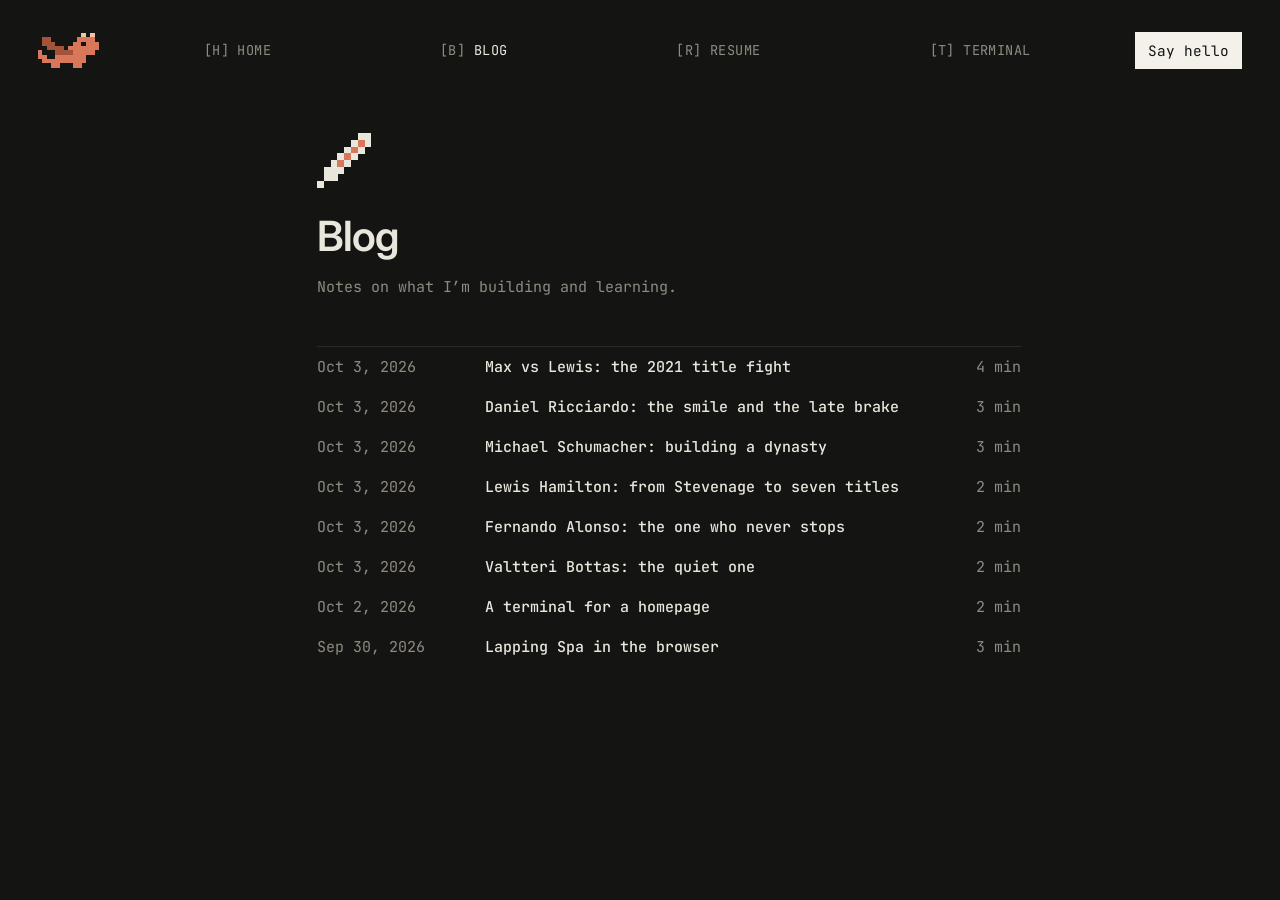
<file: blog/index.html>
<!doctype html>
<html lang="en">
<head>
<meta charset="utf-8" />
<meta name="viewport" content="width=device-width, initial-scale=1" />
<title>Blog · Avinash Kamadri</title>
<meta name="description" content="Notes from Avinash Kamadri on what I'm building and learning." />
<!-- meta:start -->
<link rel="canonical" href="https://avinashk.in/blog/" />
<link rel="icon" href="/favicon.svg" type="image/svg+xml" />
<link rel="alternate" type="application/rss+xml" title="Avinash Kamadri" href="/feed.xml" />
<meta property="og:type" content="website" />
<meta property="og:site_name" content="Avinash Kamadri" />
<meta property="og:title" content="Blog · Avinash Kamadri" />
<meta property="og:description" content="Notes on what I&#x27;m building and learning." />
<meta property="og:url" content="https://avinashk.in/blog/" />
<meta property="og:image" content="https://avinashk.in/og/blog.png" />
<meta property="og:image:width" content="1200" />
<meta property="og:image:height" content="630" />
<meta name="twitter:card" content="summary_large_image" />
<!-- meta:end -->
<link rel="preconnect" href="https://fonts.googleapis.com" />
<link rel="preconnect" href="https://fonts.gstatic.com" crossorigin />
<link href="https://fonts.googleapis.com/css2?family=Inter:wght@400;500;600&family=JetBrains+Mono:wght@400;500;700&display=swap" rel="stylesheet" />
<link rel="stylesheet" href="/blog/blog.css" />
<script>try { if (localStorage.getItem("theme") === "light") document.documentElement.dataset.theme = "light"; } catch (e) {}</script>
<script src="/assets/pixel.js" defer></script>
<script src="/blog/blog.js" defer></script>
</head>
<body>
  <header class="top">
    <a href="/" aria-label="Home"><svg class="mascot" data-pixel="dragon" aria-hidden="true"></svg></a>
    <nav aria-label="Site">
      <a href="/"><kbd>[H]</kbd> Home</a>
      <a href="/blog/" aria-current="page"><kbd>[B]</kbd> Blog</a>
      <a href="/resume/"><kbd>[R]</kbd> Resume</a>
      <a href="/#term"><kbd>[T]</kbd> Terminal</a>
    </nav>
    <a class="cta" href="mailto:avinashkamadri16@gmail.com">Say hello</a>
  </header>

  <main class="grid">
    <div class="col">
      <div class="index-head">
        <svg class="post-icon" data-pixel="pen" aria-hidden="true"></svg>
        <h1>Blog</h1>
        <p>Notes on what I&rsquo;m building and learning.</p>
      </div>
      <ul class="rows" id="post-list" aria-label="Posts"></ul>
    </div>
  </main>
<!-- Cloudflare Web Analytics --><script type='module' src='https://static.cloudflareinsights.com/beacon.min.js' data-cf-beacon='{"token": "6054816b2ec243258b588cc30bf32b37"}'></script><!-- End Cloudflare Web Analytics -->
</body>
</html>
</file>
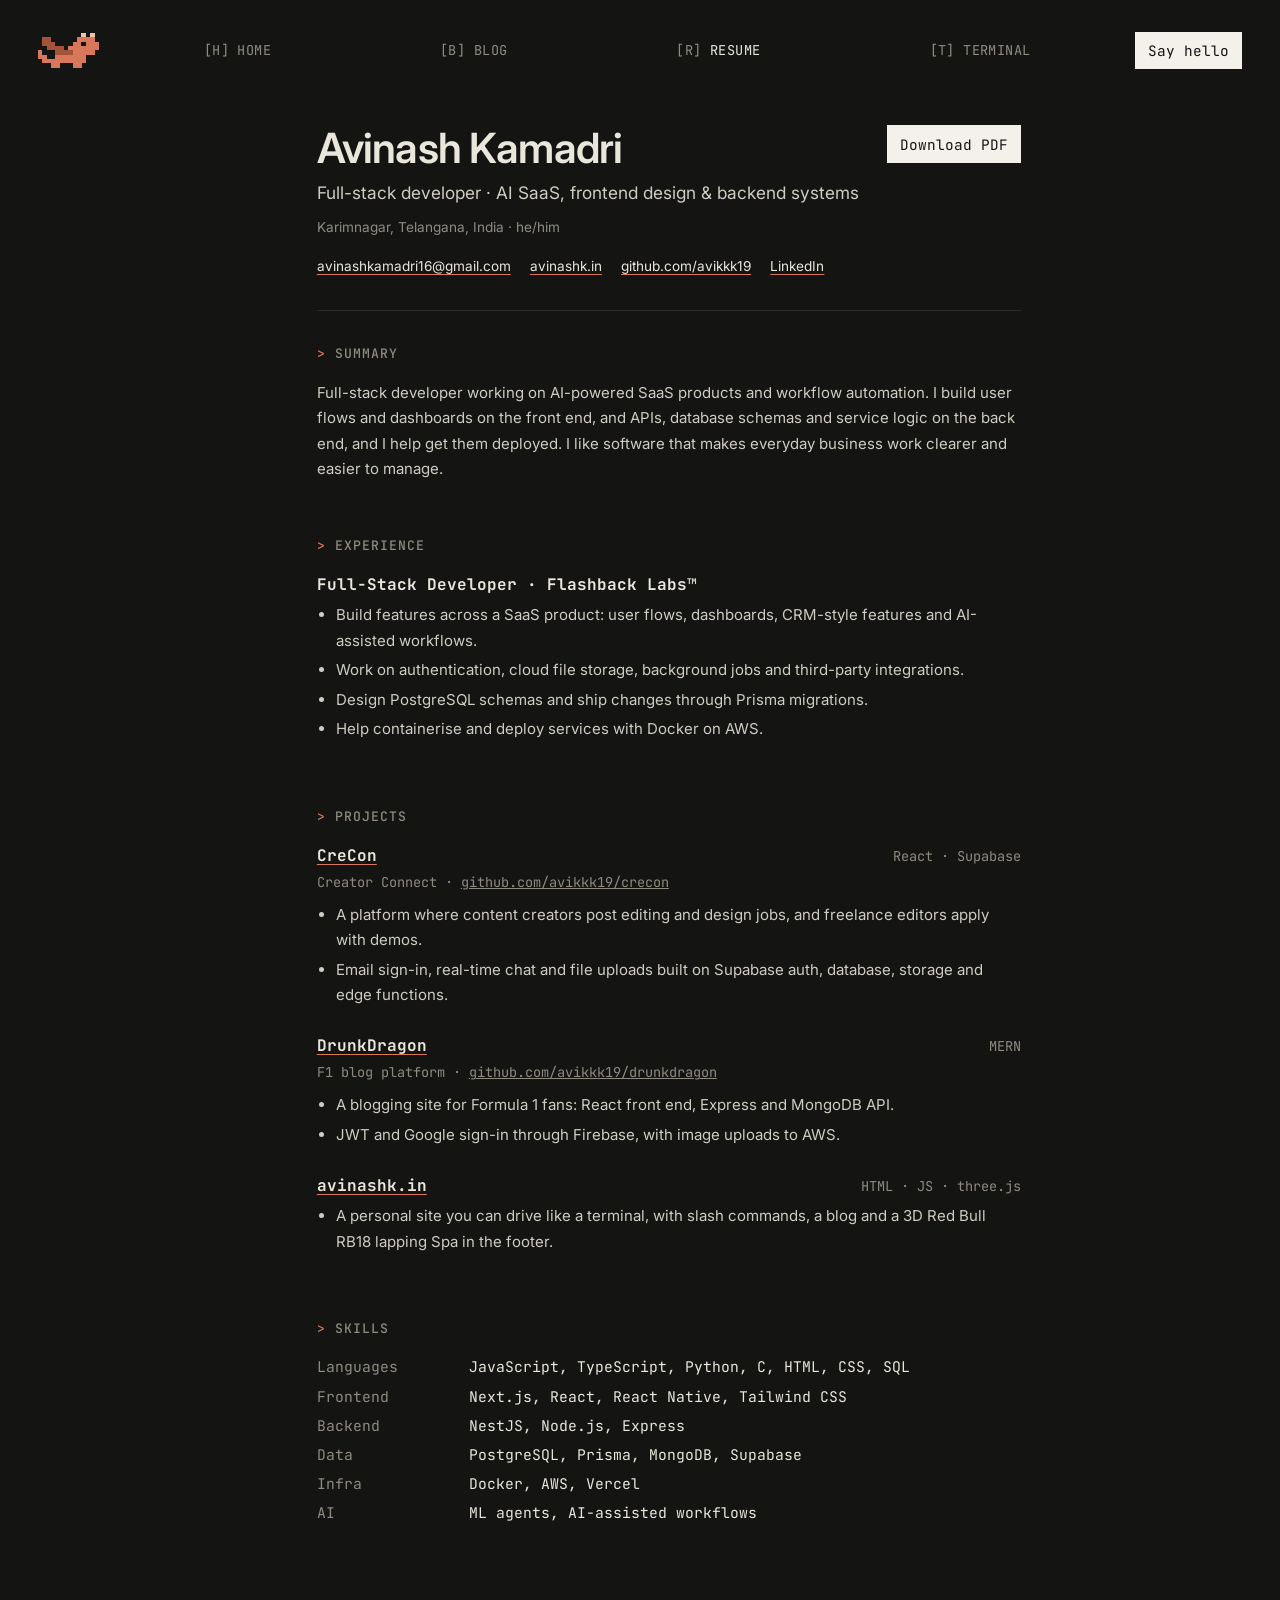
<file: resume/index.html>
<!doctype html>
<html lang="en">
<head>
<meta charset="utf-8" />
<meta name="viewport" content="width=device-width, initial-scale=1" />
<title>Resume · Avinash Kamadri</title>
<meta name="description" content="Avinash Kamadri's resume: full-stack developer working on web apps." />
<!-- meta:start -->
<link rel="canonical" href="https://avinashk.in/resume/" />
<link rel="icon" href="/favicon.svg" type="image/svg+xml" />
<link rel="alternate" type="application/rss+xml" title="Avinash Kamadri" href="/feed.xml" />
<meta property="og:type" content="website" />
<meta property="og:site_name" content="Avinash Kamadri" />
<meta property="og:title" content="Resume · Avinash Kamadri" />
<meta property="og:description" content="Avinash Kamadri&#x27;s resume: full-stack developer working on web apps." />
<meta property="og:url" content="https://avinashk.in/resume/" />
<meta property="og:image" content="https://avinashk.in/og/resume.png" />
<meta property="og:image:width" content="1200" />
<meta property="og:image:height" content="630" />
<meta name="twitter:card" content="summary_large_image" />
<!-- meta:end -->
<link rel="preconnect" href="https://fonts.googleapis.com" />
<link rel="preconnect" href="https://fonts.gstatic.com" crossorigin />
<link href="https://fonts.googleapis.com/css2?family=Inter:wght@400;500;600&family=JetBrains+Mono:wght@400;500;700&display=swap" rel="stylesheet" />
<link rel="stylesheet" href="/blog/blog.css" />
<script>try { if (localStorage.getItem("theme") === "light") document.documentElement.dataset.theme = "light"; } catch (e) {}</script>
<script src="/assets/pixel.js" defer></script>
<script src="/blog/blog.js" defer></script>
<style>
  .cv { padding: 3.5rem 0 5rem; }
  .cv-head { display: flex; justify-content: space-between; align-items: flex-start; gap: 1.5rem; flex-wrap: wrap; padding-bottom: 2rem; border-bottom: 1px solid var(--line); }
  .cv-head h1 { margin: 0 0 0.4rem; }
  .cv-head .role { margin: 0; font-family: var(--sans); font-size: 1.08rem; color: var(--body); }
  .cv-head .where { margin: 0.5rem 0 0; color: var(--dim); font-size: 0.85rem; }
  .cv-links { list-style: none; margin: 1rem 0 0; padding: 0; display: flex; flex-wrap: wrap; gap: 0.3rem 1.2rem; font-size: 0.85rem; }
  .cv-links a { color: var(--fg); text-decoration-color: var(--accent); text-underline-offset: 3px; }
  .pdf { display: inline-block; padding: 0.45rem 0.8rem; background: var(--inv-bg); color: var(--inv-fg); text-decoration: none; font-size: 0.9rem; white-space: nowrap; }
  .pdf:hover { background: var(--accent); color: #141413; }
  .cv section { padding: 2rem 0 0.4rem; }
  .cv h2 { margin: 0 0 1rem; font-size: 0.82rem; text-transform: uppercase; letter-spacing: 0.08em; color: var(--dim); font-weight: 500; }
  .cv h2::before { content: "> "; color: var(--accent); }
  .cv p, .cv li { font-family: var(--sans); color: var(--body); line-height: 1.7; }
  .cv p { margin: 0 0 0.9rem; }
  .item { margin-bottom: 1.6rem; }
  .item-top { display: flex; justify-content: space-between; gap: 1rem; flex-wrap: wrap; align-items: baseline; }
  .item h3 { margin: 0; font-size: 1rem; color: var(--fg); }
  .item h3 a { color: inherit; text-decoration-color: var(--accent); text-underline-offset: 3px; }
  .item .when { color: var(--dim); font-size: 0.85rem; white-space: nowrap; }
  .item .sub { margin: 0.15rem 0 0.5rem; color: var(--dim); font-size: 0.85rem; font-family: var(--mono); }
  .item ul { margin: 0.3rem 0 0; padding-left: 1.2rem; }
  .item li { margin-bottom: 0.25rem; }
  .skills { display: grid; grid-template-columns: 8.5rem 1fr; gap: 0.35rem 1rem; margin: 0; font-size: 0.92rem; }
  .skills dt { color: var(--dim); }
  .skills dd { margin: 0; color: var(--fg); }

  @media print {
    @page { size: A4; margin: 12mm 14mm; }
    h1 { font-size: 22pt; margin: 0 0 0.2rem; }
    .cv-head .role { font-size: 11pt; }
    .cv-links { margin-top: 0.5rem; }
    :root, :root[data-theme="light"] { --bg: #fff; --fg: #111; --body: #222; --dim: #555; --line: #ccc; --accent: #b4532f; }
    html { font-size: 9.6pt; }
    body { font-size: 1rem; background: #fff; }
    .top, .pdf, .post-nav { display: none !important; }
    .grid { display: block; padding: 0; }
    .cv { padding: 0; }
    .cv-head { padding-bottom: 0.8rem; }
    .cv section { padding-top: 0.9rem; }
    .cv h2 { break-after: avoid; }
    .cv h2 { margin-bottom: 0.5rem; }
    .item { margin-bottom: 0.65rem; break-inside: avoid; }
    .item .sub { margin: 0 0 0.25rem; }
    .skills { gap: 0.15rem 1rem; }
    .cv p, .cv li { line-height: 1.45; }
    .cv p { margin-bottom: 0.4rem; }
    a { text-decoration: none; }
  }
</style>
</head>
<body>
  <header class="top">
    <a href="/" aria-label="Home"><svg class="mascot" data-pixel="dragon" aria-hidden="true"></svg></a>
    <nav aria-label="Site">
      <a href="/"><kbd>[H]</kbd> Home</a>
      <a href="/blog/"><kbd>[B]</kbd> Blog</a>
      <a href="/resume/" aria-current="page"><kbd>[R]</kbd> Resume</a>
      <a href="/#term"><kbd>[T]</kbd> Terminal</a>
    </nav>
    <a class="cta" href="mailto:avinashkamadri16@gmail.com">Say hello</a>
  </header>

  <main class="grid">
    <div class="col cv">
      <div class="cv-head">
        <div>
          <h1>Avinash Kamadri</h1>
          <p class="role">Full-stack developer &middot; AI SaaS, frontend design &amp; backend systems</p>
          <p class="where">Karimnagar, Telangana, India &middot; he/him</p>
          <ul class="cv-links">
            <li><a href="mailto:avinashkamadri16@gmail.com">avinashkamadri16@gmail.com</a></li>
            <li><a href="https://avinashk.in">avinashk.in</a></li>
            <li><a href="https://github.com/avikkk19">github.com/avikkk19</a></li>
            <li><a href="https://www.linkedin.com/in/avinash-kamadri-28246935a/">LinkedIn</a></li>
          </ul>
        </div>
        <a class="pdf" href="/resume/avinash-kamadri-resume.pdf" download>Download PDF</a>
      </div>

      <section aria-labelledby="s-summary">
        <h2 id="s-summary">Summary</h2>
        <p>Full-stack developer working on AI-powered SaaS products and workflow automation. I build user flows and dashboards on the front end, and APIs, database schemas and service logic on the back end, and I help get them deployed. I like software that makes everyday business work clearer and easier to manage.</p>
      </section>

      <section aria-labelledby="s-exp">
        <h2 id="s-exp">Experience</h2>
        <div class="item">
          <div class="item-top"><h3>Full-Stack Developer &middot; Flashback Labs&trade;</h3></div>
          <ul>
            <li>Build features across a SaaS product: user flows, dashboards, CRM-style features and AI-assisted workflows.</li>
            <li>Work on authentication, cloud file storage, background jobs and third-party integrations.</li>
            <li>Design PostgreSQL schemas and ship changes through Prisma migrations.</li>
            <li>Help containerise and deploy services with Docker on AWS.</li>
          </ul>
        </div>
      </section>

      <section aria-labelledby="s-proj">
        <h2 id="s-proj">Projects</h2>
        <div class="item">
          <div class="item-top"><h3><a href="https://crecon.vercel.app">CreCon</a></h3><span class="when">React · Supabase</span></div>
          <p class="sub">Creator Connect &middot; <a href="https://github.com/avikkk19/crecon">github.com/avikkk19/crecon</a></p>
          <ul>
            <li>A platform where content creators post editing and design jobs, and freelance editors apply with demos.</li>
            <li>Email sign-in, real-time chat and file uploads built on Supabase auth, database, storage and edge functions.</li>
          </ul>
        </div>
        <div class="item">
          <div class="item-top"><h3><a href="https://drunkdragon.vercel.app">DrunkDragon</a></h3><span class="when">MERN</span></div>
          <p class="sub">F1 blog platform &middot; <a href="https://github.com/avikkk19/drunkdragon">github.com/avikkk19/drunkdragon</a></p>
          <ul>
            <li>A blogging site for Formula 1 fans: React front end, Express and MongoDB API.</li>
            <li>JWT and Google sign-in through Firebase, with image uploads to AWS.</li>
          </ul>
        </div>
        <div class="item">
          <div class="item-top"><h3><a href="https://avinashk.in">avinashk.in</a></h3><span class="when">HTML · JS · three.js</span></div>
          <ul>
            <li>A personal site you can drive like a terminal, with slash commands, a blog and a 3D Red Bull RB18 lapping Spa in the footer.</li>
          </ul>
        </div>
      </section>

      <section aria-labelledby="s-skills">
        <h2 id="s-skills">Skills</h2>
        <dl class="skills">
          <dt>Languages</dt><dd>JavaScript, TypeScript, Python, C, HTML, CSS, SQL</dd>
          <dt>Frontend</dt><dd>Next.js, React, React Native, Tailwind CSS</dd>
          <dt>Backend</dt><dd>NestJS, Node.js, Express</dd>
          <dt>Data</dt><dd>PostgreSQL, Prisma, MongoDB, Supabase</dd>
          <dt>Infra</dt><dd>Docker, AWS, Vercel</dd>
          <dt>AI</dt><dd>ML agents, AI-assisted workflows</dd>
        </dl>
      </section>
    </div>
  </main>
</body>
</html>
</file>
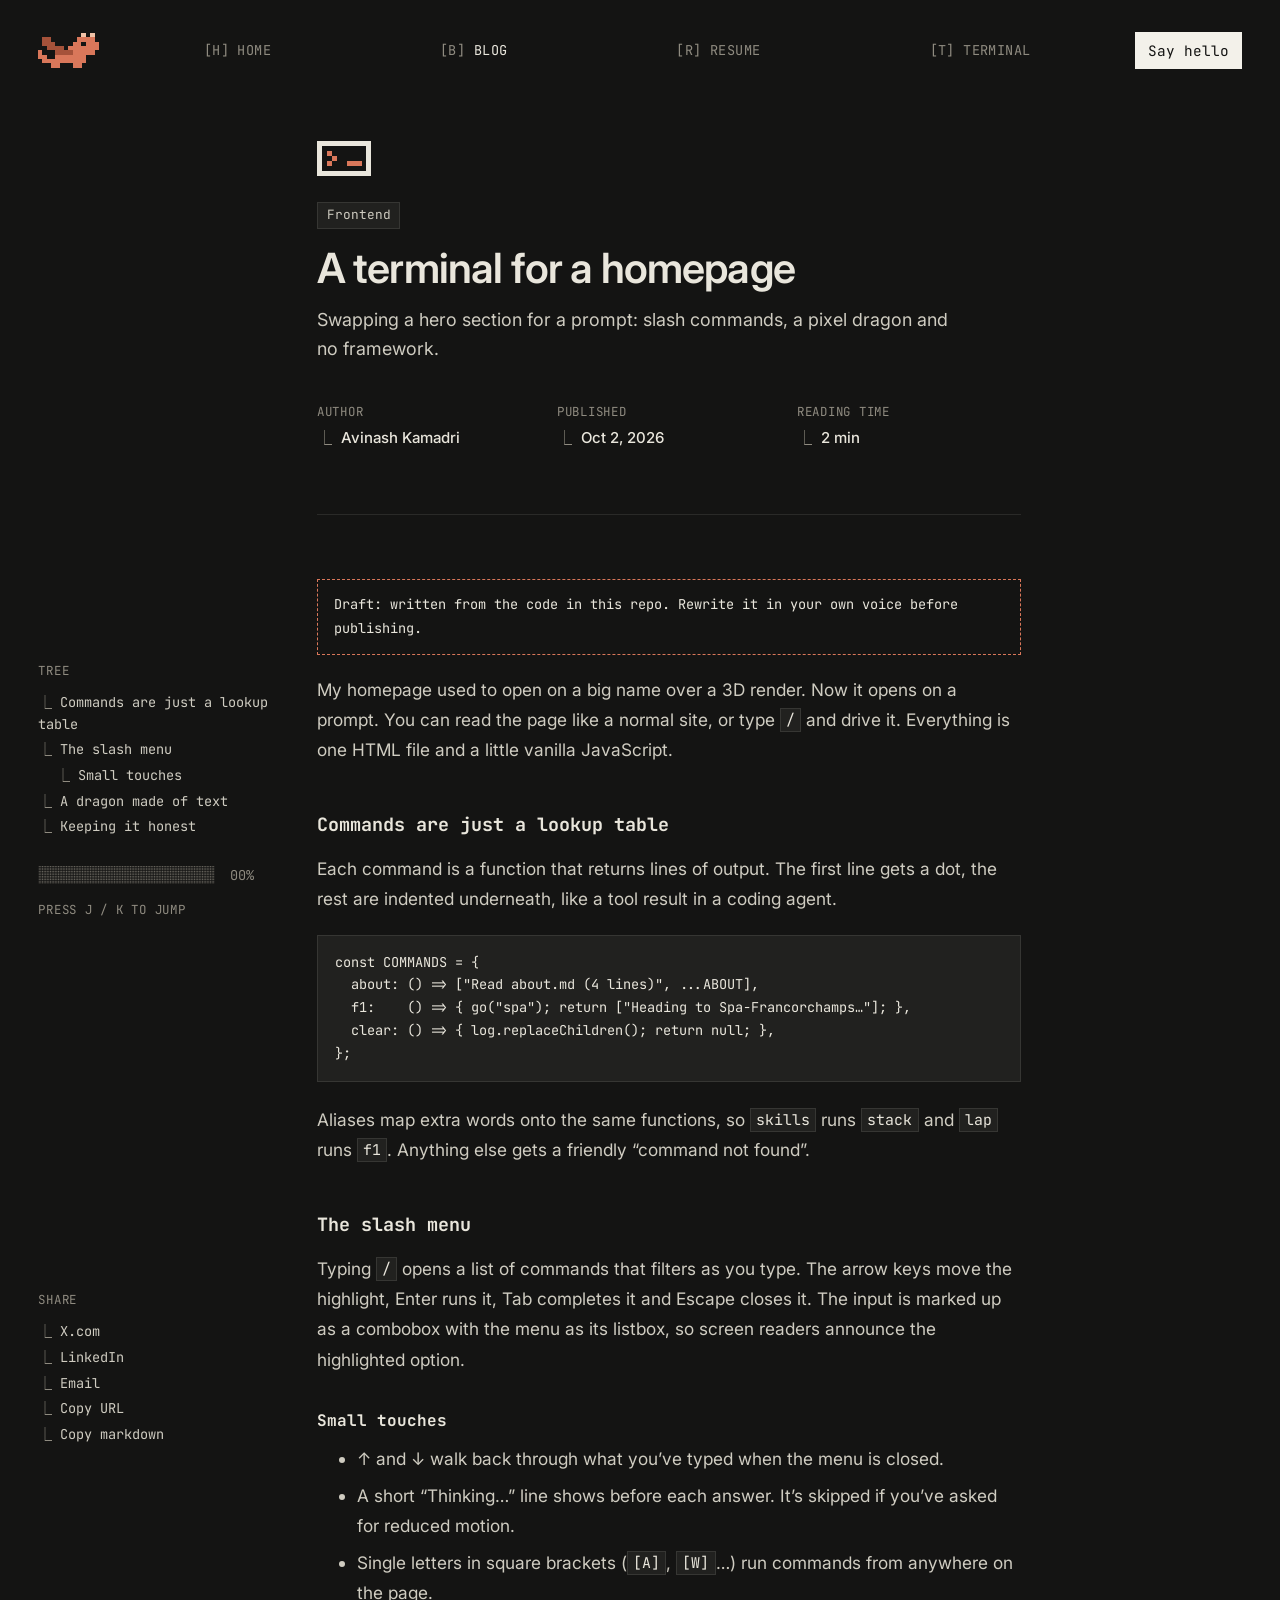
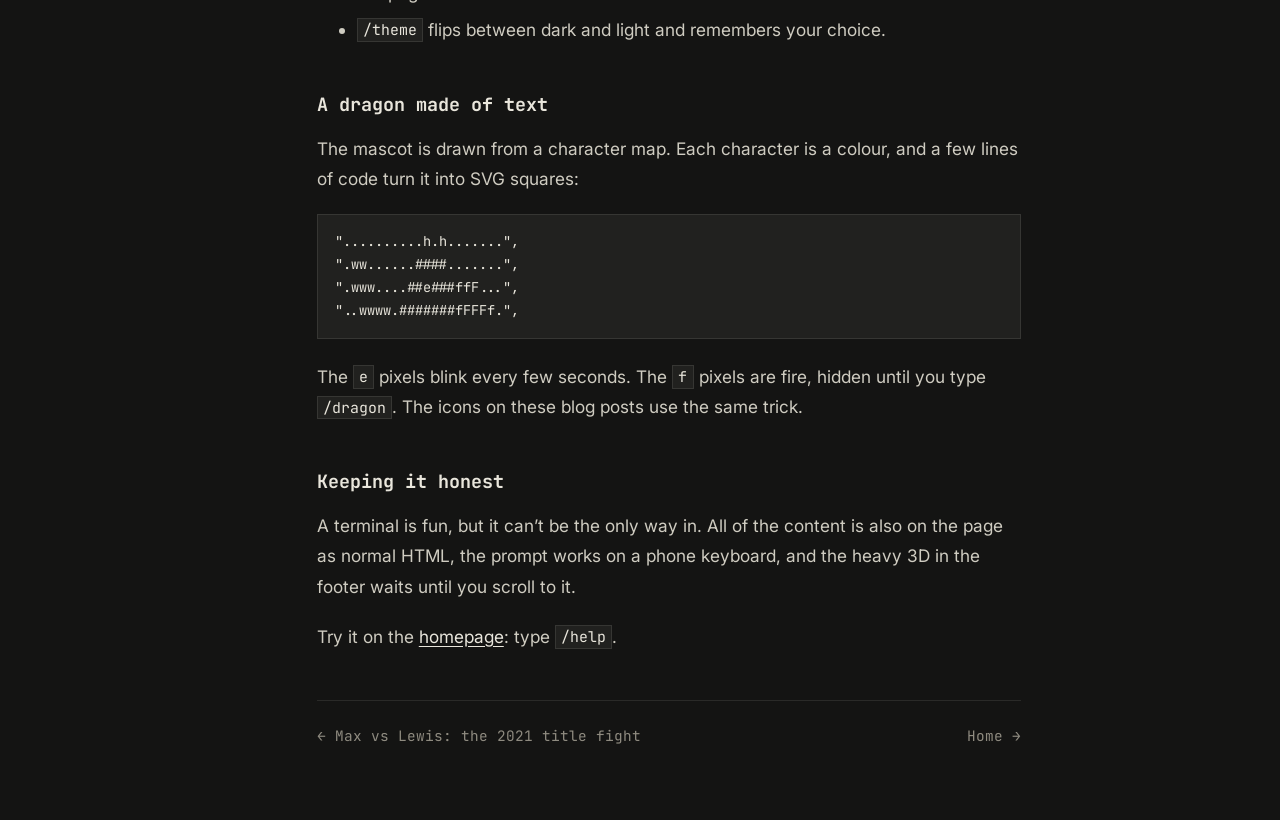
<file: blog/a-terminal-for-a-homepage/index.html>
<!doctype html>
<html lang="en">
<head>
<meta charset="utf-8" />
<meta name="viewport" content="width=device-width, initial-scale=1" />
<title>A terminal for a homepage · Avinash Kamadri</title>
<meta name="description" content="Swapping a hero section for a prompt: slash commands, a pixel dragon and no framework." />
<!-- meta:start -->
<link rel="canonical" href="https://avinashk.in/blog/a-terminal-for-a-homepage/" />
<link rel="icon" href="/favicon.svg" type="image/svg+xml" />
<link rel="alternate" type="application/rss+xml" title="Avinash Kamadri" href="/feed.xml" />
<meta property="og:type" content="article" />
<meta property="og:site_name" content="Avinash Kamadri" />
<meta property="og:title" content="A terminal for a homepage" />
<meta property="og:description" content="Swapping a hero section for a prompt: slash commands, a pixel dragon and no framework." />
<meta property="og:url" content="https://avinashk.in/blog/a-terminal-for-a-homepage/" />
<meta property="og:image" content="https://avinashk.in/og/a-terminal-for-a-homepage.png" />
<meta property="og:image:width" content="1200" />
<meta property="og:image:height" content="630" />
<meta name="twitter:card" content="summary_large_image" />
<meta property="article:published_time" content="2026-10-02" />
<meta property="article:author" content="Avinash Kamadri" />
<!-- meta:end -->
<link rel="preconnect" href="https://fonts.googleapis.com" />
<link rel="preconnect" href="https://fonts.gstatic.com" crossorigin />
<link href="https://fonts.googleapis.com/css2?family=Inter:wght@400;500;600&family=JetBrains+Mono:wght@400;500;700&display=swap" rel="stylesheet" />
<link rel="stylesheet" href="/blog/blog.css" />
<script>try { if (localStorage.getItem("theme") === "light") document.documentElement.dataset.theme = "light"; } catch (e) {}</script>
<script src="/assets/pixel.js" defer></script>
<script src="/blog/blog.js" defer></script>
</head>
<body>
  <header class="top">
    <a href="/" aria-label="Home"><svg class="mascot" data-pixel="dragon" aria-hidden="true"></svg></a>
    <nav aria-label="Site">
      <a href="/"><kbd>[H]</kbd> Home</a>
      <a href="/blog/" aria-current="page"><kbd>[B]</kbd> Blog</a>
      <a href="/resume/"><kbd>[R]</kbd> Resume</a>
      <a href="/#term"><kbd>[T]</kbd> Terminal</a>
    </nav>
    <a class="cta" href="mailto:avinashkamadri16@gmail.com">Say hello</a>
  </header>

  <div class="grid post-head-wrap">
    <div class="col post-head">
      <svg class="post-icon" data-pixel="prompt" aria-hidden="true"></svg>
      <span class="tag">Frontend</span>
      <h1>A terminal for a homepage</h1>
      <p class="dek">Swapping a hero section for a prompt: slash commands, a pixel dragon and no framework.</p>
      <dl class="meta">
        <div><dt>Author</dt><dd>Avinash Kamadri</dd></div>
        <div><dt>Published</dt><dd><time datetime="2026-10-02">Oct 2, 2026</time></dd></div>
        <div><dt>Reading time</dt><dd data-reading>2 min</dd></div>
      </dl>
    </div>
  </div>

  <div class="grid body">
    <aside class="rail" aria-label="On this page">
      <div class="rail-in">
        <div>
          <p class="rail-title">A terminal for a homepage</p>
          <p class="lbl">Tree</p>
          <ol class="tree" id="tree"></ol>
          <p class="bar" id="bar" aria-hidden="true"></p>
          <p class="lbl keys">Press J / K to jump</p>
        </div>
        <div class="share">
          <p class="lbl">Share</p>
          <ul>
            <li><a id="share-x" href="#" target="_blank" rel="noopener">X.com</a></li>
            <li><a id="share-li" href="#" target="_blank" rel="noopener">LinkedIn</a></li>
            <li><a id="share-mail" href="#">Email</a></li>
            <li><button type="button" id="copy-url">Copy URL</button></li>
            <li><button type="button" id="copy-md">Copy markdown</button></li>
          </ul>
        </div>
      </div>
    </aside>

    <article>
      <p class="draft">Draft: written from the code in this repo. Rewrite it in your own voice before publishing.</p>

      <p>My homepage used to open on a big name over a 3D render. Now it opens on a prompt. You can read the page like a normal site, or type <code>/</code> and drive it. Everything is one HTML file and a little vanilla JavaScript.</p>

      <h2>Commands are just a lookup table</h2>
      <p>Each command is a function that returns lines of output. The first line gets a dot, the rest are indented underneath, like a tool result in a coding agent.</p>
<pre><code>const COMMANDS = {
  about: () =&gt; ["Read about.md (4 lines)", ...ABOUT],
  f1:    () =&gt; { go("spa"); return ["Heading to Spa-Francorchamps…"]; },
  clear: () =&gt; { log.replaceChildren(); return null; },
};</code></pre>
      <p>Aliases map extra words onto the same functions, so <code>skills</code> runs <code>stack</code> and <code>lap</code> runs <code>f1</code>. Anything else gets a friendly &ldquo;command not found&rdquo;.</p>

      <h2>The slash menu</h2>
      <p>Typing <code>/</code> opens a list of commands that filters as you type. The arrow keys move the highlight, Enter runs it, Tab completes it and Escape closes it. The input is marked up as a combobox with the menu as its listbox, so screen readers announce the highlighted option.</p>
      <h3>Small touches</h3>
      <ul>
        <li>&uarr; and &darr; walk back through what you&rsquo;ve typed when the menu is closed.</li>
        <li>A short &ldquo;Thinking&hellip;&rdquo; line shows before each answer. It&rsquo;s skipped if you&rsquo;ve asked for reduced motion.</li>
        <li>Single letters in square brackets (<code>[A]</code>, <code>[W]</code>&hellip;) run commands from anywhere on the page.</li>
        <li><code>/theme</code> flips between dark and light and remembers your choice.</li>
      </ul>

      <h2>A dragon made of text</h2>
      <p>The mascot is drawn from a character map. Each character is a colour, and a few lines of code turn it into SVG squares:</p>
<pre><code>"..........h.h.......",
".ww......####.......",
".www....##e###ffF...",
"..wwww.#######fFFFf.",</code></pre>
      <p>The <code>e</code> pixels blink every few seconds. The <code>f</code> pixels are fire, hidden until you type <code>/dragon</code>. The icons on these blog posts use the same trick.</p>

      <h2>Keeping it honest</h2>
      <p>A terminal is fun, but it can&rsquo;t be the only way in. All of the content is also on the page as normal HTML, the prompt works on a phone keyboard, and the heavy 3D in the footer waits until you scroll to it.</p>
      <p>Try it on the <a href="/">homepage</a>: type <code>/help</code>.</p>

      <nav class="post-nav" aria-label="More posts"></nav>
    </article>
  </div>
<!-- Cloudflare Web Analytics --><script type='module' src='https://static.cloudflareinsights.com/beacon.min.js' data-cf-beacon='{"token": "6054816b2ec243258b588cc30bf32b37"}'></script><!-- End Cloudflare Web Analytics -->
</body>
</html>
</file>
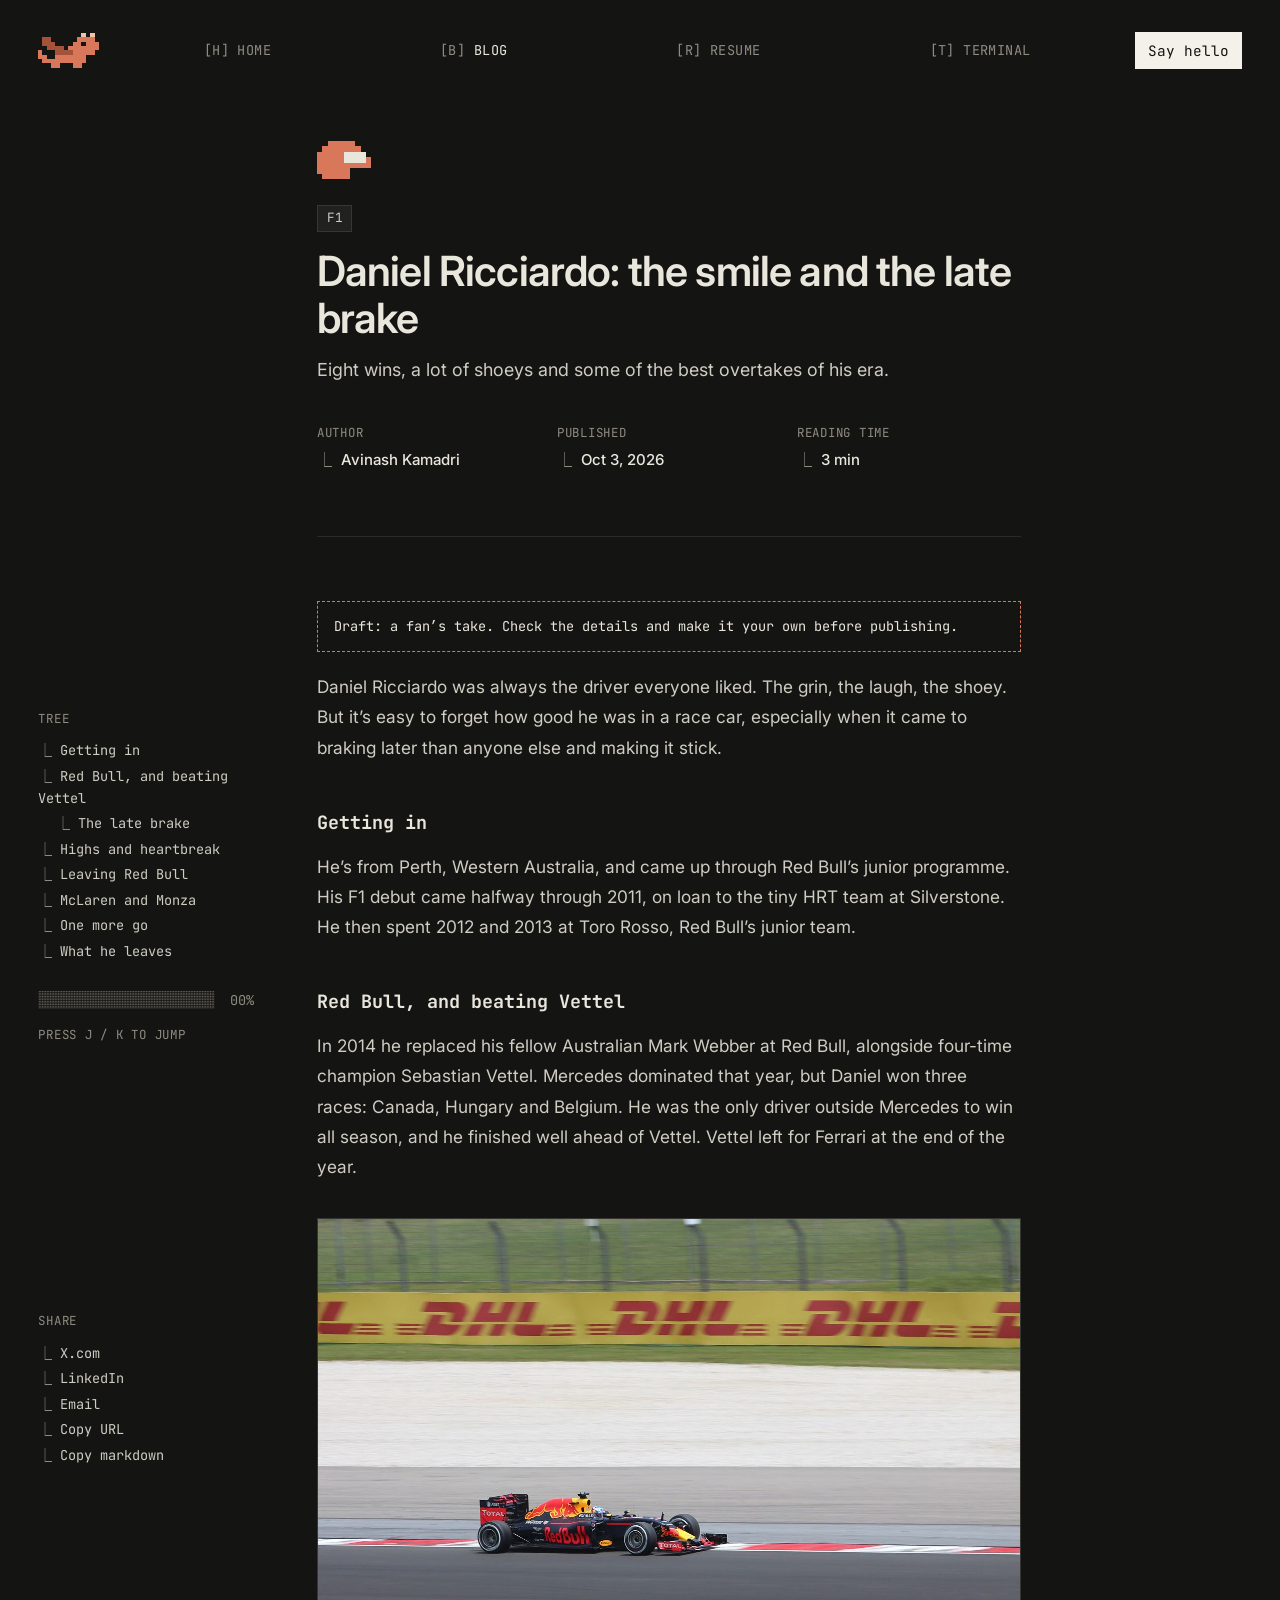
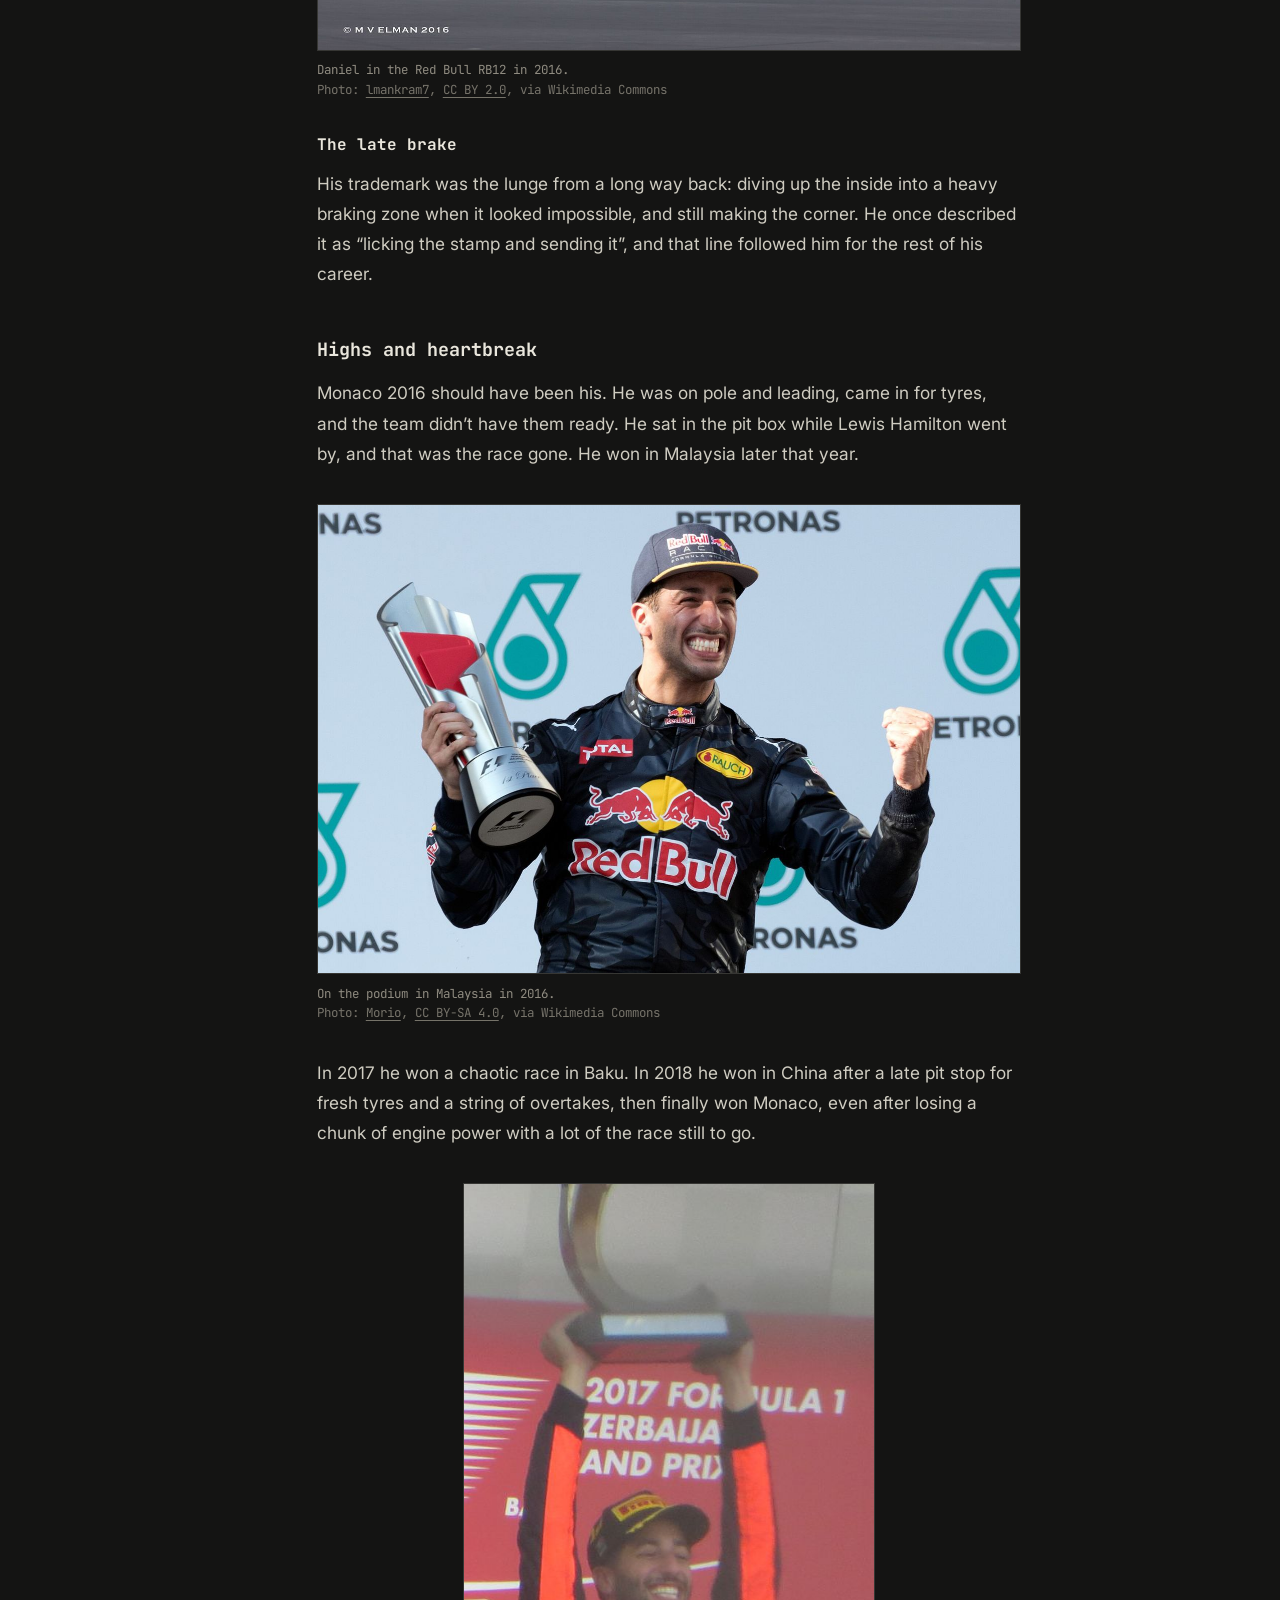
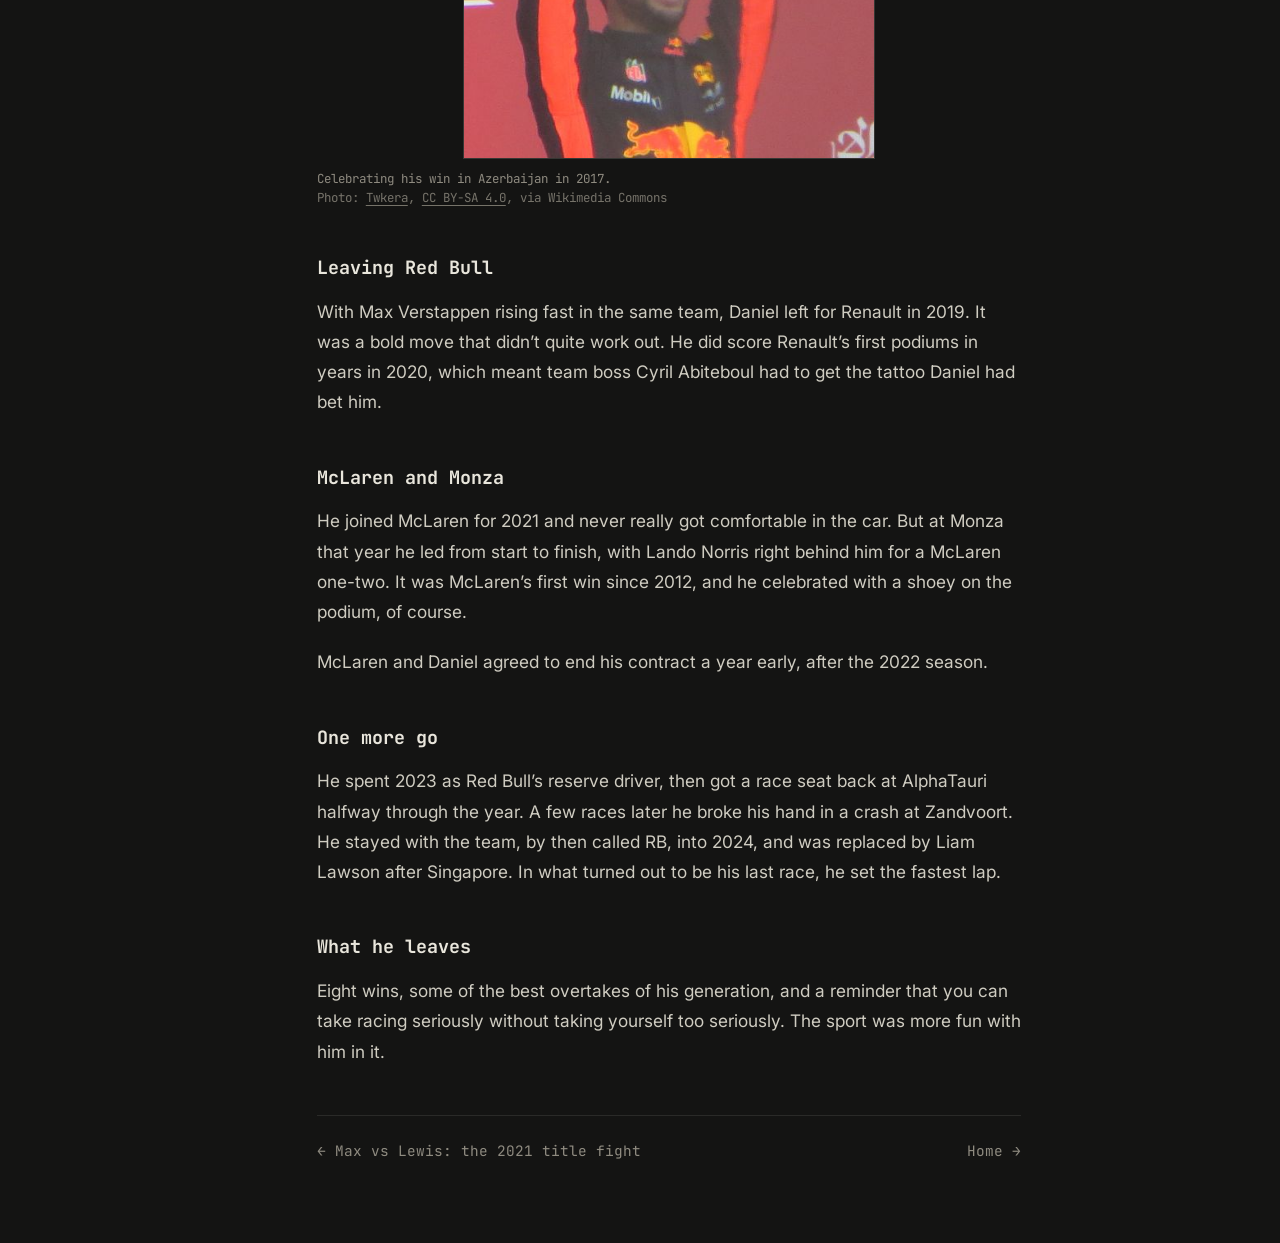
<file: blog/daniel-ricciardo-career/index.html>
<!doctype html>
<html lang="en">
<head>
<meta charset="utf-8" />
<meta name="viewport" content="width=device-width, initial-scale=1" />
<title>Daniel Ricciardo: the smile and the late brake · Avinash Kamadri</title>
<meta name="description" content="Eight wins, a lot of shoeys and some of the best overtakes of his era." />
<!-- meta:start -->
<link rel="canonical" href="https://avinashk.in/blog/daniel-ricciardo-career/" />
<link rel="icon" href="/favicon.svg" type="image/svg+xml" />
<link rel="alternate" type="application/rss+xml" title="Avinash Kamadri" href="/feed.xml" />
<meta property="og:type" content="article" />
<meta property="og:site_name" content="Avinash Kamadri" />
<meta property="og:title" content="Daniel Ricciardo: the smile and the late brake" />
<meta property="og:description" content="Eight wins, a lot of shoeys and some of the best overtakes of his era." />
<meta property="og:url" content="https://avinashk.in/blog/daniel-ricciardo-career/" />
<meta property="og:image" content="https://avinashk.in/og/daniel-ricciardo-career.png" />
<meta property="og:image:width" content="1200" />
<meta property="og:image:height" content="630" />
<meta name="twitter:card" content="summary_large_image" />
<meta property="article:published_time" content="2026-10-03" />
<meta property="article:author" content="Avinash Kamadri" />
<!-- meta:end -->
<link rel="preconnect" href="https://fonts.googleapis.com" />
<link rel="preconnect" href="https://fonts.gstatic.com" crossorigin />
<link href="https://fonts.googleapis.com/css2?family=Inter:wght@400;500;600&family=JetBrains+Mono:wght@400;500;700&display=swap" rel="stylesheet" />
<link rel="stylesheet" href="/blog/blog.css" />
<script>try { if (localStorage.getItem("theme") === "light") document.documentElement.dataset.theme = "light"; } catch (e) {}</script>
<script src="/assets/pixel.js" defer></script>
<script src="/blog/blog.js" defer></script>
</head>
<body>
  <header class="top">
    <a href="/" aria-label="Home"><svg class="mascot" data-pixel="dragon" aria-hidden="true"></svg></a>
    <nav aria-label="Site">
      <a href="/"><kbd>[H]</kbd> Home</a>
      <a href="/blog/" aria-current="page"><kbd>[B]</kbd> Blog</a>
      <a href="/resume/"><kbd>[R]</kbd> Resume</a>
      <a href="/#term"><kbd>[T]</kbd> Terminal</a>
    </nav>
    <a class="cta" href="mailto:avinashkamadri16@gmail.com">Say hello</a>
  </header>

  <div class="grid post-head-wrap">
    <div class="col post-head">
      <svg class="post-icon" data-pixel="helmet" aria-hidden="true"></svg>
      <span class="tag">F1</span>
      <h1>Daniel Ricciardo: the smile and the late brake</h1>
      <p class="dek">Eight wins, a lot of shoeys and some of the best overtakes of his era.</p>
      <dl class="meta">
        <div><dt>Author</dt><dd>Avinash Kamadri</dd></div>
        <div><dt>Published</dt><dd><time datetime="2026-10-03">Oct 3, 2026</time></dd></div>
        <div><dt>Reading time</dt><dd data-reading>3 min</dd></div>
      </dl>
    </div>
  </div>

  <div class="grid body">
    <aside class="rail" aria-label="On this page">
      <div class="rail-in">
        <div>
          <p class="rail-title">Daniel Ricciardo: the smile and the late brake</p>
          <p class="lbl">Tree</p>
          <ol class="tree" id="tree"></ol>
          <p class="bar" id="bar" aria-hidden="true"></p>
          <p class="lbl keys">Press J / K to jump</p>
        </div>
        <div class="share">
          <p class="lbl">Share</p>
          <ul>
            <li><a id="share-x" href="#" target="_blank" rel="noopener">X.com</a></li>
            <li><a id="share-li" href="#" target="_blank" rel="noopener">LinkedIn</a></li>
            <li><a id="share-mail" href="#">Email</a></li>
            <li><button type="button" id="copy-url">Copy URL</button></li>
            <li><button type="button" id="copy-md">Copy markdown</button></li>
          </ul>
        </div>
      </div>
    </aside>

    <article>
      <p class="draft">Draft: a fan&rsquo;s take. Check the details and make it your own before publishing.</p>

      <p>Daniel Ricciardo was always the driver everyone liked. The grin, the laugh, the shoey. But it&rsquo;s easy to forget how good he was in a race car, especially when it came to braking later than anyone else and making it stick.</p>

      <h2>Getting in</h2>
      <p>He&rsquo;s from Perth, Western Australia, and came up through Red Bull&rsquo;s junior programme. His F1 debut came halfway through 2011, on loan to the tiny HRT team at Silverstone. He then spent 2012 and 2013 at Toro Rosso, Red Bull&rsquo;s junior team.</p>

      <h2>Red Bull, and beating Vettel</h2>
      <p>In 2014 he replaced his fellow Australian Mark Webber at Red Bull, alongside four-time champion Sebastian Vettel. Mercedes dominated that year, but Daniel won three races: Canada, Hungary and Belgium. He was the only driver outside Mercedes to win all season, and he finished well ahead of Vettel. Vettel left for Ferrari at the end of the year.</p>
      <figure>
        <img src="/blog/img/ricciardo-1.jpg" width="1400" height="860" loading="lazy" decoding="async" alt="Daniel Ricciardo driving the Red Bull RB12" />
        <figcaption>Daniel in the Red Bull RB12 in 2016. <span class="credit">Photo: <a href="https://commons.wikimedia.org/wiki/File:Daniel_Ricciardo_-_Red_Bull_Racing_RB12_(29462642174).jpg">lmankram7</a>, <a href="https://creativecommons.org/licenses/by/2.0">CC BY 2.0</a>, via Wikimedia Commons</span></figcaption>
      </figure>
      <h3>The late brake</h3>
      <p>His trademark was the lunge from a long way back: diving up the inside into a heavy braking zone when it looked impossible, and still making the corner. He once described it as &ldquo;licking the stamp and sending it&rdquo;, and that line followed him for the rest of his career.</p>

      <h2>Highs and heartbreak</h2>
      <p>Monaco 2016 should have been his. He was on pole and leading, came in for tyres, and the team didn&rsquo;t have them ready. He sat in the pit box while Lewis Hamilton went by, and that was the race gone. He won in Malaysia later that year.</p>
      <figure>
        <img src="/blog/img/ricciardo-2.jpg" width="1400" height="933" loading="lazy" decoding="async" alt="Daniel Ricciardo on the podium at the 2016 Malaysian Grand Prix" />
        <figcaption>On the podium in Malaysia in 2016. <span class="credit">Photo: <a href="https://commons.wikimedia.org/wiki/File:Daniel_Ricciardo_2016_Malaysia_podium.jpg">Morio</a>, <a href="https://creativecommons.org/licenses/by-sa/4.0">CC BY-SA 4.0</a>, via Wikimedia Commons</span></figcaption>
      </figure>
      <p>In 2017 he won a chaotic race in Baku. In 2018 he won in China after a late pit stop for fresh tyres and a string of overtakes, then finally won Monaco, even after losing a chunk of engine power with a lot of the race still to go.</p>
      <figure>
        <img src="/blog/img/ricciardo-3.jpg" width="500" height="700" loading="lazy" decoding="async" alt="Daniel Ricciardo celebrating first place at the 2017 Azerbaijan Grand Prix" />
        <figcaption>Celebrating his win in Azerbaijan in 2017. <span class="credit">Photo: <a href="https://commons.wikimedia.org/wiki/File:Daniel_Ricciardo_won_Azerbaijan_GP_2017.png">Twkera</a>, <a href="https://creativecommons.org/licenses/by-sa/4.0">CC BY-SA 4.0</a>, via Wikimedia Commons</span></figcaption>
      </figure>

      <h2>Leaving Red Bull</h2>
      <p>With Max Verstappen rising fast in the same team, Daniel left for Renault in 2019. It was a bold move that didn&rsquo;t quite work out. He did score Renault&rsquo;s first podiums in years in 2020, which meant team boss Cyril Abiteboul had to get the tattoo Daniel had bet him.</p>

      <h2>McLaren and Monza</h2>
      <p>He joined McLaren for 2021 and never really got comfortable in the car. But at Monza that year he led from start to finish, with Lando Norris right behind him for a McLaren one-two. It was McLaren&rsquo;s first win since 2012, and he celebrated with a shoey on the podium, of course.</p>
      <p>McLaren and Daniel agreed to end his contract a year early, after the 2022 season.</p>

      <h2>One more go</h2>
      <p>He spent 2023 as Red Bull&rsquo;s reserve driver, then got a race seat back at AlphaTauri halfway through the year. A few races later he broke his hand in a crash at Zandvoort. He stayed with the team, by then called RB, into 2024, and was replaced by Liam Lawson after Singapore. In what turned out to be his last race, he set the fastest lap.</p>

      <h2>What he leaves</h2>
      <p>Eight wins, some of the best overtakes of his generation, and a reminder that you can take racing seriously without taking yourself too seriously. The sport was more fun with him in it.</p>
      <nav class="post-nav" aria-label="More posts"></nav>
    </article>
  </div>
<!-- Cloudflare Web Analytics --><script type='module' src='https://static.cloudflareinsights.com/beacon.min.js' data-cf-beacon='{"token": "6054816b2ec243258b588cc30bf32b37"}'></script><!-- End Cloudflare Web Analytics -->
</body>
</html>
</file>
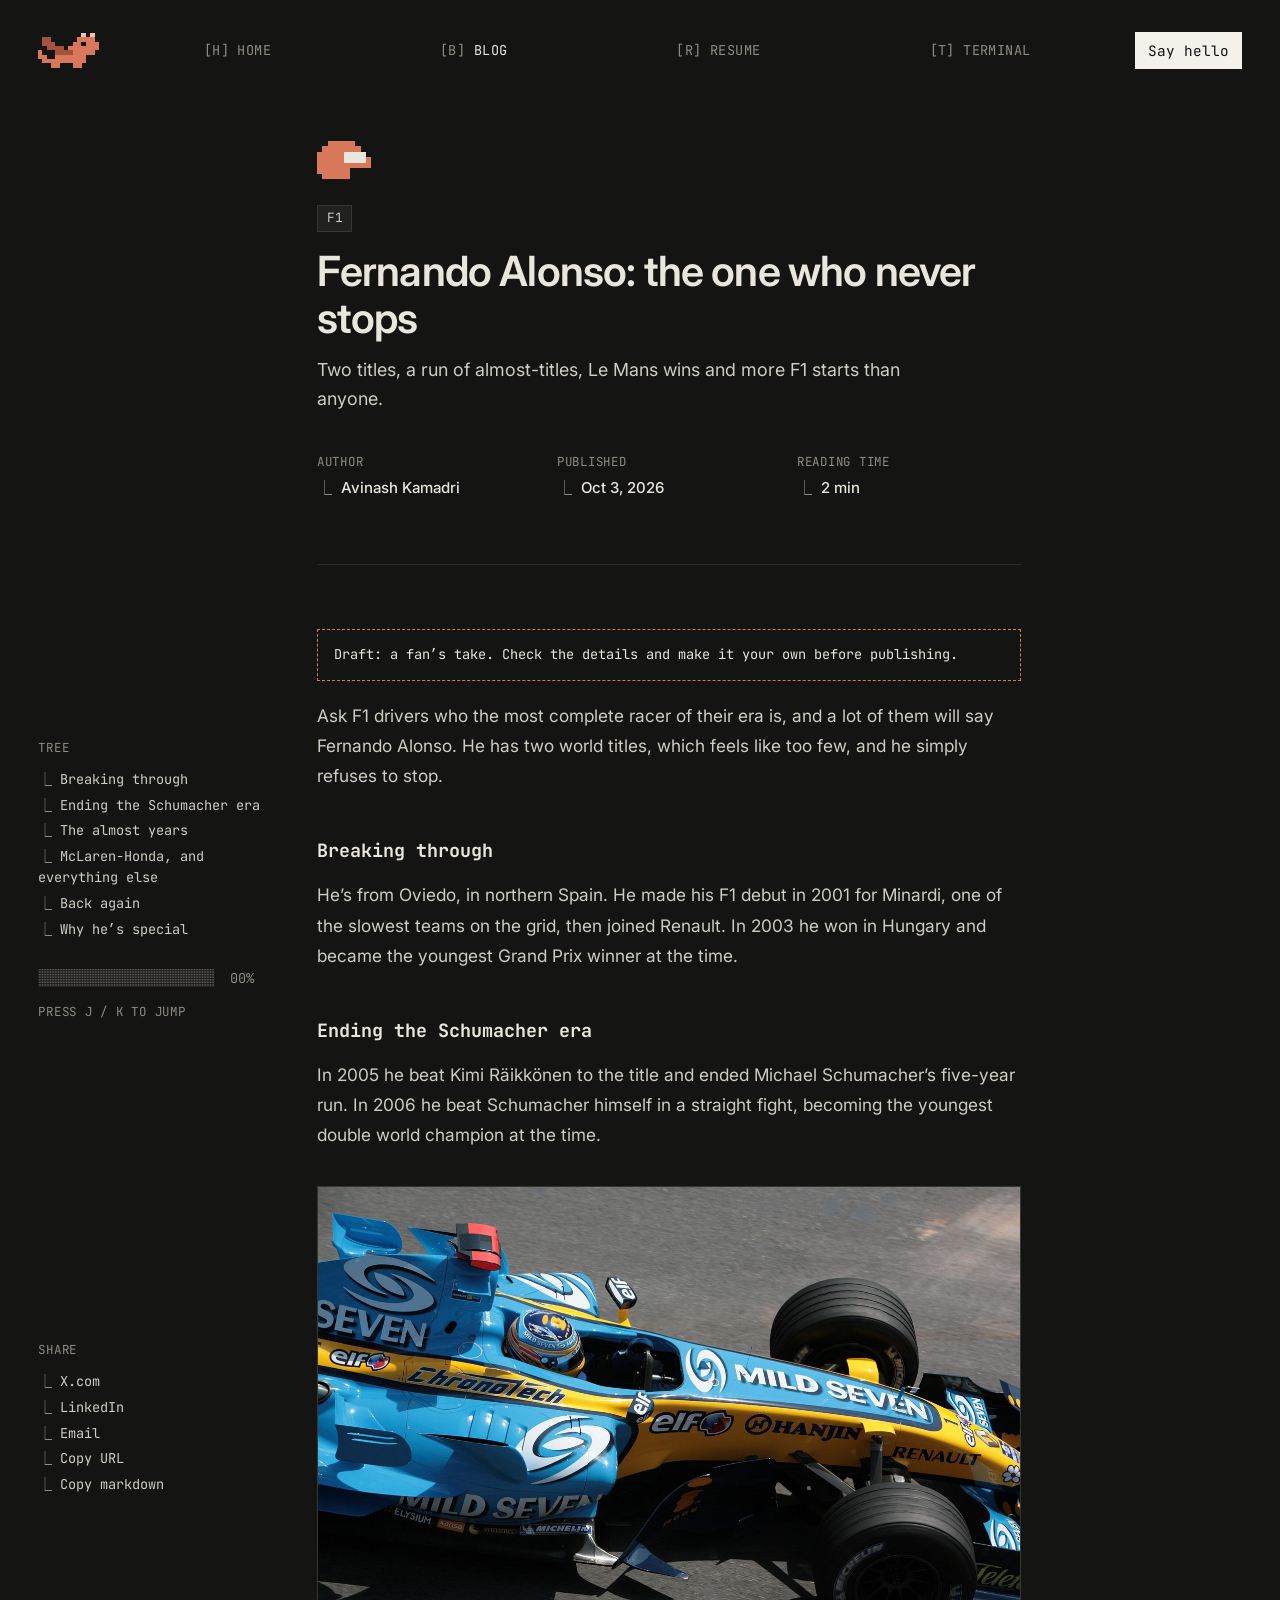
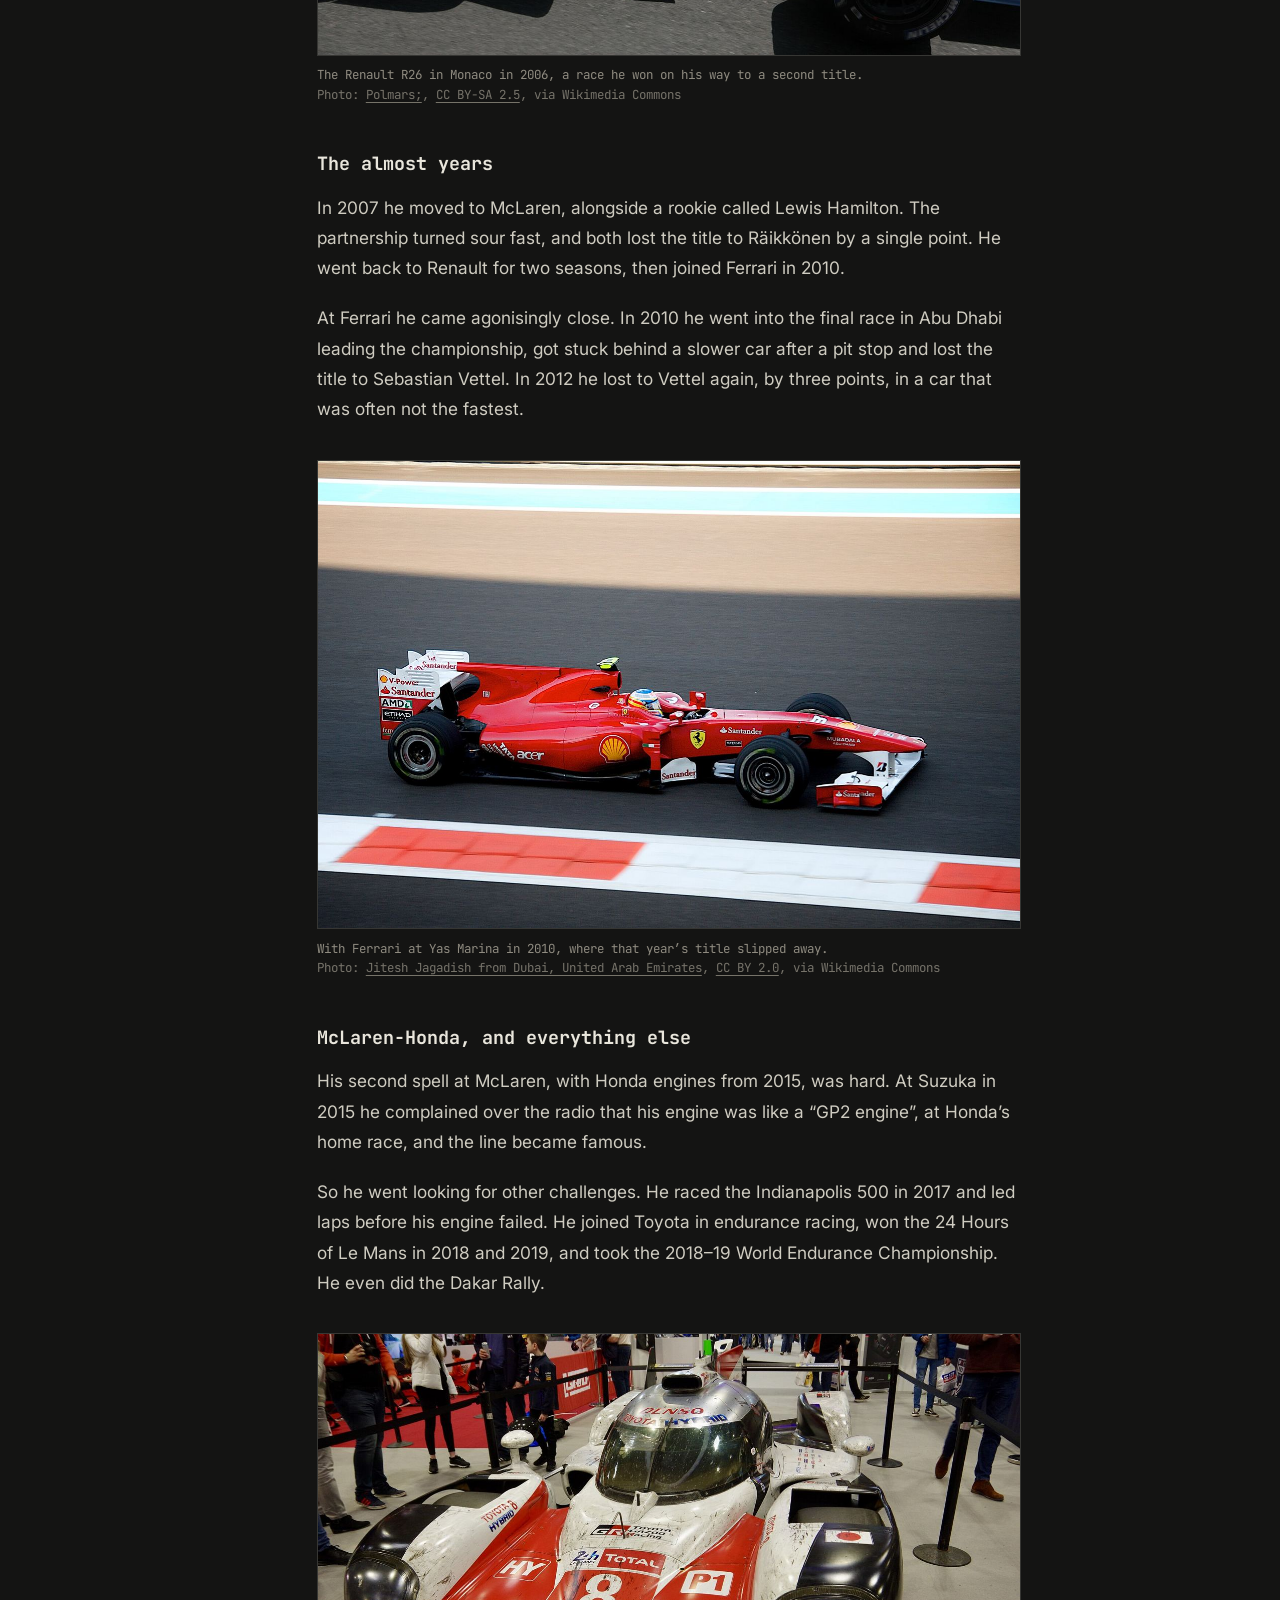
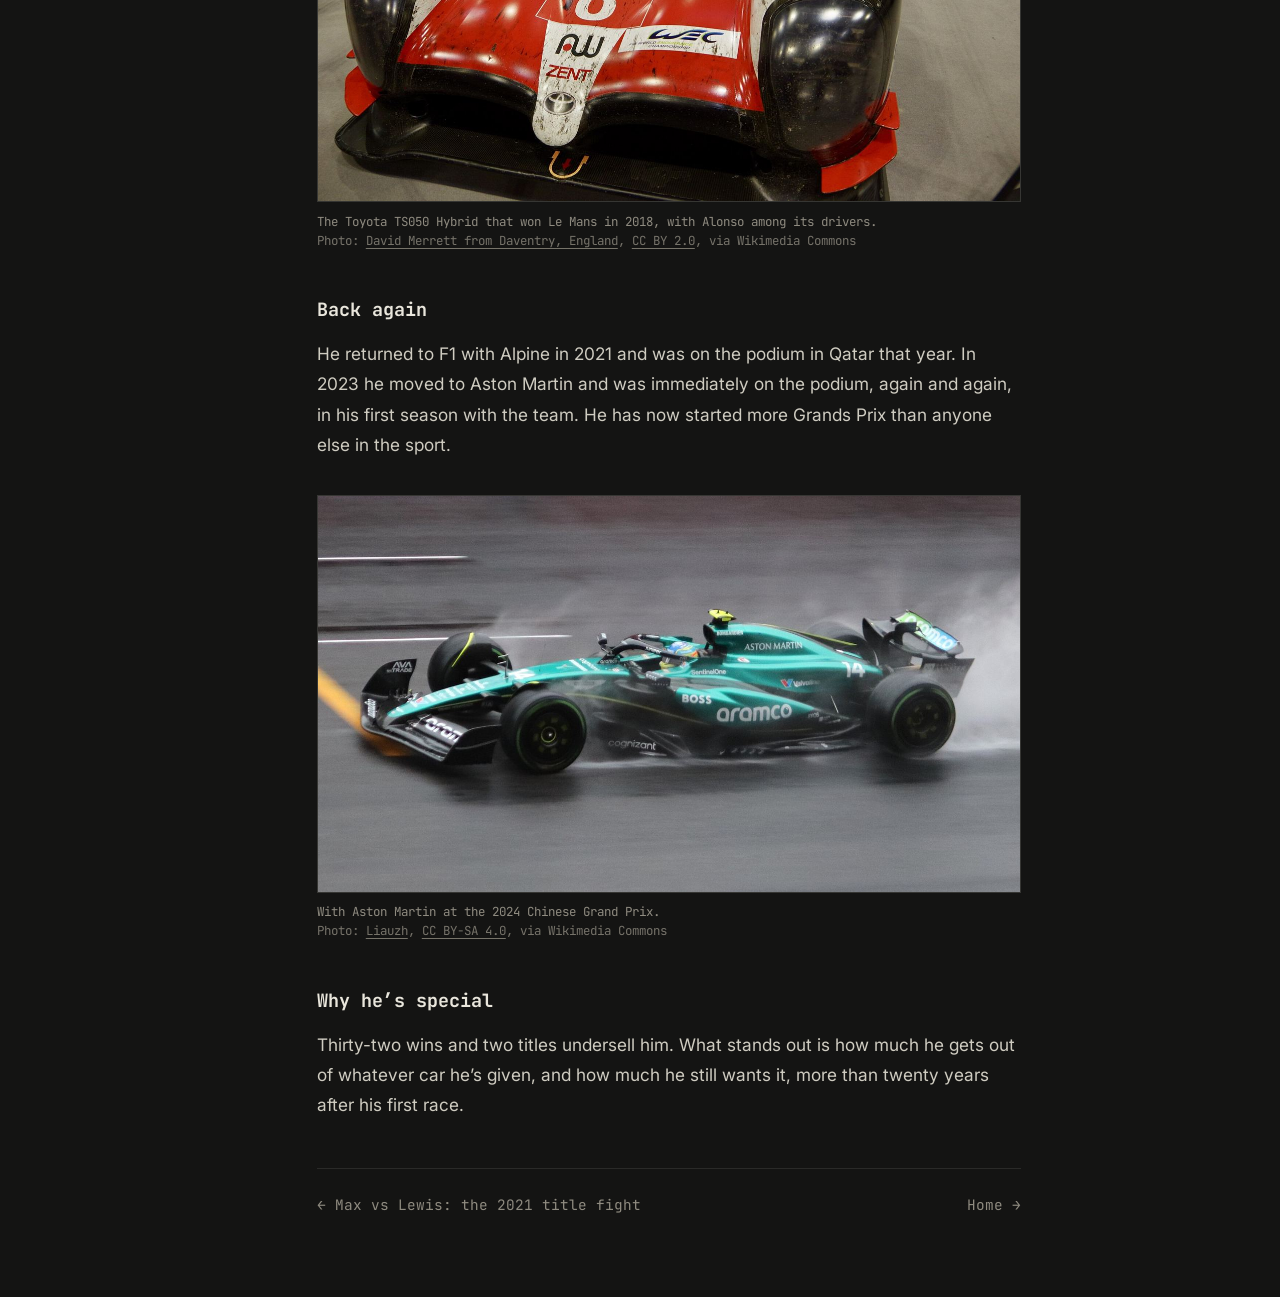
<file: blog/fernando-alonso/index.html>
<!doctype html>
<html lang="en">
<head>
<meta charset="utf-8" />
<meta name="viewport" content="width=device-width, initial-scale=1" />
<title>Fernando Alonso: the one who never stops · Avinash Kamadri</title>
<meta name="description" content="Two titles, a run of almost-titles, Le Mans wins and more F1 starts than anyone." />
<!-- meta:start -->
<link rel="canonical" href="https://avinashk.in/blog/fernando-alonso/" />
<link rel="icon" href="/favicon.svg" type="image/svg+xml" />
<link rel="alternate" type="application/rss+xml" title="Avinash Kamadri" href="/feed.xml" />
<meta property="og:type" content="article" />
<meta property="og:site_name" content="Avinash Kamadri" />
<meta property="og:title" content="Fernando Alonso: the one who never stops" />
<meta property="og:description" content="Two titles, a run of almost-titles, Le Mans wins and more F1 starts than anyone." />
<meta property="og:url" content="https://avinashk.in/blog/fernando-alonso/" />
<meta property="og:image" content="https://avinashk.in/og/fernando-alonso.png" />
<meta property="og:image:width" content="1200" />
<meta property="og:image:height" content="630" />
<meta name="twitter:card" content="summary_large_image" />
<meta property="article:published_time" content="2026-10-03" />
<meta property="article:author" content="Avinash Kamadri" />
<!-- meta:end -->
<link rel="preconnect" href="https://fonts.googleapis.com" />
<link rel="preconnect" href="https://fonts.gstatic.com" crossorigin />
<link href="https://fonts.googleapis.com/css2?family=Inter:wght@400;500;600&family=JetBrains+Mono:wght@400;500;700&display=swap" rel="stylesheet" />
<link rel="stylesheet" href="/blog/blog.css" />
<script>try { if (localStorage.getItem("theme") === "light") document.documentElement.dataset.theme = "light"; } catch (e) {}</script>
<script src="/assets/pixel.js" defer></script>
<script src="/blog/blog.js" defer></script>
</head>
<body>
  <header class="top">
    <a href="/" aria-label="Home"><svg class="mascot" data-pixel="dragon" aria-hidden="true"></svg></a>
    <nav aria-label="Site">
      <a href="/"><kbd>[H]</kbd> Home</a>
      <a href="/blog/" aria-current="page"><kbd>[B]</kbd> Blog</a>
      <a href="/resume/"><kbd>[R]</kbd> Resume</a>
      <a href="/#term"><kbd>[T]</kbd> Terminal</a>
    </nav>
    <a class="cta" href="mailto:avinashkamadri16@gmail.com">Say hello</a>
  </header>

  <div class="grid post-head-wrap">
    <div class="col post-head">
      <svg class="post-icon" data-pixel="helmet" aria-hidden="true"></svg>
      <span class="tag">F1</span>
      <h1>Fernando Alonso: the one who never stops</h1>
      <p class="dek">Two titles, a run of almost-titles, Le Mans wins and more F1 starts than anyone.</p>
      <dl class="meta">
        <div><dt>Author</dt><dd>Avinash Kamadri</dd></div>
        <div><dt>Published</dt><dd><time datetime="2026-10-03">Oct 3, 2026</time></dd></div>
        <div><dt>Reading time</dt><dd data-reading>2 min</dd></div>
      </dl>
    </div>
  </div>

  <div class="grid body">
    <aside class="rail" aria-label="On this page">
      <div class="rail-in">
        <div>
          <p class="rail-title">Fernando Alonso: the one who never stops</p>
          <p class="lbl">Tree</p>
          <ol class="tree" id="tree"></ol>
          <p class="bar" id="bar" aria-hidden="true"></p>
          <p class="lbl keys">Press J / K to jump</p>
        </div>
        <div class="share">
          <p class="lbl">Share</p>
          <ul>
            <li><a id="share-x" href="#" target="_blank" rel="noopener">X.com</a></li>
            <li><a id="share-li" href="#" target="_blank" rel="noopener">LinkedIn</a></li>
            <li><a id="share-mail" href="#">Email</a></li>
            <li><button type="button" id="copy-url">Copy URL</button></li>
            <li><button type="button" id="copy-md">Copy markdown</button></li>
          </ul>
        </div>
      </div>
    </aside>

    <article>
      <p class="draft">Draft: a fan&rsquo;s take. Check the details and make it your own before publishing.</p>

      <p>Ask F1 drivers who the most complete racer of their era is, and a lot of them will say Fernando Alonso. He has two world titles, which feels like too few, and he simply refuses to stop.</p>

      <h2>Breaking through</h2>
      <p>He&rsquo;s from Oviedo, in northern Spain. He made his F1 debut in 2001 for Minardi, one of the slowest teams on the grid, then joined Renault. In 2003 he won in Hungary and became the youngest Grand Prix winner at the time.</p>

      <h2>Ending the Schumacher era</h2>
      <p>In 2005 he beat Kimi R&auml;ikk&ouml;nen to the title and ended Michael Schumacher&rsquo;s five-year run. In 2006 he beat Schumacher himself in a straight fight, becoming the youngest double world champion at the time.</p>
      <figure>
        <img src="/blog/img/alonso-1.jpg" width="1400" height="933" loading="lazy" decoding="async" alt="Fernando Alonso driving the Renault R26 at the 2006 Monaco Grand Prix" />
        <figcaption>The Renault R26 in Monaco in 2006, a race he won on his way to a second title. <span class="credit">Photo: <a href="https://commons.wikimedia.org/wiki/File:Fernando_Alonso_-_Renault_R26_-_Monaco_Grand_Prix_2006.jpg">Polmars;</a>, <a href="https://creativecommons.org/licenses/by-sa/2.5">CC BY-SA 2.5</a>, via Wikimedia Commons</span></figcaption>
      </figure>

      <h2>The almost years</h2>
      <p>In 2007 he moved to McLaren, alongside a rookie called Lewis Hamilton. The partnership turned sour fast, and both lost the title to R&auml;ikk&ouml;nen by a single point. He went back to Renault for two seasons, then joined Ferrari in 2010.</p>
      <p>At Ferrari he came agonisingly close. In 2010 he went into the final race in Abu Dhabi leading the championship, got stuck behind a slower car after a pit stop and lost the title to Sebastian Vettel. In 2012 he lost to Vettel again, by three points, in a car that was often not the fastest.</p>
      <figure>
        <img src="/blog/img/alonso-2.jpg" width="1400" height="933" loading="lazy" decoding="async" alt="Fernando Alonso&#x27;s Ferrari at the Yas Marina Circuit in 2010" />
        <figcaption>With Ferrari at Yas Marina in 2010, where that year&rsquo;s title slipped away. <span class="credit">Photo: <a href="https://commons.wikimedia.org/wiki/File:Ferrari_F1_-_Fernando_Alonso_(5178411980).jpg">Jitesh Jagadish from Dubai, United Arab Emirates</a>, <a href="https://creativecommons.org/licenses/by/2.0">CC BY 2.0</a>, via Wikimedia Commons</span></figcaption>
      </figure>

      <h2>McLaren-Honda, and everything else</h2>
      <p>His second spell at McLaren, with Honda engines from 2015, was hard. At Suzuka in 2015 he complained over the radio that his engine was like a &ldquo;GP2 engine&rdquo;, at Honda&rsquo;s home race, and the line became famous.</p>
      <p>So he went looking for other challenges. He raced the Indianapolis 500 in 2017 and led laps before his engine failed. He joined Toyota in endurance racing, won the 24 Hours of Le Mans in 2018 and 2019, and took the 2018&ndash;19 World Endurance Championship. He even did the Dakar Rally.</p>
      <figure>
        <img src="/blog/img/alonso-3.jpg" width="1400" height="931" loading="lazy" decoding="async" alt="The Toyota Gazoo Racing TS050 Hybrid endurance race car" />
        <figcaption>The Toyota TS050 Hybrid that won Le Mans in 2018, with Alonso among its drivers. <span class="credit">Photo: <a href="https://commons.wikimedia.org/wiki/File:2018_Toyota_Gazoo_Racing%27s_Toyota_TS050_Hydrid_(49379920151).jpg">David Merrett from Daventry, England</a>, <a href="https://creativecommons.org/licenses/by/2.0">CC BY 2.0</a>, via Wikimedia Commons</span></figcaption>
      </figure>

      <h2>Back again</h2>
      <p>He returned to F1 with Alpine in 2021 and was on the podium in Qatar that year. In 2023 he moved to Aston Martin and was immediately on the podium, again and again, in his first season with the team. He has now started more Grands Prix than anyone else in the sport.</p>
      <figure>
        <img src="/blog/img/alonso-4.jpg" width="1400" height="788" loading="lazy" decoding="async" alt="Fernando Alonso driving for Aston Martin at the 2024 Chinese Grand Prix" />
        <figcaption>With Aston Martin at the 2024 Chinese Grand Prix. <span class="credit">Photo: <a href="https://commons.wikimedia.org/wiki/File:Fernando_Alonso_2024_Chinese_GP.jpg">Liauzh</a>, <a href="https://creativecommons.org/licenses/by-sa/4.0">CC BY-SA 4.0</a>, via Wikimedia Commons</span></figcaption>
      </figure>

      <h2>Why he&rsquo;s special</h2>
      <p>Thirty-two wins and two titles undersell him. What stands out is how much he gets out of whatever car he&rsquo;s given, and how much he still wants it, more than twenty years after his first race.</p>
      <nav class="post-nav" aria-label="More posts"></nav>
    </article>
  </div>
<!-- Cloudflare Web Analytics --><script type='module' src='https://static.cloudflareinsights.com/beacon.min.js' data-cf-beacon='{"token": "6054816b2ec243258b588cc30bf32b37"}'></script><!-- End Cloudflare Web Analytics -->
</body>
</html>
</file>
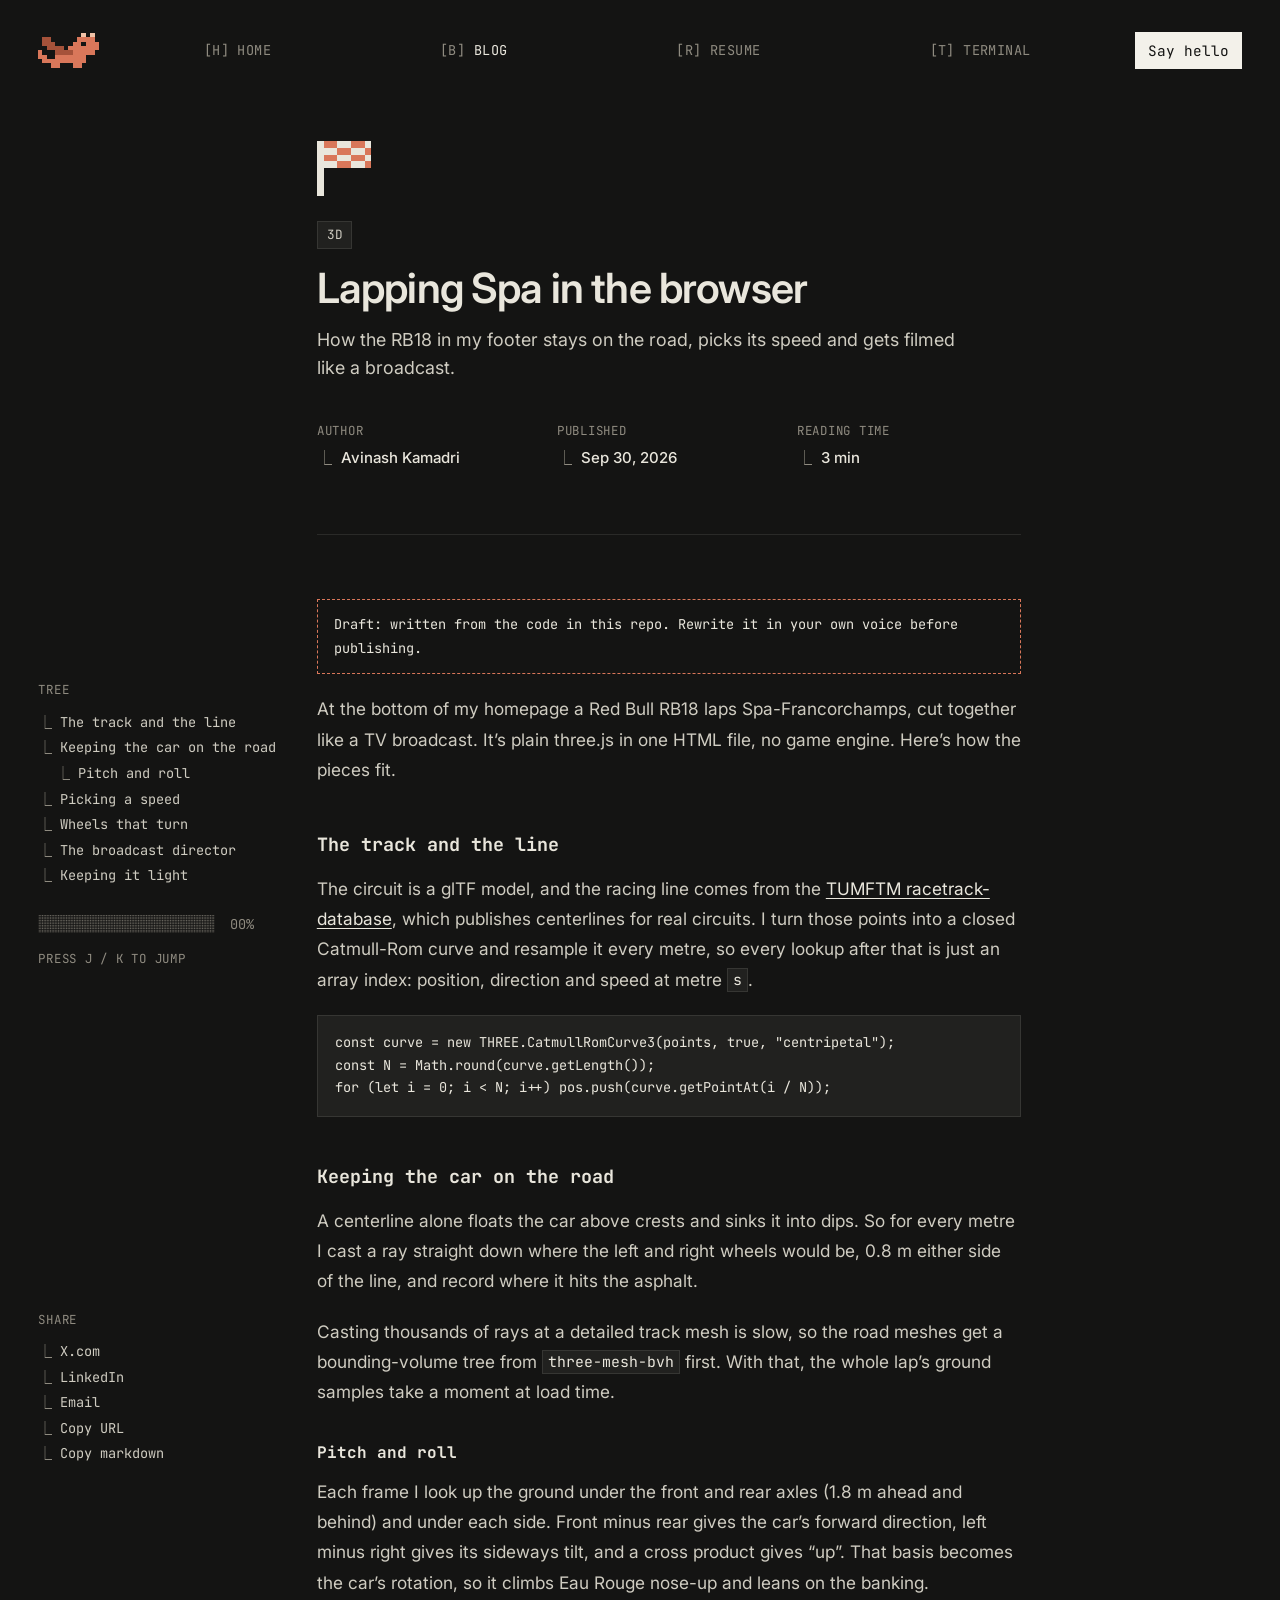
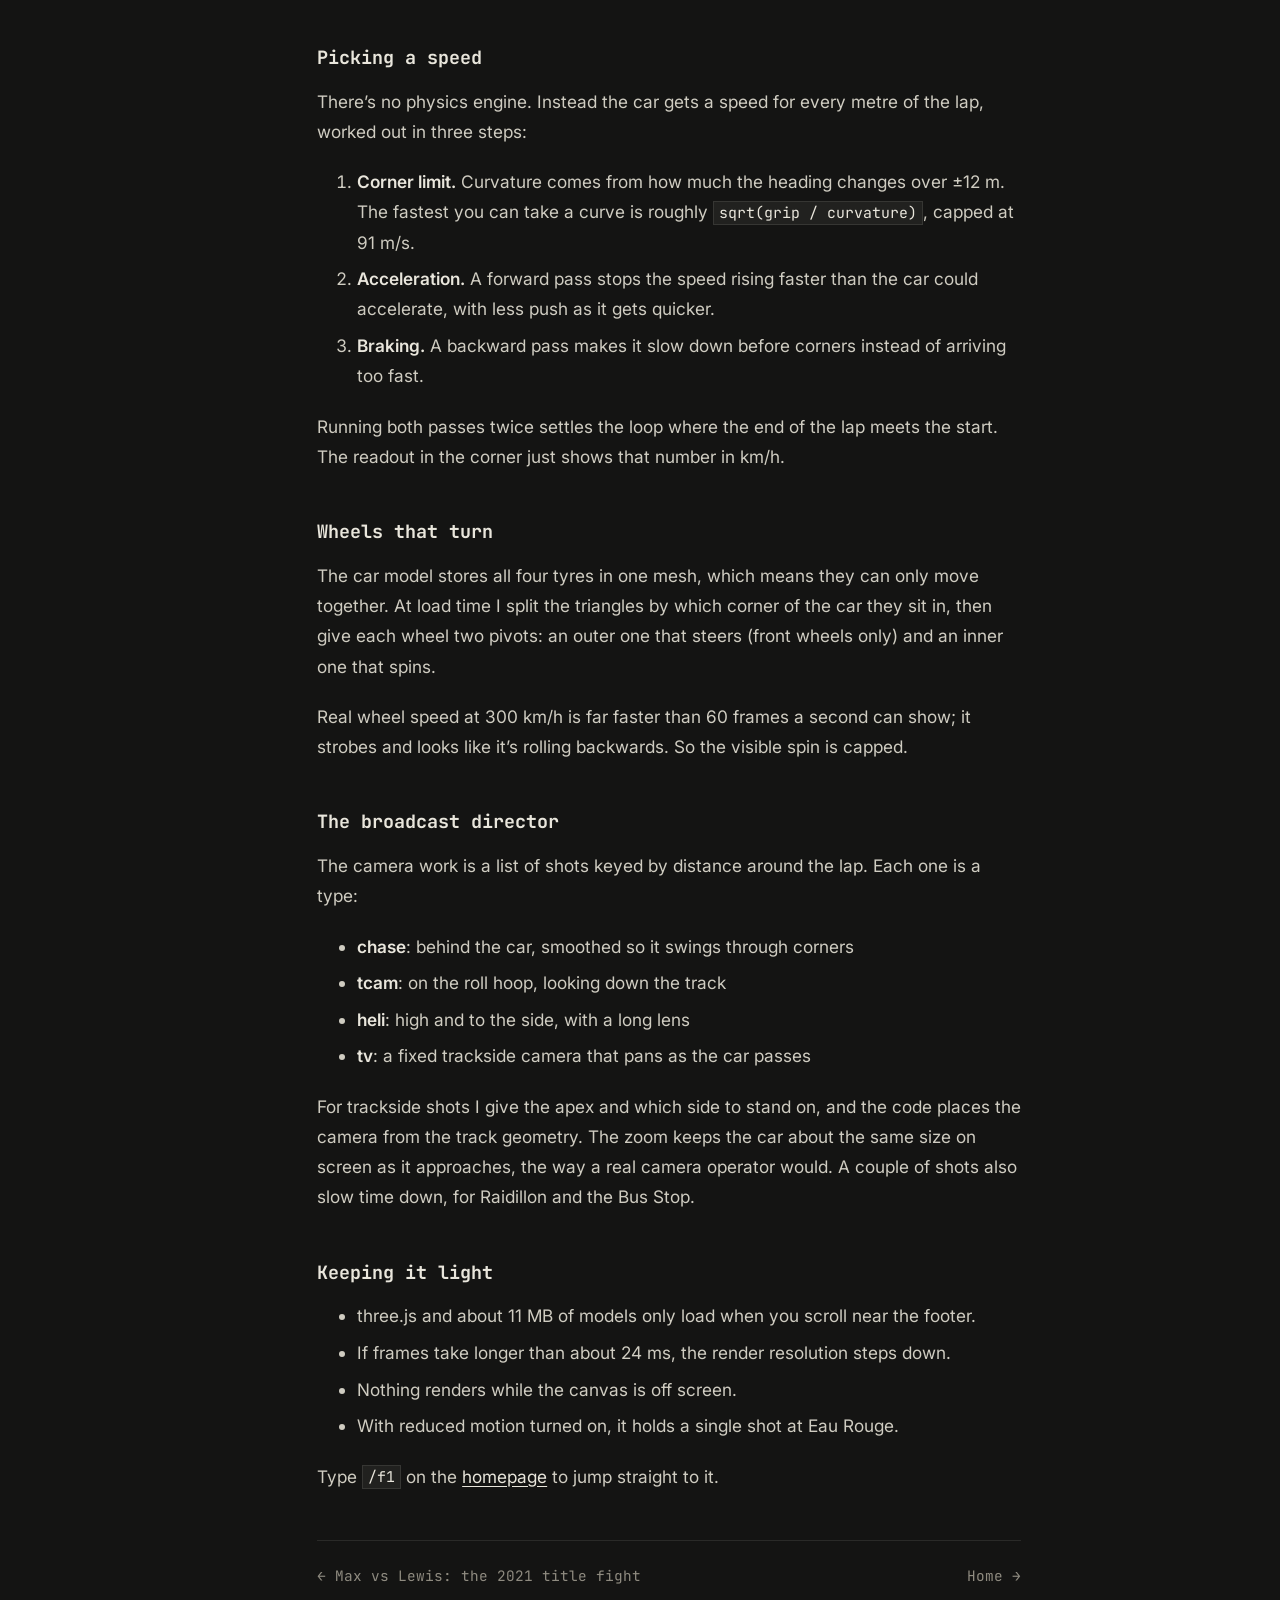
<file: blog/lapping-spa-in-the-browser/index.html>
<!doctype html>
<html lang="en">
<head>
<meta charset="utf-8" />
<meta name="viewport" content="width=device-width, initial-scale=1" />
<title>Lapping Spa in the browser · Avinash Kamadri</title>
<meta name="description" content="How the RB18 in my footer stays on the road, picks its speed and gets filmed like a broadcast." />
<!-- meta:start -->
<link rel="canonical" href="https://avinashk.in/blog/lapping-spa-in-the-browser/" />
<link rel="icon" href="/favicon.svg" type="image/svg+xml" />
<link rel="alternate" type="application/rss+xml" title="Avinash Kamadri" href="/feed.xml" />
<meta property="og:type" content="article" />
<meta property="og:site_name" content="Avinash Kamadri" />
<meta property="og:title" content="Lapping Spa in the browser" />
<meta property="og:description" content="How the RB18 in my footer stays on the road, picks its speed and gets filmed like a broadcast." />
<meta property="og:url" content="https://avinashk.in/blog/lapping-spa-in-the-browser/" />
<meta property="og:image" content="https://avinashk.in/og/lapping-spa-in-the-browser.png" />
<meta property="og:image:width" content="1200" />
<meta property="og:image:height" content="630" />
<meta name="twitter:card" content="summary_large_image" />
<meta property="article:published_time" content="2026-09-30" />
<meta property="article:author" content="Avinash Kamadri" />
<!-- meta:end -->
<link rel="preconnect" href="https://fonts.googleapis.com" />
<link rel="preconnect" href="https://fonts.gstatic.com" crossorigin />
<link href="https://fonts.googleapis.com/css2?family=Inter:wght@400;500;600&family=JetBrains+Mono:wght@400;500;700&display=swap" rel="stylesheet" />
<link rel="stylesheet" href="/blog/blog.css" />
<script>try { if (localStorage.getItem("theme") === "light") document.documentElement.dataset.theme = "light"; } catch (e) {}</script>
<script src="/assets/pixel.js" defer></script>
<script src="/blog/blog.js" defer></script>
</head>
<body>
  <header class="top">
    <a href="/" aria-label="Home"><svg class="mascot" data-pixel="dragon" aria-hidden="true"></svg></a>
    <nav aria-label="Site">
      <a href="/"><kbd>[H]</kbd> Home</a>
      <a href="/blog/" aria-current="page"><kbd>[B]</kbd> Blog</a>
      <a href="/resume/"><kbd>[R]</kbd> Resume</a>
      <a href="/#term"><kbd>[T]</kbd> Terminal</a>
    </nav>
    <a class="cta" href="mailto:avinashkamadri16@gmail.com">Say hello</a>
  </header>

  <div class="grid post-head-wrap">
    <div class="col post-head">
      <svg class="post-icon" data-pixel="flag" aria-hidden="true"></svg>
      <span class="tag">3D</span>
      <h1>Lapping Spa in the browser</h1>
      <p class="dek">How the RB18 in my footer stays on the road, picks its speed and gets filmed like a broadcast.</p>
      <dl class="meta">
        <div><dt>Author</dt><dd>Avinash Kamadri</dd></div>
        <div><dt>Published</dt><dd><time datetime="2026-09-30">Sep 30, 2026</time></dd></div>
        <div><dt>Reading time</dt><dd data-reading>3 min</dd></div>
      </dl>
    </div>
  </div>

  <div class="grid body">
    <aside class="rail" aria-label="On this page">
      <div class="rail-in">
        <div>
          <p class="rail-title">Lapping Spa in the browser</p>
          <p class="lbl">Tree</p>
          <ol class="tree" id="tree"></ol>
          <p class="bar" id="bar" aria-hidden="true"></p>
          <p class="lbl keys">Press J / K to jump</p>
        </div>
        <div class="share">
          <p class="lbl">Share</p>
          <ul>
            <li><a id="share-x" href="#" target="_blank" rel="noopener">X.com</a></li>
            <li><a id="share-li" href="#" target="_blank" rel="noopener">LinkedIn</a></li>
            <li><a id="share-mail" href="#">Email</a></li>
            <li><button type="button" id="copy-url">Copy URL</button></li>
            <li><button type="button" id="copy-md">Copy markdown</button></li>
          </ul>
        </div>
      </div>
    </aside>

    <article>
      <p class="draft">Draft: written from the code in this repo. Rewrite it in your own voice before publishing.</p>

      <p>At the bottom of my homepage a Red Bull RB18 laps Spa-Francorchamps, cut together like a TV broadcast. It&rsquo;s plain three.js in one HTML file, no game engine. Here&rsquo;s how the pieces fit.</p>

      <h2>The track and the line</h2>
      <p>The circuit is a glTF model, and the racing line comes from the <a href="https://github.com/TUMFTM/racetrack-database">TUMFTM racetrack-database</a>, which publishes centerlines for real circuits. I turn those points into a closed Catmull-Rom curve and resample it every metre, so every lookup after that is just an array index: position, direction and speed at metre <code>s</code>.</p>
<pre><code>const curve = new THREE.CatmullRomCurve3(points, true, "centripetal");
const N = Math.round(curve.getLength());
for (let i = 0; i &lt; N; i++) pos.push(curve.getPointAt(i / N));</code></pre>

      <h2>Keeping the car on the road</h2>
      <p>A centerline alone floats the car above crests and sinks it into dips. So for every metre I cast a ray straight down where the left and right wheels would be, 0.8&nbsp;m either side of the line, and record where it hits the asphalt.</p>
      <p>Casting thousands of rays at a detailed track mesh is slow, so the road meshes get a bounding-volume tree from <code>three-mesh-bvh</code> first. With that, the whole lap&rsquo;s ground samples take a moment at load time.</p>
      <h3>Pitch and roll</h3>
      <p>Each frame I look up the ground under the front and rear axles (1.8&nbsp;m ahead and behind) and under each side. Front minus rear gives the car&rsquo;s forward direction, left minus right gives its sideways tilt, and a cross product gives &ldquo;up&rdquo;. That basis becomes the car&rsquo;s rotation, so it climbs Eau Rouge nose-up and leans on the banking.</p>

      <h2>Picking a speed</h2>
      <p>There&rsquo;s no physics engine. Instead the car gets a speed for every metre of the lap, worked out in three steps:</p>
      <ol>
        <li><strong>Corner limit.</strong> Curvature comes from how much the heading changes over &plusmn;12&nbsp;m. The fastest you can take a curve is roughly <code>sqrt(grip / curvature)</code>, capped at 91&nbsp;m/s.</li>
        <li><strong>Acceleration.</strong> A forward pass stops the speed rising faster than the car could accelerate, with less push as it gets quicker.</li>
        <li><strong>Braking.</strong> A backward pass makes it slow down before corners instead of arriving too fast.</li>
      </ol>
      <p>Running both passes twice settles the loop where the end of the lap meets the start. The readout in the corner just shows that number in km/h.</p>

      <h2>Wheels that turn</h2>
      <p>The car model stores all four tyres in one mesh, which means they can only move together. At load time I split the triangles by which corner of the car they sit in, then give each wheel two pivots: an outer one that steers (front wheels only) and an inner one that spins.</p>
      <p>Real wheel speed at 300&nbsp;km/h is far faster than 60 frames a second can show; it strobes and looks like it&rsquo;s rolling backwards. So the visible spin is capped.</p>

      <h2>The broadcast director</h2>
      <p>The camera work is a list of shots keyed by distance around the lap. Each one is a type:</p>
      <ul>
        <li><strong>chase</strong>: behind the car, smoothed so it swings through corners</li>
        <li><strong>tcam</strong>: on the roll hoop, looking down the track</li>
        <li><strong>heli</strong>: high and to the side, with a long lens</li>
        <li><strong>tv</strong>: a fixed trackside camera that pans as the car passes</li>
      </ul>
      <p>For trackside shots I give the apex and which side to stand on, and the code places the camera from the track geometry. The zoom keeps the car about the same size on screen as it approaches, the way a real camera operator would. A couple of shots also slow time down, for Raidillon and the Bus Stop.</p>

      <h2>Keeping it light</h2>
      <ul>
        <li>three.js and about 11&nbsp;MB of models only load when you scroll near the footer.</li>
        <li>If frames take longer than about 24&nbsp;ms, the render resolution steps down.</li>
        <li>Nothing renders while the canvas is off screen.</li>
        <li>With reduced motion turned on, it holds a single shot at Eau Rouge.</li>
      </ul>
      <p>Type <code>/f1</code> on the <a href="/">homepage</a> to jump straight to it.</p>

      <nav class="post-nav" aria-label="More posts"></nav>
    </article>
  </div>
<!-- Cloudflare Web Analytics --><script type='module' src='https://static.cloudflareinsights.com/beacon.min.js' data-cf-beacon='{"token": "6054816b2ec243258b588cc30bf32b37"}'></script><!-- End Cloudflare Web Analytics -->
</body>
</html>
</file>
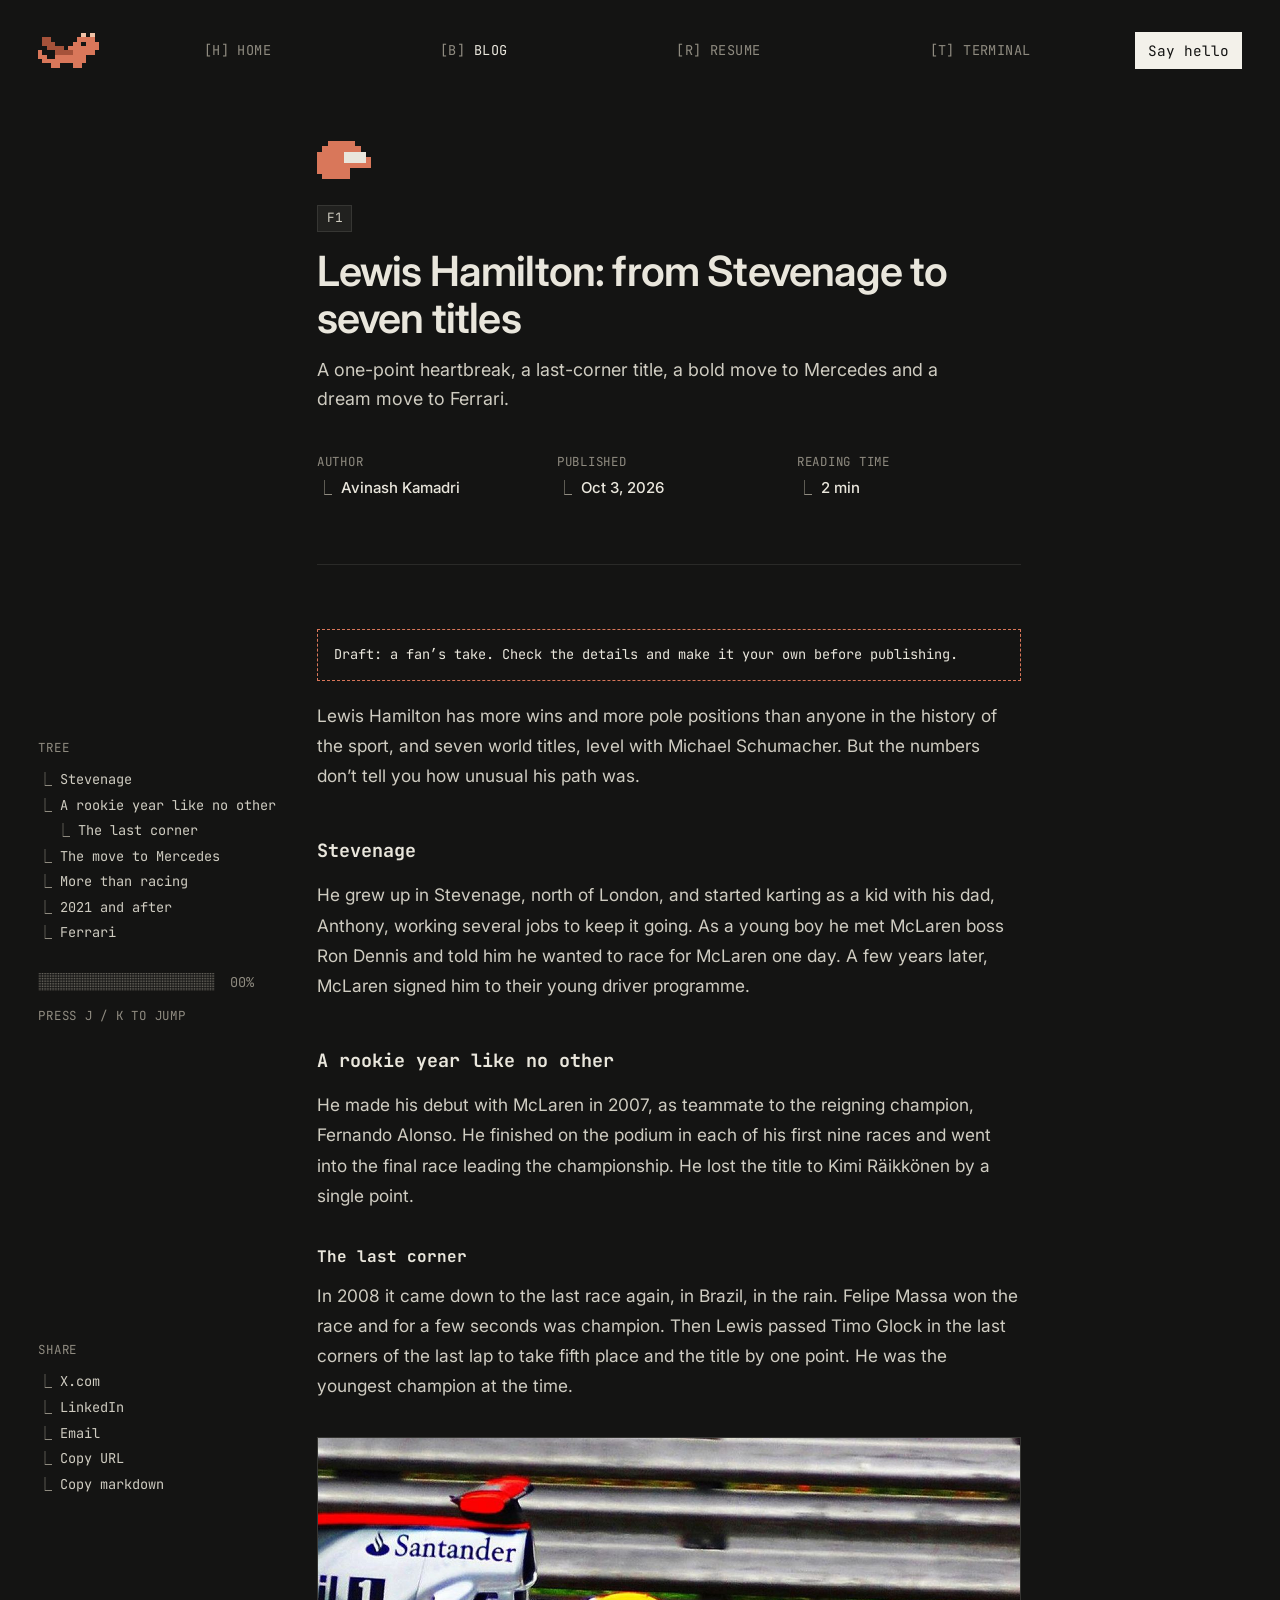
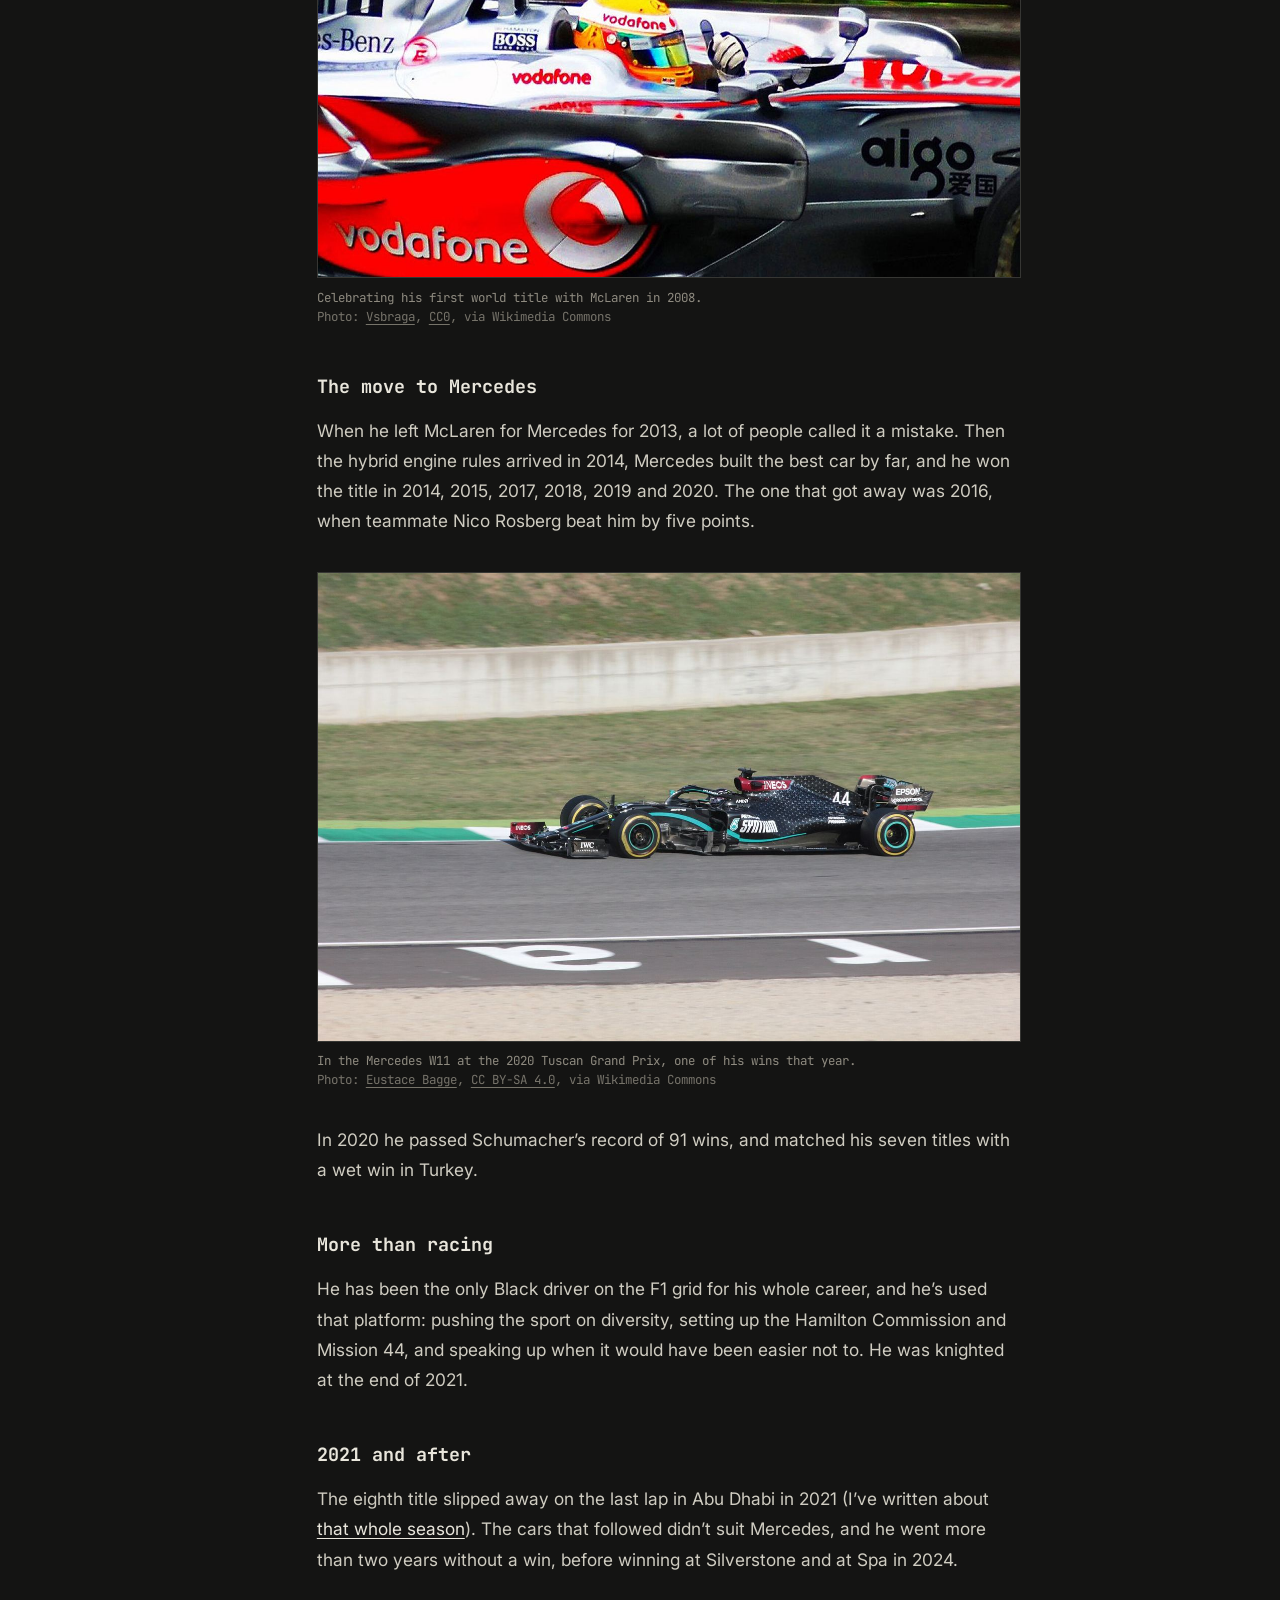
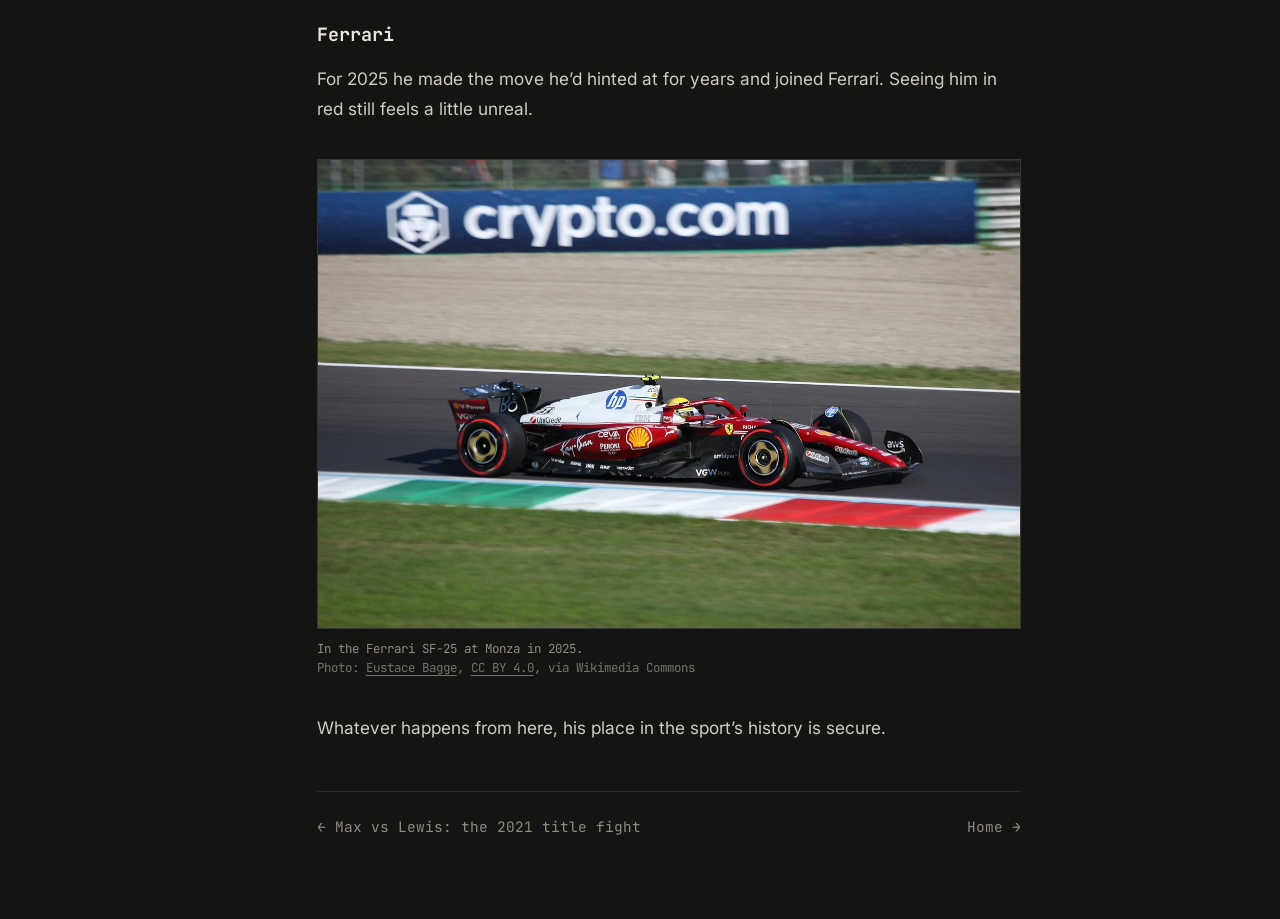
<file: blog/lewis-hamilton/index.html>
<!doctype html>
<html lang="en">
<head>
<meta charset="utf-8" />
<meta name="viewport" content="width=device-width, initial-scale=1" />
<title>Lewis Hamilton: from Stevenage to seven titles · Avinash Kamadri</title>
<meta name="description" content="A one-point heartbreak, a last-corner title, a bold move to Mercedes and a dream move to Ferrari." />
<!-- meta:start -->
<link rel="canonical" href="https://avinashk.in/blog/lewis-hamilton/" />
<link rel="icon" href="/favicon.svg" type="image/svg+xml" />
<link rel="alternate" type="application/rss+xml" title="Avinash Kamadri" href="/feed.xml" />
<meta property="og:type" content="article" />
<meta property="og:site_name" content="Avinash Kamadri" />
<meta property="og:title" content="Lewis Hamilton: from Stevenage to seven titles" />
<meta property="og:description" content="A one-point heartbreak, a last-corner title, a bold move to Mercedes and a dream move to Ferrari." />
<meta property="og:url" content="https://avinashk.in/blog/lewis-hamilton/" />
<meta property="og:image" content="https://avinashk.in/og/lewis-hamilton.png" />
<meta property="og:image:width" content="1200" />
<meta property="og:image:height" content="630" />
<meta name="twitter:card" content="summary_large_image" />
<meta property="article:published_time" content="2026-10-03" />
<meta property="article:author" content="Avinash Kamadri" />
<!-- meta:end -->
<link rel="preconnect" href="https://fonts.googleapis.com" />
<link rel="preconnect" href="https://fonts.gstatic.com" crossorigin />
<link href="https://fonts.googleapis.com/css2?family=Inter:wght@400;500;600&family=JetBrains+Mono:wght@400;500;700&display=swap" rel="stylesheet" />
<link rel="stylesheet" href="/blog/blog.css" />
<script>try { if (localStorage.getItem("theme") === "light") document.documentElement.dataset.theme = "light"; } catch (e) {}</script>
<script src="/assets/pixel.js" defer></script>
<script src="/blog/blog.js" defer></script>
</head>
<body>
  <header class="top">
    <a href="/" aria-label="Home"><svg class="mascot" data-pixel="dragon" aria-hidden="true"></svg></a>
    <nav aria-label="Site">
      <a href="/"><kbd>[H]</kbd> Home</a>
      <a href="/blog/" aria-current="page"><kbd>[B]</kbd> Blog</a>
      <a href="/resume/"><kbd>[R]</kbd> Resume</a>
      <a href="/#term"><kbd>[T]</kbd> Terminal</a>
    </nav>
    <a class="cta" href="mailto:avinashkamadri16@gmail.com">Say hello</a>
  </header>

  <div class="grid post-head-wrap">
    <div class="col post-head">
      <svg class="post-icon" data-pixel="helmet" aria-hidden="true"></svg>
      <span class="tag">F1</span>
      <h1>Lewis Hamilton: from Stevenage to seven titles</h1>
      <p class="dek">A one-point heartbreak, a last-corner title, a bold move to Mercedes and a dream move to Ferrari.</p>
      <dl class="meta">
        <div><dt>Author</dt><dd>Avinash Kamadri</dd></div>
        <div><dt>Published</dt><dd><time datetime="2026-10-03">Oct 3, 2026</time></dd></div>
        <div><dt>Reading time</dt><dd data-reading>2 min</dd></div>
      </dl>
    </div>
  </div>

  <div class="grid body">
    <aside class="rail" aria-label="On this page">
      <div class="rail-in">
        <div>
          <p class="rail-title">Lewis Hamilton: from Stevenage to seven titles</p>
          <p class="lbl">Tree</p>
          <ol class="tree" id="tree"></ol>
          <p class="bar" id="bar" aria-hidden="true"></p>
          <p class="lbl keys">Press J / K to jump</p>
        </div>
        <div class="share">
          <p class="lbl">Share</p>
          <ul>
            <li><a id="share-x" href="#" target="_blank" rel="noopener">X.com</a></li>
            <li><a id="share-li" href="#" target="_blank" rel="noopener">LinkedIn</a></li>
            <li><a id="share-mail" href="#">Email</a></li>
            <li><button type="button" id="copy-url">Copy URL</button></li>
            <li><button type="button" id="copy-md">Copy markdown</button></li>
          </ul>
        </div>
      </div>
    </aside>

    <article>
      <p class="draft">Draft: a fan&rsquo;s take. Check the details and make it your own before publishing.</p>

      <p>Lewis Hamilton has more wins and more pole positions than anyone in the history of the sport, and seven world titles, level with Michael Schumacher. But the numbers don&rsquo;t tell you how unusual his path was.</p>

      <h2>Stevenage</h2>
      <p>He grew up in Stevenage, north of London, and started karting as a kid with his dad, Anthony, working several jobs to keep it going. As a young boy he met McLaren boss Ron Dennis and told him he wanted to race for McLaren one day. A few years later, McLaren signed him to their young driver programme.</p>

      <h2>A rookie year like no other</h2>
      <p>He made his debut with McLaren in 2007, as teammate to the reigning champion, Fernando Alonso. He finished on the podium in each of his first nine races and went into the final race leading the championship. He lost the title to Kimi R&auml;ikk&ouml;nen by a single point.</p>
      <h3>The last corner</h3>
      <p>In 2008 it came down to the last race again, in Brazil, in the rain. Felipe Massa won the race and for a few seconds was champion. Then Lewis passed Timo Glock in the last corners of the last lap to take fifth place and the title by one point. He was the youngest champion at the time.</p>
      <figure>
        <img src="/blog/img/hamilton-1.jpg" width="1400" height="877" loading="lazy" decoding="async" alt="Lewis Hamilton celebrating his first Formula 1 world championship" />
        <figcaption>Celebrating his first world title with McLaren in 2008. <span class="credit">Photo: <a href="https://commons.wikimedia.org/wiki/File:Lewis_Hamilton,_McLaren_MP4-23_Mercedes-Benz.jpg">Vsbraga</a>, <a href="http://creativecommons.org/publicdomain/zero/1.0/deed.en">CC0</a>, via Wikimedia Commons</span></figcaption>
      </figure>

      <h2>The move to Mercedes</h2>
      <p>When he left McLaren for Mercedes for 2013, a lot of people called it a mistake. Then the hybrid engine rules arrived in 2014, Mercedes built the best car by far, and he won the title in 2014, 2015, 2017, 2018, 2019 and 2020. The one that got away was 2016, when teammate Nico Rosberg beat him by five points.</p>
      <figure>
        <img src="/blog/img/hamilton-2.jpg" width="1400" height="933" loading="lazy" decoding="async" alt="Lewis Hamilton driving the Mercedes W11 at the 2020 Tuscan Grand Prix" />
        <figcaption>In the Mercedes W11 at the 2020 Tuscan Grand Prix, one of his wins that year. <span class="credit">Photo: <a href="https://commons.wikimedia.org/wiki/File:Lewis_Hamilton_2020_Tuscan_Grand_Prix_-_race_day.jpg">Eustace Bagge</a>, <a href="https://creativecommons.org/licenses/by-sa/4.0">CC BY-SA 4.0</a>, via Wikimedia Commons</span></figcaption>
      </figure>
      <p>In 2020 he passed Schumacher&rsquo;s record of 91 wins, and matched his seven titles with a wet win in Turkey.</p>

      <h2>More than racing</h2>
      <p>He has been the only Black driver on the F1 grid for his whole career, and he&rsquo;s used that platform: pushing the sport on diversity, setting up the Hamilton Commission and Mission 44, and speaking up when it would have been easier not to. He was knighted at the end of 2021.</p>

      <h2>2021 and after</h2>
      <p>The eighth title slipped away on the last lap in Abu Dhabi in 2021 (I&rsquo;ve written about <a href="/blog/max-vs-lewis-2021/">that whole season</a>). The cars that followed didn&rsquo;t suit Mercedes, and he went more than two years without a win, before winning at Silverstone and at Spa in 2024.</p>

      <h2>Ferrari</h2>
      <p>For 2025 he made the move he&rsquo;d hinted at for years and joined Ferrari. Seeing him in red still feels a little unreal.</p>
      <figure>
        <img src="/blog/img/hamilton-3.jpg" width="1400" height="933" loading="lazy" decoding="async" alt="Lewis Hamilton driving the Ferrari SF-25 during qualifying at the 2025 Italian Grand Prix" />
        <figcaption>In the Ferrari SF-25 at Monza in 2025. <span class="credit">Photo: <a href="https://commons.wikimedia.org/wiki/File:Lewis_Hamilton_2025_Italian_Grand_Prix_qualifying.jpg">Eustace Bagge</a>, <a href="https://creativecommons.org/licenses/by/4.0">CC BY 4.0</a>, via Wikimedia Commons</span></figcaption>
      </figure>
      <p>Whatever happens from here, his place in the sport&rsquo;s history is secure.</p>
      <nav class="post-nav" aria-label="More posts"></nav>
    </article>
  </div>
<!-- Cloudflare Web Analytics --><script type='module' src='https://static.cloudflareinsights.com/beacon.min.js' data-cf-beacon='{"token": "6054816b2ec243258b588cc30bf32b37"}'></script><!-- End Cloudflare Web Analytics -->
</body>
</html>
</file>
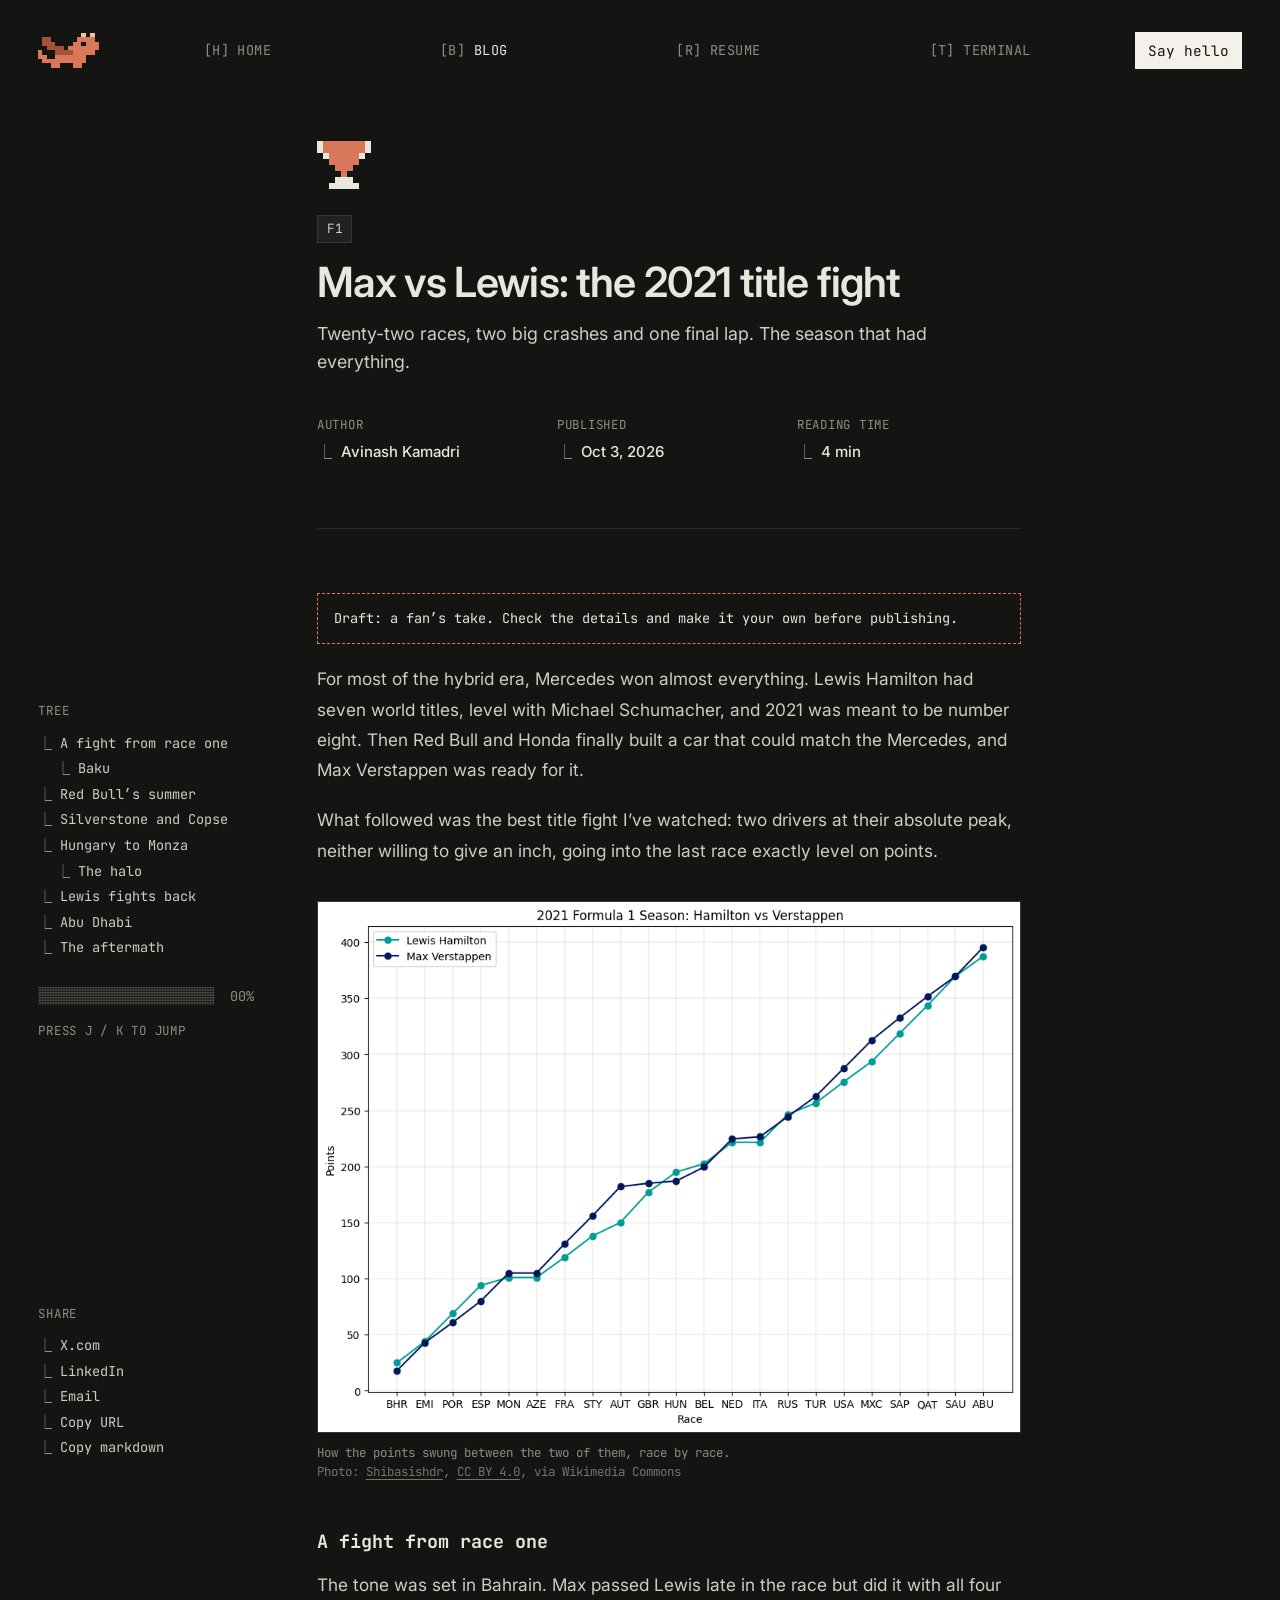
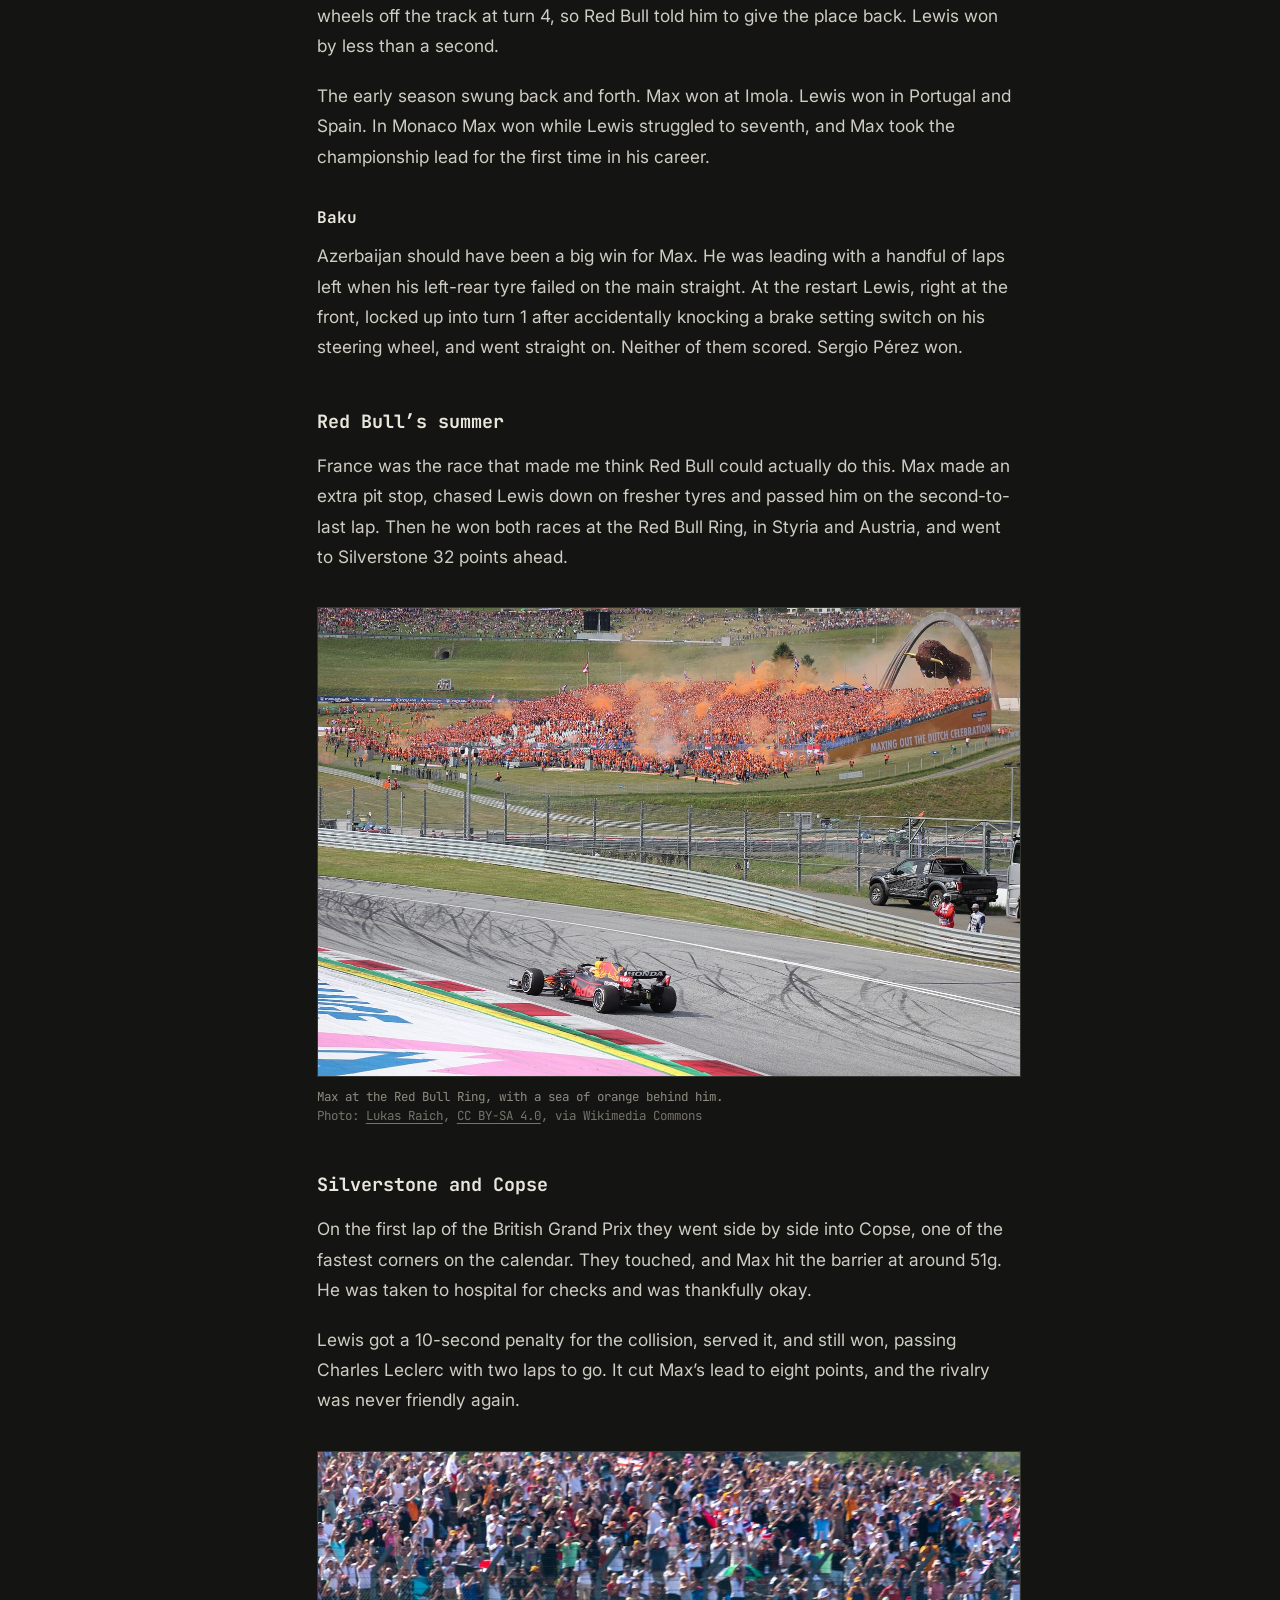
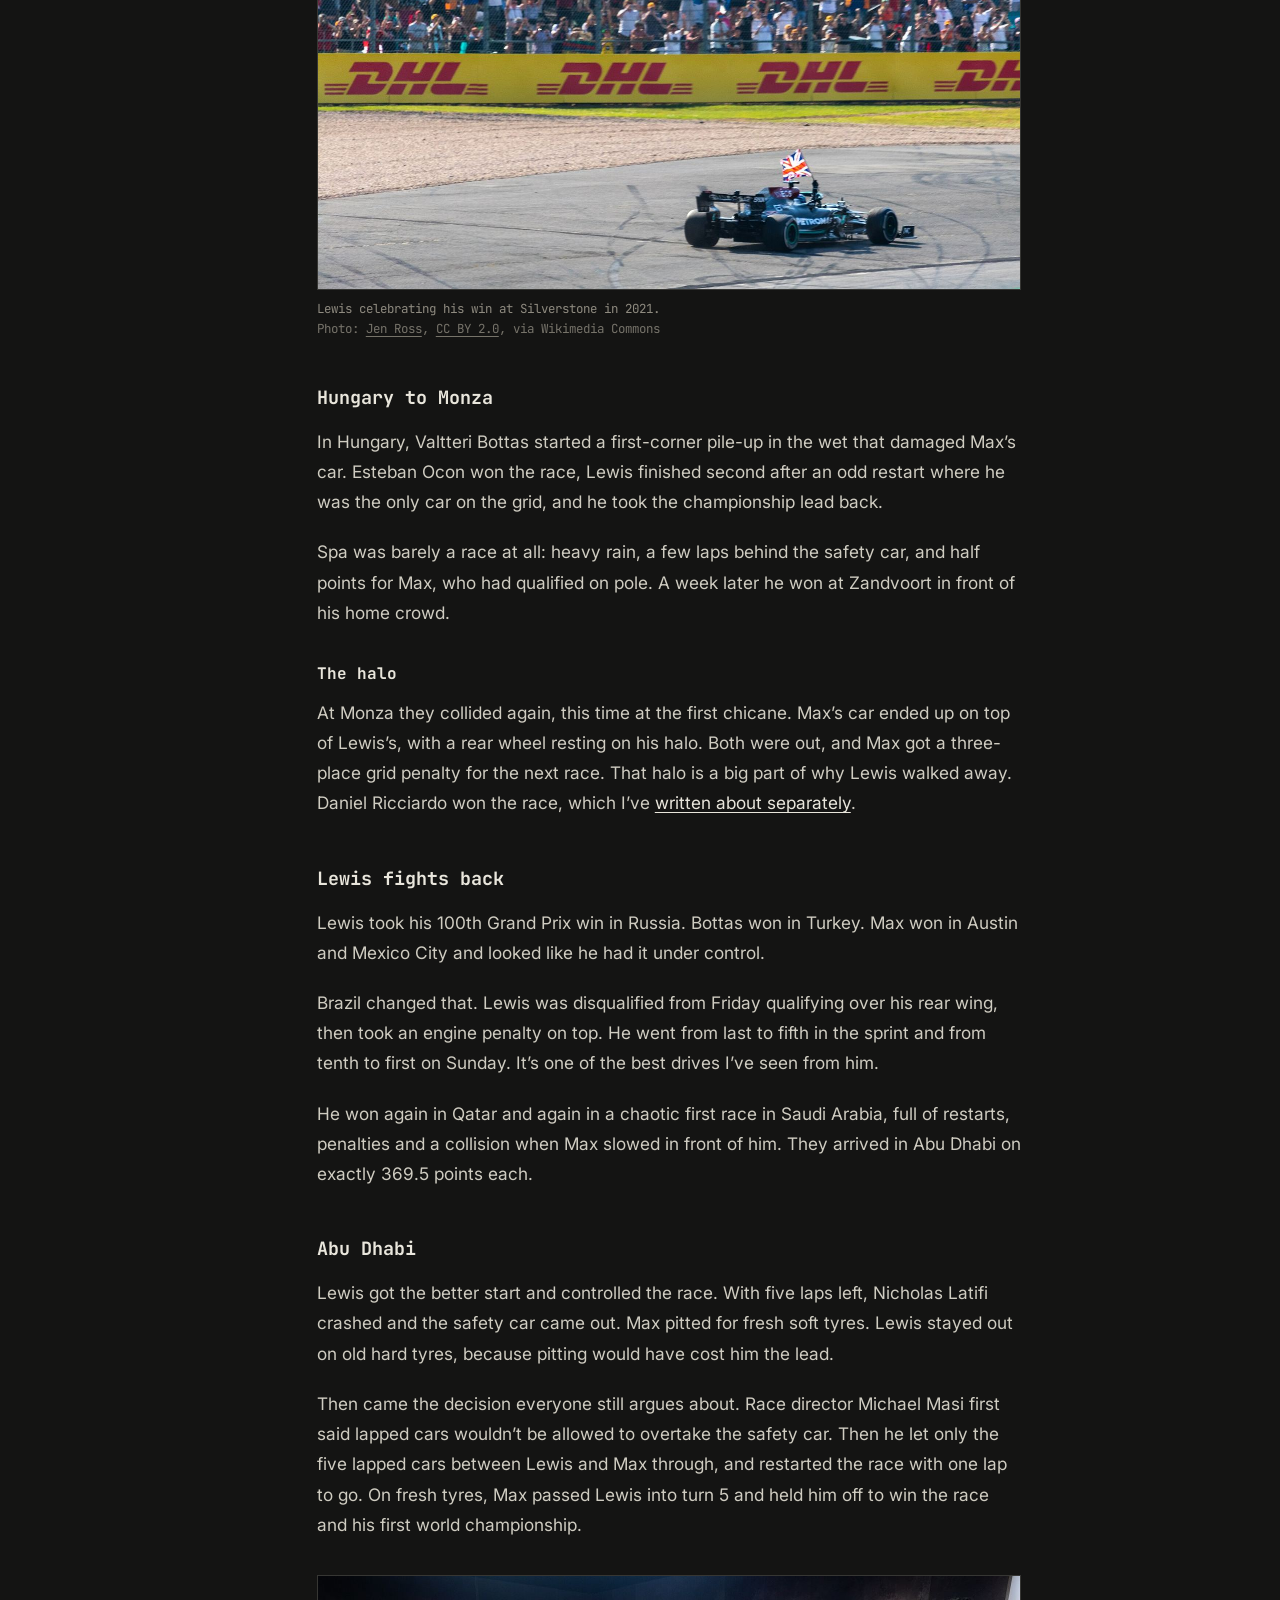
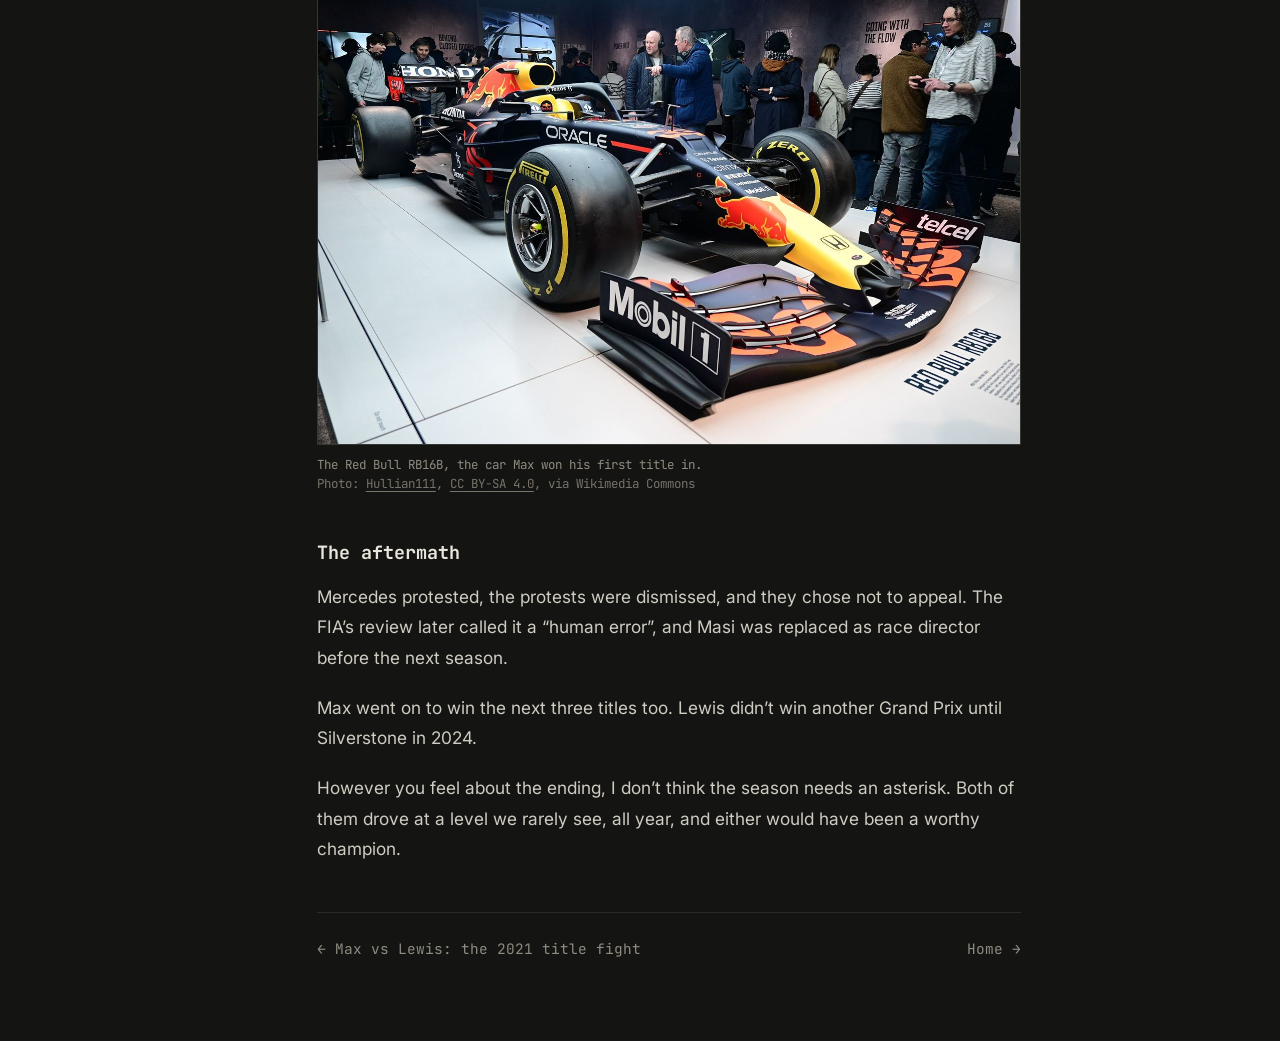
<file: blog/max-vs-lewis-2021/index.html>
<!doctype html>
<html lang="en">
<head>
<meta charset="utf-8" />
<meta name="viewport" content="width=device-width, initial-scale=1" />
<title>Max vs Lewis: the 2021 title fight · Avinash Kamadri</title>
<meta name="description" content="Twenty-two races, two big crashes and one final lap. The season that had everything." />
<!-- meta:start -->
<link rel="canonical" href="https://avinashk.in/blog/max-vs-lewis-2021/" />
<link rel="icon" href="/favicon.svg" type="image/svg+xml" />
<link rel="alternate" type="application/rss+xml" title="Avinash Kamadri" href="/feed.xml" />
<meta property="og:type" content="article" />
<meta property="og:site_name" content="Avinash Kamadri" />
<meta property="og:title" content="Max vs Lewis: the 2021 title fight" />
<meta property="og:description" content="Twenty-two races, two big crashes and one final lap. The season that had everything." />
<meta property="og:url" content="https://avinashk.in/blog/max-vs-lewis-2021/" />
<meta property="og:image" content="https://avinashk.in/og/max-vs-lewis-2021.png" />
<meta property="og:image:width" content="1200" />
<meta property="og:image:height" content="630" />
<meta name="twitter:card" content="summary_large_image" />
<meta property="article:published_time" content="2026-10-03" />
<meta property="article:author" content="Avinash Kamadri" />
<!-- meta:end -->
<link rel="preconnect" href="https://fonts.googleapis.com" />
<link rel="preconnect" href="https://fonts.gstatic.com" crossorigin />
<link href="https://fonts.googleapis.com/css2?family=Inter:wght@400;500;600&family=JetBrains+Mono:wght@400;500;700&display=swap" rel="stylesheet" />
<link rel="stylesheet" href="/blog/blog.css" />
<script>try { if (localStorage.getItem("theme") === "light") document.documentElement.dataset.theme = "light"; } catch (e) {}</script>
<script src="/assets/pixel.js" defer></script>
<script src="/blog/blog.js" defer></script>
</head>
<body>
  <header class="top">
    <a href="/" aria-label="Home"><svg class="mascot" data-pixel="dragon" aria-hidden="true"></svg></a>
    <nav aria-label="Site">
      <a href="/"><kbd>[H]</kbd> Home</a>
      <a href="/blog/" aria-current="page"><kbd>[B]</kbd> Blog</a>
      <a href="/resume/"><kbd>[R]</kbd> Resume</a>
      <a href="/#term"><kbd>[T]</kbd> Terminal</a>
    </nav>
    <a class="cta" href="mailto:avinashkamadri16@gmail.com">Say hello</a>
  </header>

  <div class="grid post-head-wrap">
    <div class="col post-head">
      <svg class="post-icon" data-pixel="trophy" aria-hidden="true"></svg>
      <span class="tag">F1</span>
      <h1>Max vs Lewis: the 2021 title fight</h1>
      <p class="dek">Twenty-two races, two big crashes and one final lap. The season that had everything.</p>
      <dl class="meta">
        <div><dt>Author</dt><dd>Avinash Kamadri</dd></div>
        <div><dt>Published</dt><dd><time datetime="2026-10-03">Oct 3, 2026</time></dd></div>
        <div><dt>Reading time</dt><dd data-reading>4 min</dd></div>
      </dl>
    </div>
  </div>

  <div class="grid body">
    <aside class="rail" aria-label="On this page">
      <div class="rail-in">
        <div>
          <p class="rail-title">Max vs Lewis: the 2021 title fight</p>
          <p class="lbl">Tree</p>
          <ol class="tree" id="tree"></ol>
          <p class="bar" id="bar" aria-hidden="true"></p>
          <p class="lbl keys">Press J / K to jump</p>
        </div>
        <div class="share">
          <p class="lbl">Share</p>
          <ul>
            <li><a id="share-x" href="#" target="_blank" rel="noopener">X.com</a></li>
            <li><a id="share-li" href="#" target="_blank" rel="noopener">LinkedIn</a></li>
            <li><a id="share-mail" href="#">Email</a></li>
            <li><button type="button" id="copy-url">Copy URL</button></li>
            <li><button type="button" id="copy-md">Copy markdown</button></li>
          </ul>
        </div>
      </div>
    </aside>

    <article>
      <p class="draft">Draft: a fan&rsquo;s take. Check the details and make it your own before publishing.</p>

      <p>For most of the hybrid era, Mercedes won almost everything. Lewis Hamilton had seven world titles, level with Michael Schumacher, and 2021 was meant to be number eight. Then Red Bull and Honda finally built a car that could match the Mercedes, and Max Verstappen was ready for it.</p>
      <p>What followed was the best title fight I&rsquo;ve watched: two drivers at their absolute peak, neither willing to give an inch, going into the last race exactly level on points.</p>
      <figure>
        <img src="/blog/img/2021-1.png" width="928" height="701" loading="lazy" decoding="async" alt="Line chart of cumulative points for Hamilton and Verstappen across the 2021 season" />
        <figcaption>How the points swung between the two of them, race by race. <span class="credit">Photo: <a href="https://commons.wikimedia.org/wiki/File:Hamilton_vs_Verstappen_in_2021_Formula_1_season.png">Shibasishdr</a>, <a href="https://creativecommons.org/licenses/by/4.0">CC BY 4.0</a>, via Wikimedia Commons</span></figcaption>
      </figure>

      <h2>A fight from race one</h2>
      <p>The tone was set in Bahrain. Max passed Lewis late in the race but did it with all four wheels off the track at turn 4, so Red Bull told him to give the place back. Lewis won by less than a second.</p>
      <p>The early season swung back and forth. Max won at Imola. Lewis won in Portugal and Spain. In Monaco Max won while Lewis struggled to seventh, and Max took the championship lead for the first time in his career.</p>
      <h3>Baku</h3>
      <p>Azerbaijan should have been a big win for Max. He was leading with a handful of laps left when his left-rear tyre failed on the main straight. At the restart Lewis, right at the front, locked up into turn 1 after accidentally knocking a brake setting switch on his steering wheel, and went straight on. Neither of them scored. Sergio P&eacute;rez won.</p>

      <h2>Red Bull&rsquo;s summer</h2>
      <p>France was the race that made me think Red Bull could actually do this. Max made an extra pit stop, chased Lewis down on fresher tyres and passed him on the second-to-last lap. Then he won both races at the Red Bull Ring, in Styria and Austria, and went to Silverstone 32 points ahead.</p>
      <figure>
        <img src="/blog/img/2021-2.jpg" width="1400" height="933" loading="lazy" decoding="async" alt="Max Verstappen in the foreground with celebrating Dutch fans behind him" />
        <figcaption>Max at the Red Bull Ring, with a sea of orange behind him. <span class="credit">Photo: <a href="https://commons.wikimedia.org/wiki/File:FIA_F1_Austria_2021_Post-Race_Scene.jpg">Lukas Raich</a>, <a href="https://creativecommons.org/licenses/by-sa/4.0">CC BY-SA 4.0</a>, via Wikimedia Commons</span></figcaption>
      </figure>

      <h2>Silverstone and Copse</h2>
      <p>On the first lap of the British Grand Prix they went side by side into Copse, one of the fastest corners on the calendar. They touched, and Max hit the barrier at around 51g. He was taken to hospital for checks and was thankfully okay.</p>
      <p>Lewis got a 10-second penalty for the collision, served it, and still won, passing Charles Leclerc with two laps to go. It cut Max&rsquo;s lead to eight points, and the rivalry was never friendly again.</p>
      <figure>
        <img src="/blog/img/2021-3.jpg" width="1400" height="871" loading="lazy" decoding="async" alt="Lewis Hamilton celebrating after winning the 2021 British Grand Prix" />
        <figcaption>Lewis celebrating his win at Silverstone in 2021. <span class="credit">Photo: <a href="https://commons.wikimedia.org/wiki/File:Lewis_Hamilton_2021_Silverstone_Win_(51349264986).jpg">Jen Ross</a>, <a href="https://creativecommons.org/licenses/by/2.0">CC BY 2.0</a>, via Wikimedia Commons</span></figcaption>
      </figure>

      <h2>Hungary to Monza</h2>
      <p>In Hungary, Valtteri Bottas started a first-corner pile-up in the wet that damaged Max&rsquo;s car. Esteban Ocon won the race, Lewis finished second after an odd restart where he was the only car on the grid, and he took the championship lead back.</p>
      <p>Spa was barely a race at all: heavy rain, a few laps behind the safety car, and half points for Max, who had qualified on pole. A week later he won at Zandvoort in front of his home crowd.</p>
      <h3>The halo</h3>
      <p>At Monza they collided again, this time at the first chicane. Max&rsquo;s car ended up on top of Lewis&rsquo;s, with a rear wheel resting on his halo. Both were out, and Max got a three-place grid penalty for the next race. That halo is a big part of why Lewis walked away. Daniel Ricciardo won the race, which I&rsquo;ve <a href="/blog/daniel-ricciardo-career/">written about separately</a>.</p>

      <h2>Lewis fights back</h2>
      <p>Lewis took his 100th Grand Prix win in Russia. Bottas won in Turkey. Max won in Austin and Mexico City and looked like he had it under control.</p>
      <p>Brazil changed that. Lewis was disqualified from Friday qualifying over his rear wing, then took an engine penalty on top. He went from last to fifth in the sprint and from tenth to first on Sunday. It&rsquo;s one of the best drives I&rsquo;ve seen from him.</p>
      <p>He won again in Qatar and again in a chaotic first race in Saudi Arabia, full of restarts, penalties and a collision when Max slowed in front of him. They arrived in Abu Dhabi on exactly 369.5 points each.</p>

      <h2>Abu Dhabi</h2>
      <p>Lewis got the better start and controlled the race. With five laps left, Nicholas Latifi crashed and the safety car came out. Max pitted for fresh soft tyres. Lewis stayed out on old hard tyres, because pitting would have cost him the lead.</p>
      <p>Then came the decision everyone still argues about. Race director Michael Masi first said lapped cars wouldn&rsquo;t be allowed to overtake the safety car. Then he let only the five lapped cars between Lewis and Max through, and restarted the race with one lap to go. On fresh tyres, Max passed Lewis into turn 5 and held him off to win the race and his first world championship.</p>
      <figure>
        <img src="/blog/img/2021-4.jpg" width="1400" height="933" loading="lazy" decoding="async" alt="The Red Bull RB16B on display at an exhibition in London" />
        <figcaption>The Red Bull RB16B, the car Max won his first title in. <span class="credit">Photo: <a href="https://commons.wikimedia.org/wiki/File:Red_Bull_RB16B_at_Formula_1_Exhibition,_London_01.jpg">Hullian111</a>, <a href="https://creativecommons.org/licenses/by-sa/4.0">CC BY-SA 4.0</a>, via Wikimedia Commons</span></figcaption>
      </figure>

      <h2>The aftermath</h2>
      <p>Mercedes protested, the protests were dismissed, and they chose not to appeal. The FIA&rsquo;s review later called it a &ldquo;human error&rdquo;, and Masi was replaced as race director before the next season.</p>
      <p>Max went on to win the next three titles too. Lewis didn&rsquo;t win another Grand Prix until Silverstone in 2024.</p>
      <p>However you feel about the ending, I don&rsquo;t think the season needs an asterisk. Both of them drove at a level we rarely see, all year, and either would have been a worthy champion.</p>
      <nav class="post-nav" aria-label="More posts"></nav>
    </article>
  </div>
<!-- Cloudflare Web Analytics --><script type='module' src='https://static.cloudflareinsights.com/beacon.min.js' data-cf-beacon='{"token": "6054816b2ec243258b588cc30bf32b37"}'></script><!-- End Cloudflare Web Analytics -->
</body>
</html>
</file>
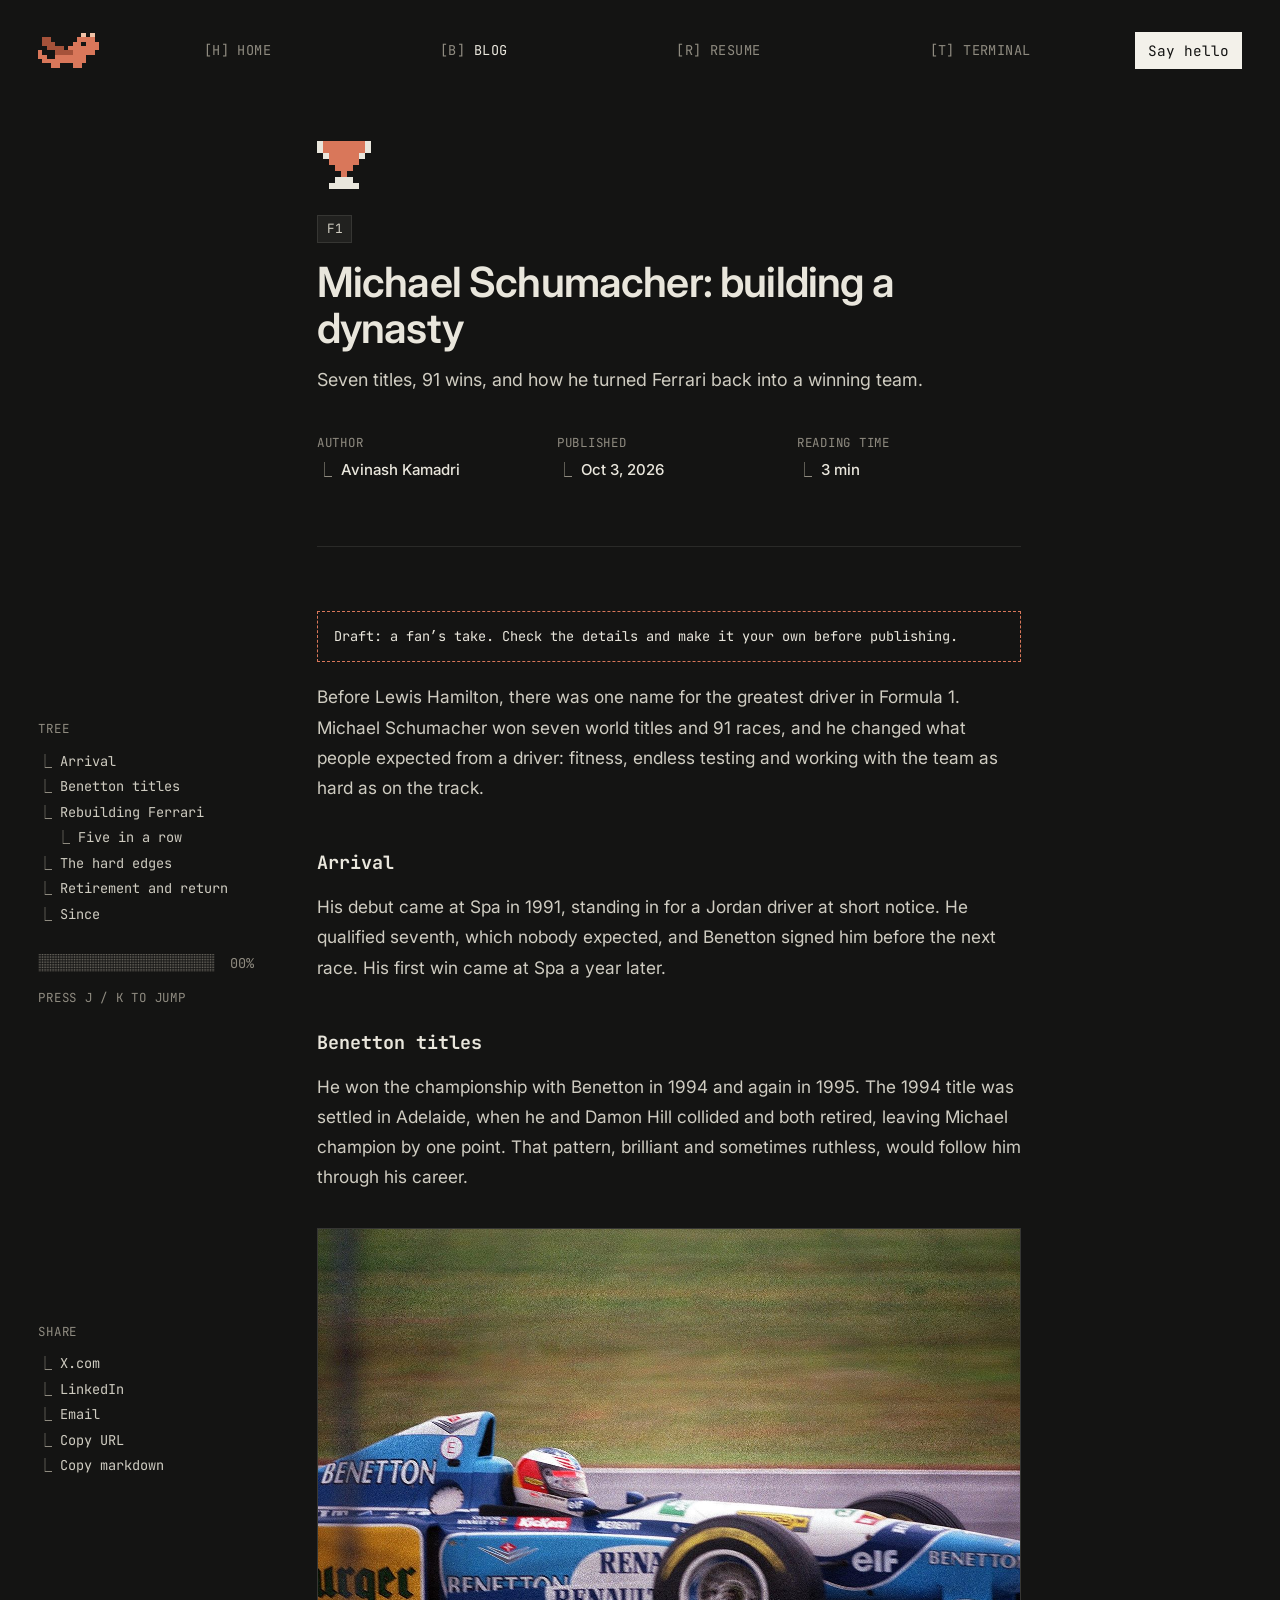
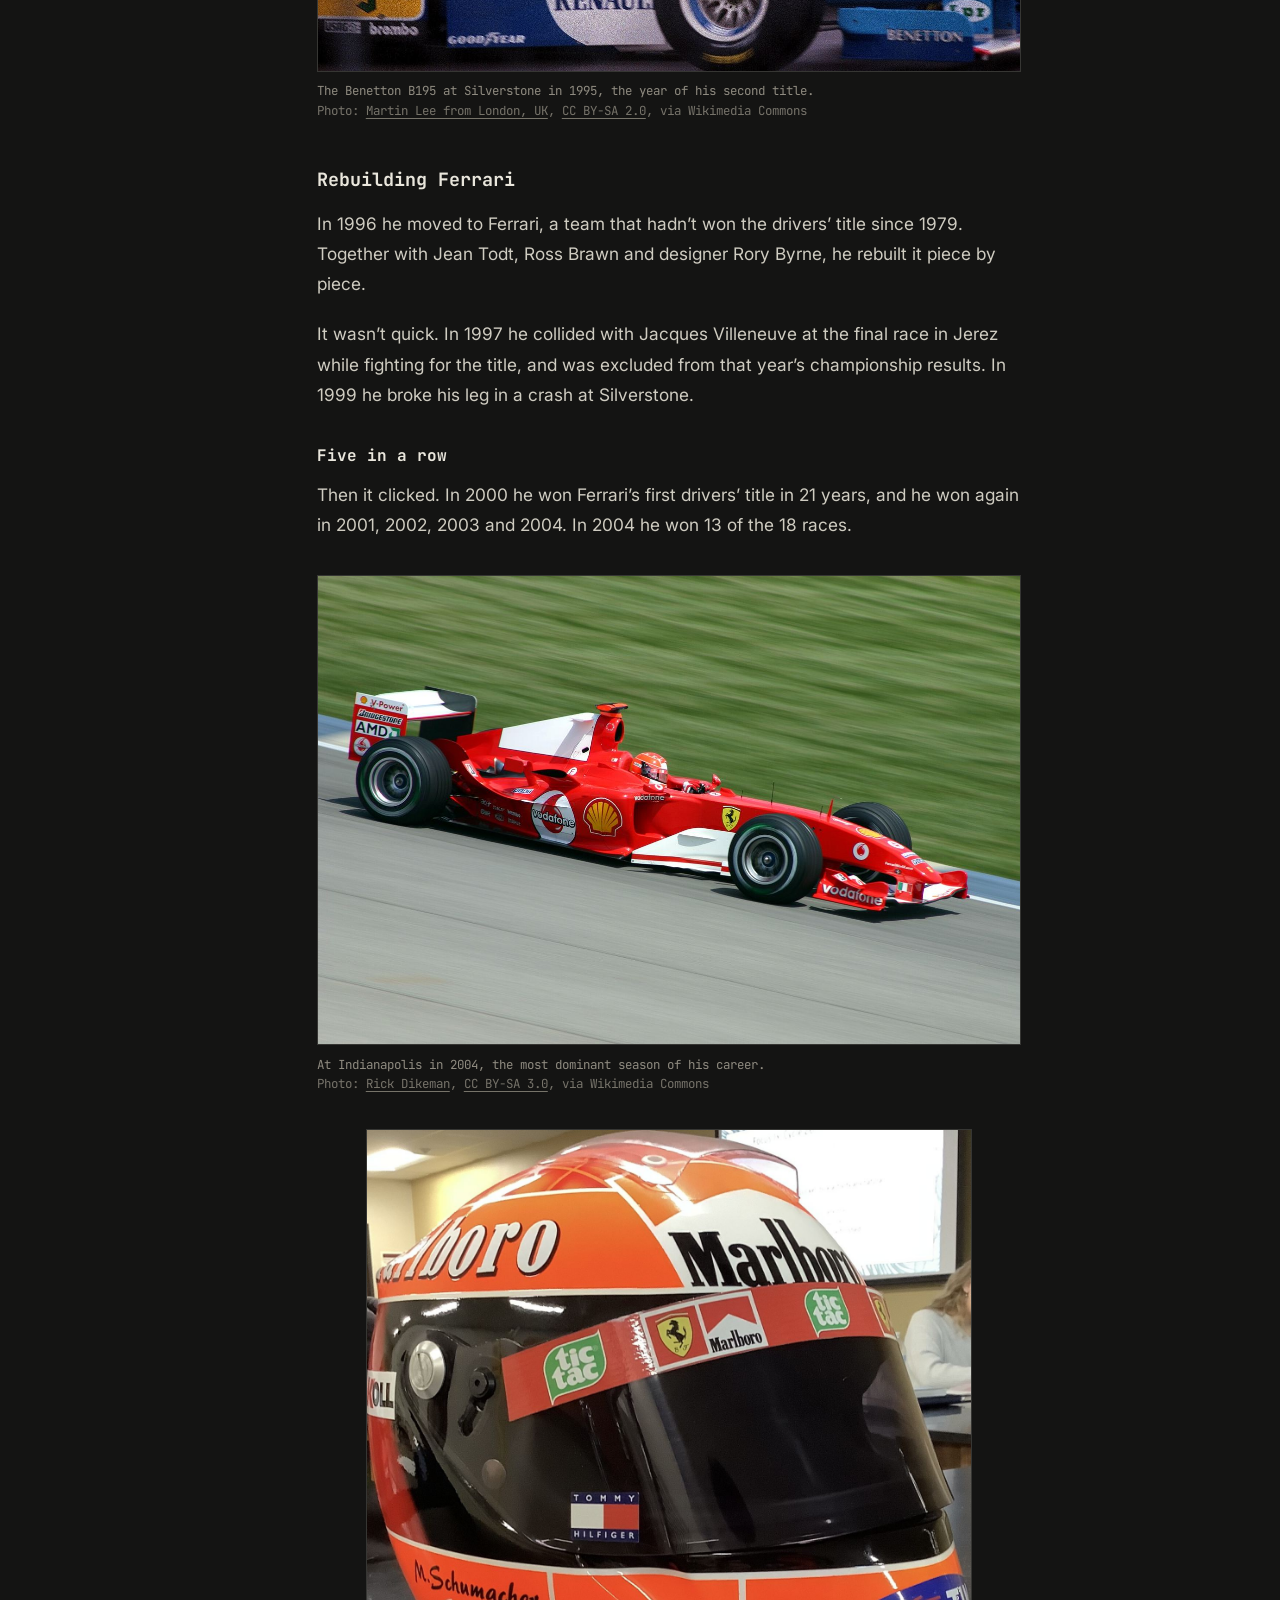
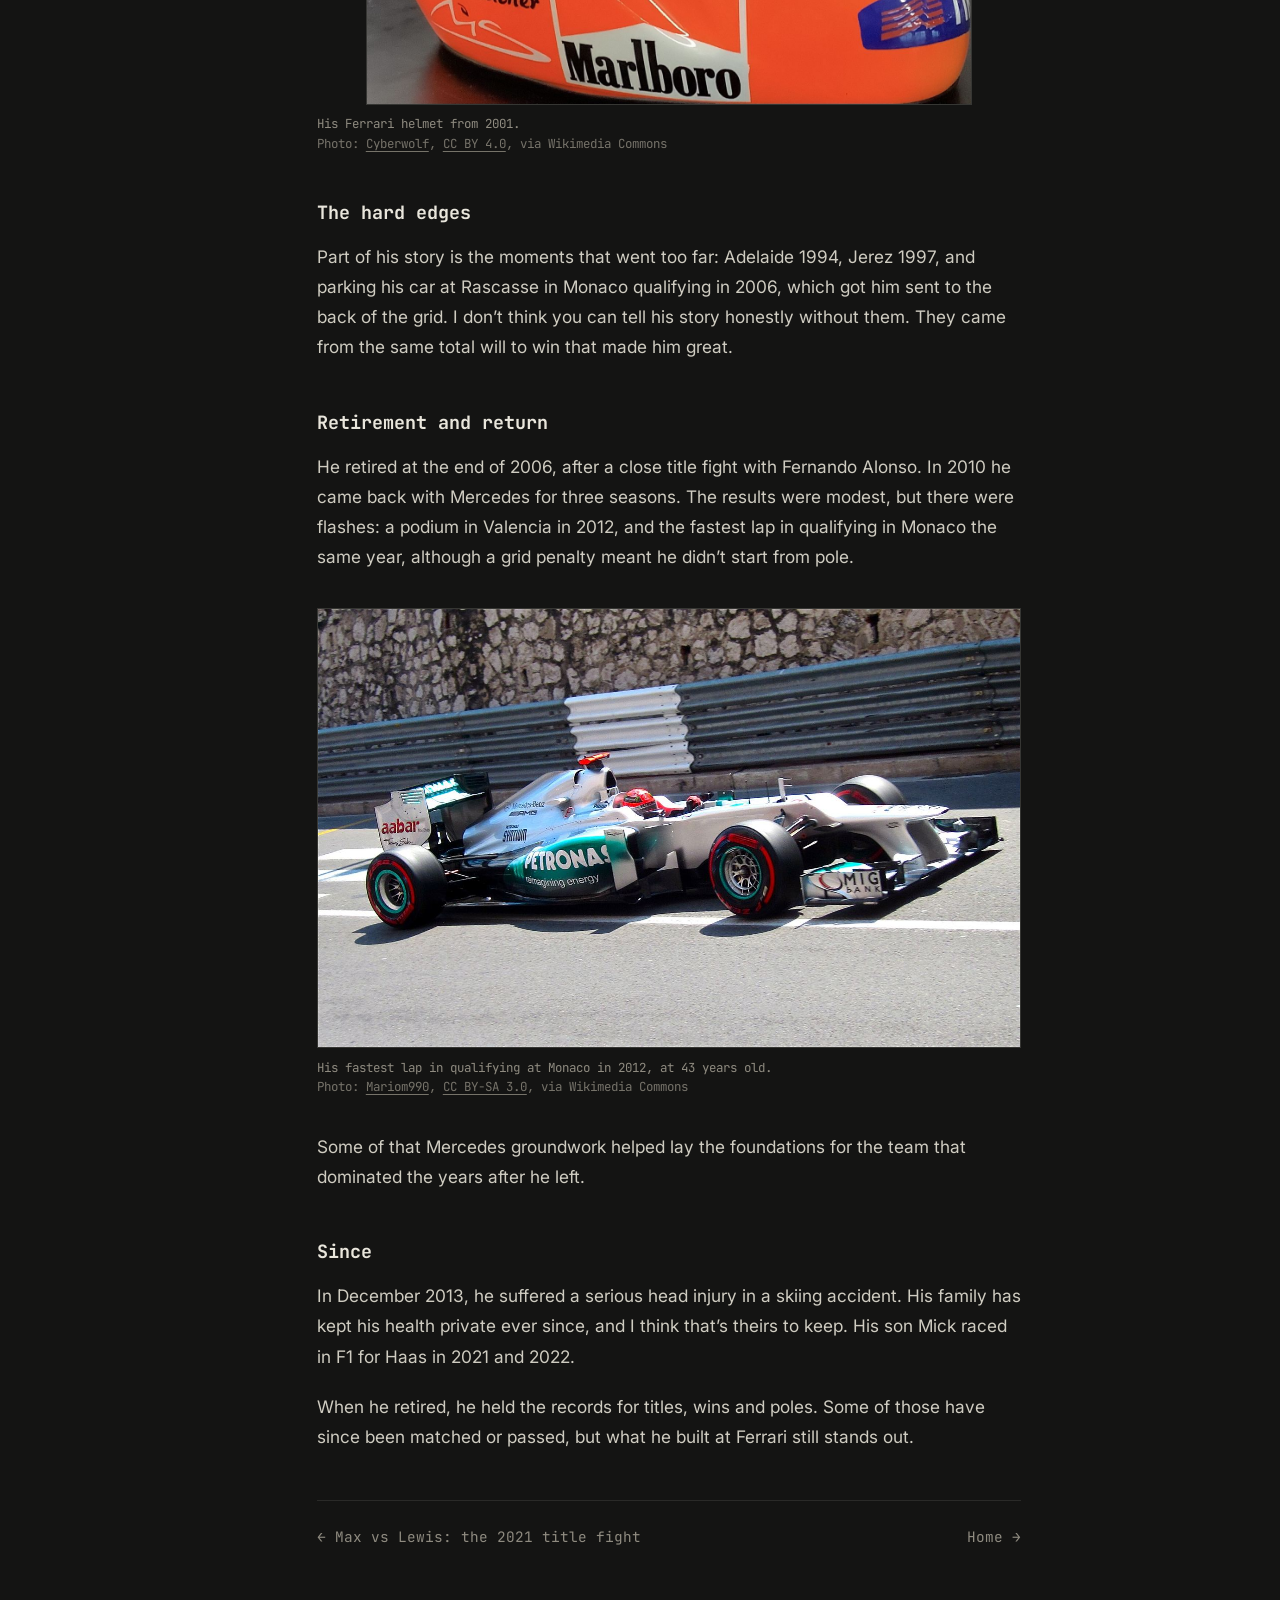
<file: blog/michael-schumacher/index.html>
<!doctype html>
<html lang="en">
<head>
<meta charset="utf-8" />
<meta name="viewport" content="width=device-width, initial-scale=1" />
<title>Michael Schumacher: building a dynasty · Avinash Kamadri</title>
<meta name="description" content="Seven titles, 91 wins, and how he turned Ferrari back into a winning team." />
<!-- meta:start -->
<link rel="canonical" href="https://avinashk.in/blog/michael-schumacher/" />
<link rel="icon" href="/favicon.svg" type="image/svg+xml" />
<link rel="alternate" type="application/rss+xml" title="Avinash Kamadri" href="/feed.xml" />
<meta property="og:type" content="article" />
<meta property="og:site_name" content="Avinash Kamadri" />
<meta property="og:title" content="Michael Schumacher: building a dynasty" />
<meta property="og:description" content="Seven titles, 91 wins, and how he turned Ferrari back into a winning team." />
<meta property="og:url" content="https://avinashk.in/blog/michael-schumacher/" />
<meta property="og:image" content="https://avinashk.in/og/michael-schumacher.png" />
<meta property="og:image:width" content="1200" />
<meta property="og:image:height" content="630" />
<meta name="twitter:card" content="summary_large_image" />
<meta property="article:published_time" content="2026-10-03" />
<meta property="article:author" content="Avinash Kamadri" />
<!-- meta:end -->
<link rel="preconnect" href="https://fonts.googleapis.com" />
<link rel="preconnect" href="https://fonts.gstatic.com" crossorigin />
<link href="https://fonts.googleapis.com/css2?family=Inter:wght@400;500;600&family=JetBrains+Mono:wght@400;500;700&display=swap" rel="stylesheet" />
<link rel="stylesheet" href="/blog/blog.css" />
<script>try { if (localStorage.getItem("theme") === "light") document.documentElement.dataset.theme = "light"; } catch (e) {}</script>
<script src="/assets/pixel.js" defer></script>
<script src="/blog/blog.js" defer></script>
</head>
<body>
  <header class="top">
    <a href="/" aria-label="Home"><svg class="mascot" data-pixel="dragon" aria-hidden="true"></svg></a>
    <nav aria-label="Site">
      <a href="/"><kbd>[H]</kbd> Home</a>
      <a href="/blog/" aria-current="page"><kbd>[B]</kbd> Blog</a>
      <a href="/resume/"><kbd>[R]</kbd> Resume</a>
      <a href="/#term"><kbd>[T]</kbd> Terminal</a>
    </nav>
    <a class="cta" href="mailto:avinashkamadri16@gmail.com">Say hello</a>
  </header>

  <div class="grid post-head-wrap">
    <div class="col post-head">
      <svg class="post-icon" data-pixel="trophy" aria-hidden="true"></svg>
      <span class="tag">F1</span>
      <h1>Michael Schumacher: building a dynasty</h1>
      <p class="dek">Seven titles, 91 wins, and how he turned Ferrari back into a winning team.</p>
      <dl class="meta">
        <div><dt>Author</dt><dd>Avinash Kamadri</dd></div>
        <div><dt>Published</dt><dd><time datetime="2026-10-03">Oct 3, 2026</time></dd></div>
        <div><dt>Reading time</dt><dd data-reading>3 min</dd></div>
      </dl>
    </div>
  </div>

  <div class="grid body">
    <aside class="rail" aria-label="On this page">
      <div class="rail-in">
        <div>
          <p class="rail-title">Michael Schumacher: building a dynasty</p>
          <p class="lbl">Tree</p>
          <ol class="tree" id="tree"></ol>
          <p class="bar" id="bar" aria-hidden="true"></p>
          <p class="lbl keys">Press J / K to jump</p>
        </div>
        <div class="share">
          <p class="lbl">Share</p>
          <ul>
            <li><a id="share-x" href="#" target="_blank" rel="noopener">X.com</a></li>
            <li><a id="share-li" href="#" target="_blank" rel="noopener">LinkedIn</a></li>
            <li><a id="share-mail" href="#">Email</a></li>
            <li><button type="button" id="copy-url">Copy URL</button></li>
            <li><button type="button" id="copy-md">Copy markdown</button></li>
          </ul>
        </div>
      </div>
    </aside>

    <article>
      <p class="draft">Draft: a fan&rsquo;s take. Check the details and make it your own before publishing.</p>

      <p>Before Lewis Hamilton, there was one name for the greatest driver in Formula 1. Michael Schumacher won seven world titles and 91 races, and he changed what people expected from a driver: fitness, endless testing and working with the team as hard as on the track.</p>

      <h2>Arrival</h2>
      <p>His debut came at Spa in 1991, standing in for a Jordan driver at short notice. He qualified seventh, which nobody expected, and Benetton signed him before the next race. His first win came at Spa a year later.</p>

      <h2>Benetton titles</h2>
      <p>He won the championship with Benetton in 1994 and again in 1995. The 1994 title was settled in Adelaide, when he and Damon Hill collided and both retired, leaving Michael champion by one point. That pattern, brilliant and sometimes ruthless, would follow him through his career.</p>
      <figure>
        <img src="/blog/img/schumacher-1.jpg" width="1400" height="881" loading="lazy" decoding="async" alt="Michael Schumacher driving the Benetton B195 at the 1995 British Grand Prix" />
        <figcaption>The Benetton B195 at Silverstone in 1995, the year of his second title. <span class="credit">Photo: <a href="https://commons.wikimedia.org/wiki/File:Michael_Schumacher_-_Benetton_B195_at_Silverstone,_British_GP_1995_(49684425236).jpg">Martin Lee from London, UK</a>, <a href="https://creativecommons.org/licenses/by-sa/2.0">CC BY-SA 2.0</a>, via Wikimedia Commons</span></figcaption>
      </figure>

      <h2>Rebuilding Ferrari</h2>
      <p>In 1996 he moved to Ferrari, a team that hadn&rsquo;t won the drivers&rsquo; title since 1979. Together with Jean Todt, Ross Brawn and designer Rory Byrne, he rebuilt it piece by piece.</p>
      <p>It wasn&rsquo;t quick. In 1997 he collided with Jacques Villeneuve at the final race in Jerez while fighting for the title, and was excluded from that year&rsquo;s championship results. In 1999 he broke his leg in a crash at Silverstone.</p>
      <h3>Five in a row</h3>
      <p>Then it clicked. In 2000 he won Ferrari&rsquo;s first drivers&rsquo; title in 21 years, and he won again in 2001, 2002, 2003 and 2004. In 2004 he won 13 of the 18 races.</p>
      <figure>
        <img src="/blog/img/schumacher-2.jpg" width="1400" height="933" loading="lazy" decoding="async" alt="Michael Schumacher driving a Ferrari at the 2004 United States Grand Prix" />
        <figcaption>At Indianapolis in 2004, the most dominant season of his career. <span class="credit">Photo: <a href="https://commons.wikimedia.org/wiki/File:Michael_Schumacher_Ferrari_2004.jpg">Rick Dikeman</a>, <a href="http://creativecommons.org/licenses/by-sa/3.0/">CC BY-SA 3.0</a>, via Wikimedia Commons</span></figcaption>
      </figure>
      <figure>
        <img src="/blog/img/schumacher-3.jpg" width="1400" height="1330" loading="lazy" decoding="async" alt="Michael Schumacher&#x27;s red Ferrari helmet from 2001" />
        <figcaption>His Ferrari helmet from 2001. <span class="credit">Photo: <a href="https://commons.wikimedia.org/wiki/File:Ferrari_helmet_of_Michael_Schumacher,_2001.jpg">Cyberwolf</a>, <a href="https://creativecommons.org/licenses/by/4.0">CC BY 4.0</a>, via Wikimedia Commons</span></figcaption>
      </figure>

      <h2>The hard edges</h2>
      <p>Part of his story is the moments that went too far: Adelaide 1994, Jerez 1997, and parking his car at Rascasse in Monaco qualifying in 2006, which got him sent to the back of the grid. I don&rsquo;t think you can tell his story honestly without them. They came from the same total will to win that made him great.</p>

      <h2>Retirement and return</h2>
      <p>He retired at the end of 2006, after a close title fight with Fernando Alonso. In 2010 he came back with Mercedes for three seasons. The results were modest, but there were flashes: a podium in Valencia in 2012, and the fastest lap in qualifying in Monaco the same year, although a grid penalty meant he didn&rsquo;t start from pole.</p>
      <figure>
        <img src="/blog/img/schumacher-4.jpg" width="1400" height="875" loading="lazy" decoding="async" alt="Michael Schumacher in the Mercedes at Monaco during qualifying in 2012" />
        <figcaption>His fastest lap in qualifying at Monaco in 2012, at 43 years old. <span class="credit">Photo: <a href="https://commons.wikimedia.org/wiki/File:Michael_Schumacher_pole_lap_monaco_2012.JPG">Mariom990</a>, <a href="https://creativecommons.org/licenses/by-sa/3.0">CC BY-SA 3.0</a>, via Wikimedia Commons</span></figcaption>
      </figure>
      <p>Some of that Mercedes groundwork helped lay the foundations for the team that dominated the years after he left.</p>

      <h2>Since</h2>
      <p>In December 2013, he suffered a serious head injury in a skiing accident. His family has kept his health private ever since, and I think that&rsquo;s theirs to keep. His son Mick raced in F1 for Haas in 2021 and 2022.</p>
      <p>When he retired, he held the records for titles, wins and poles. Some of those have since been matched or passed, but what he built at Ferrari still stands out.</p>
      <nav class="post-nav" aria-label="More posts"></nav>
    </article>
  </div>
<!-- Cloudflare Web Analytics --><script type='module' src='https://static.cloudflareinsights.com/beacon.min.js' data-cf-beacon='{"token": "6054816b2ec243258b588cc30bf32b37"}'></script><!-- End Cloudflare Web Analytics -->
</body>
</html>
</file>
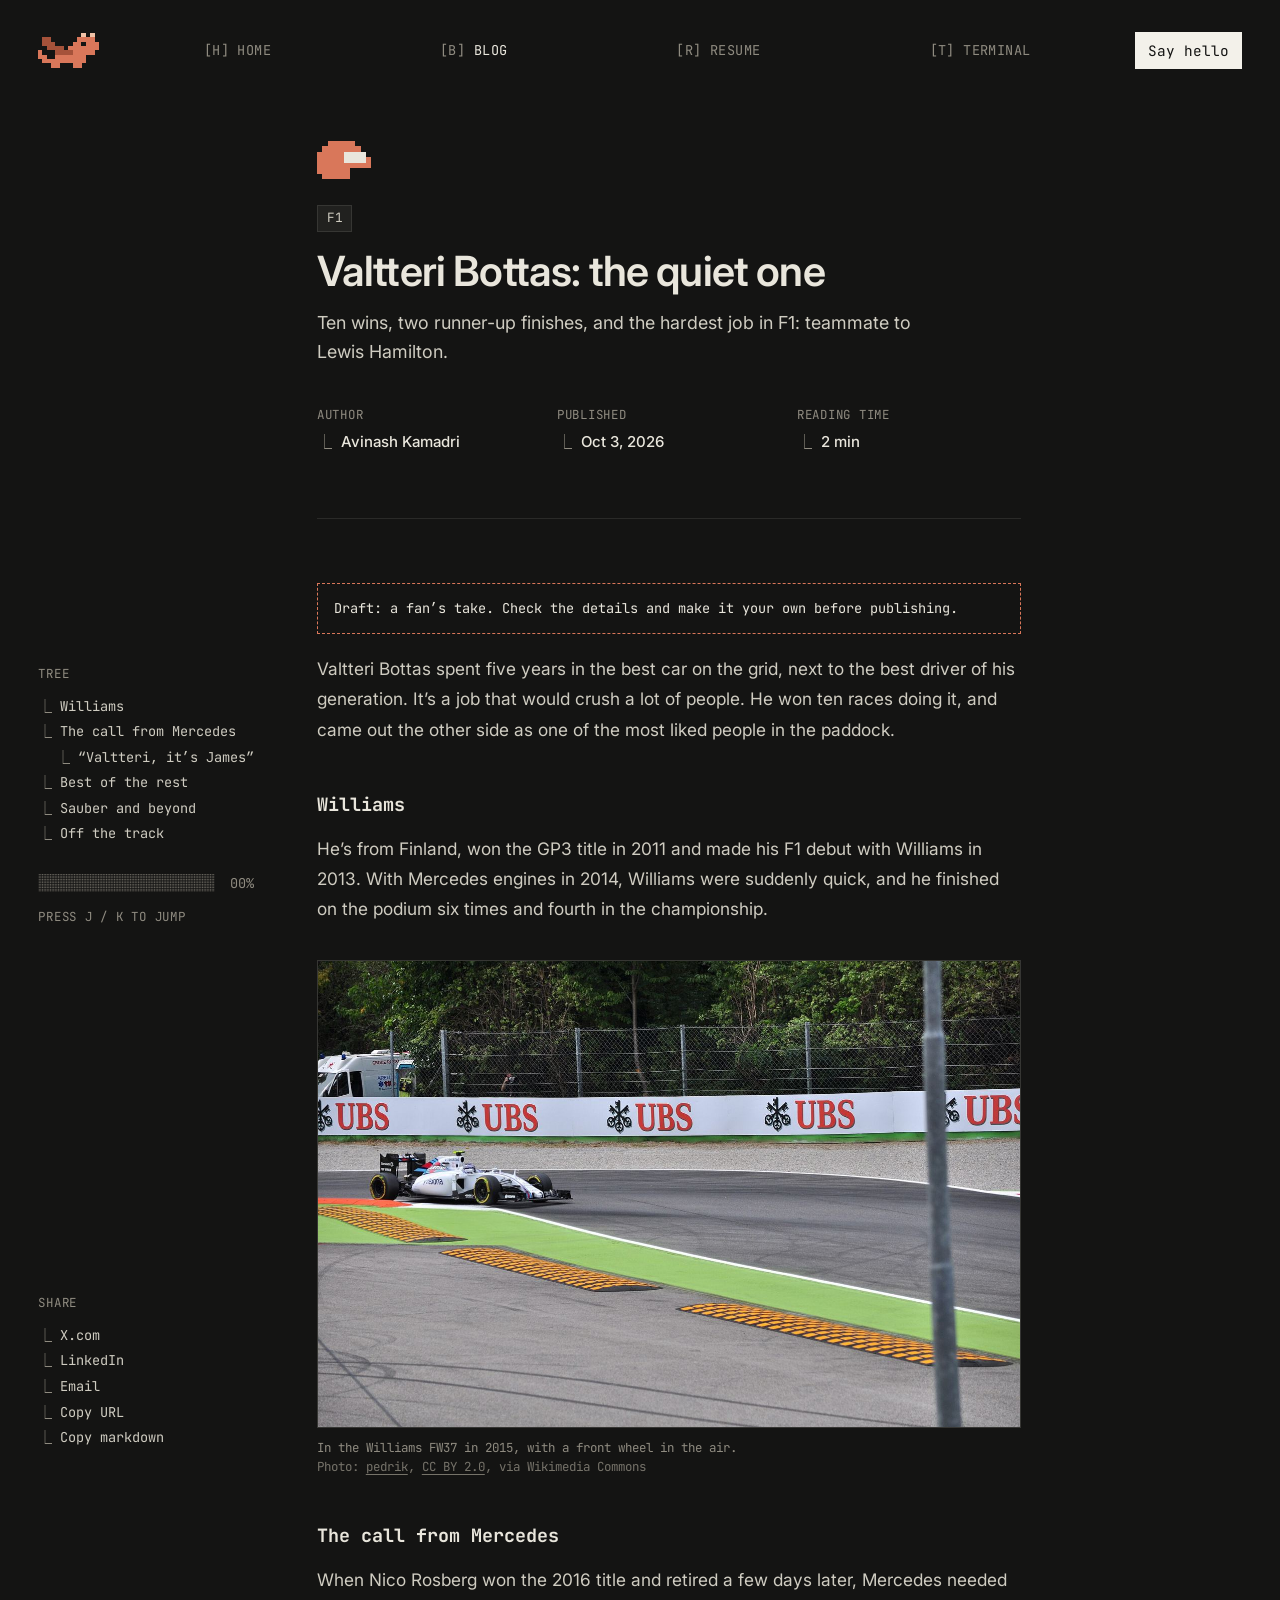
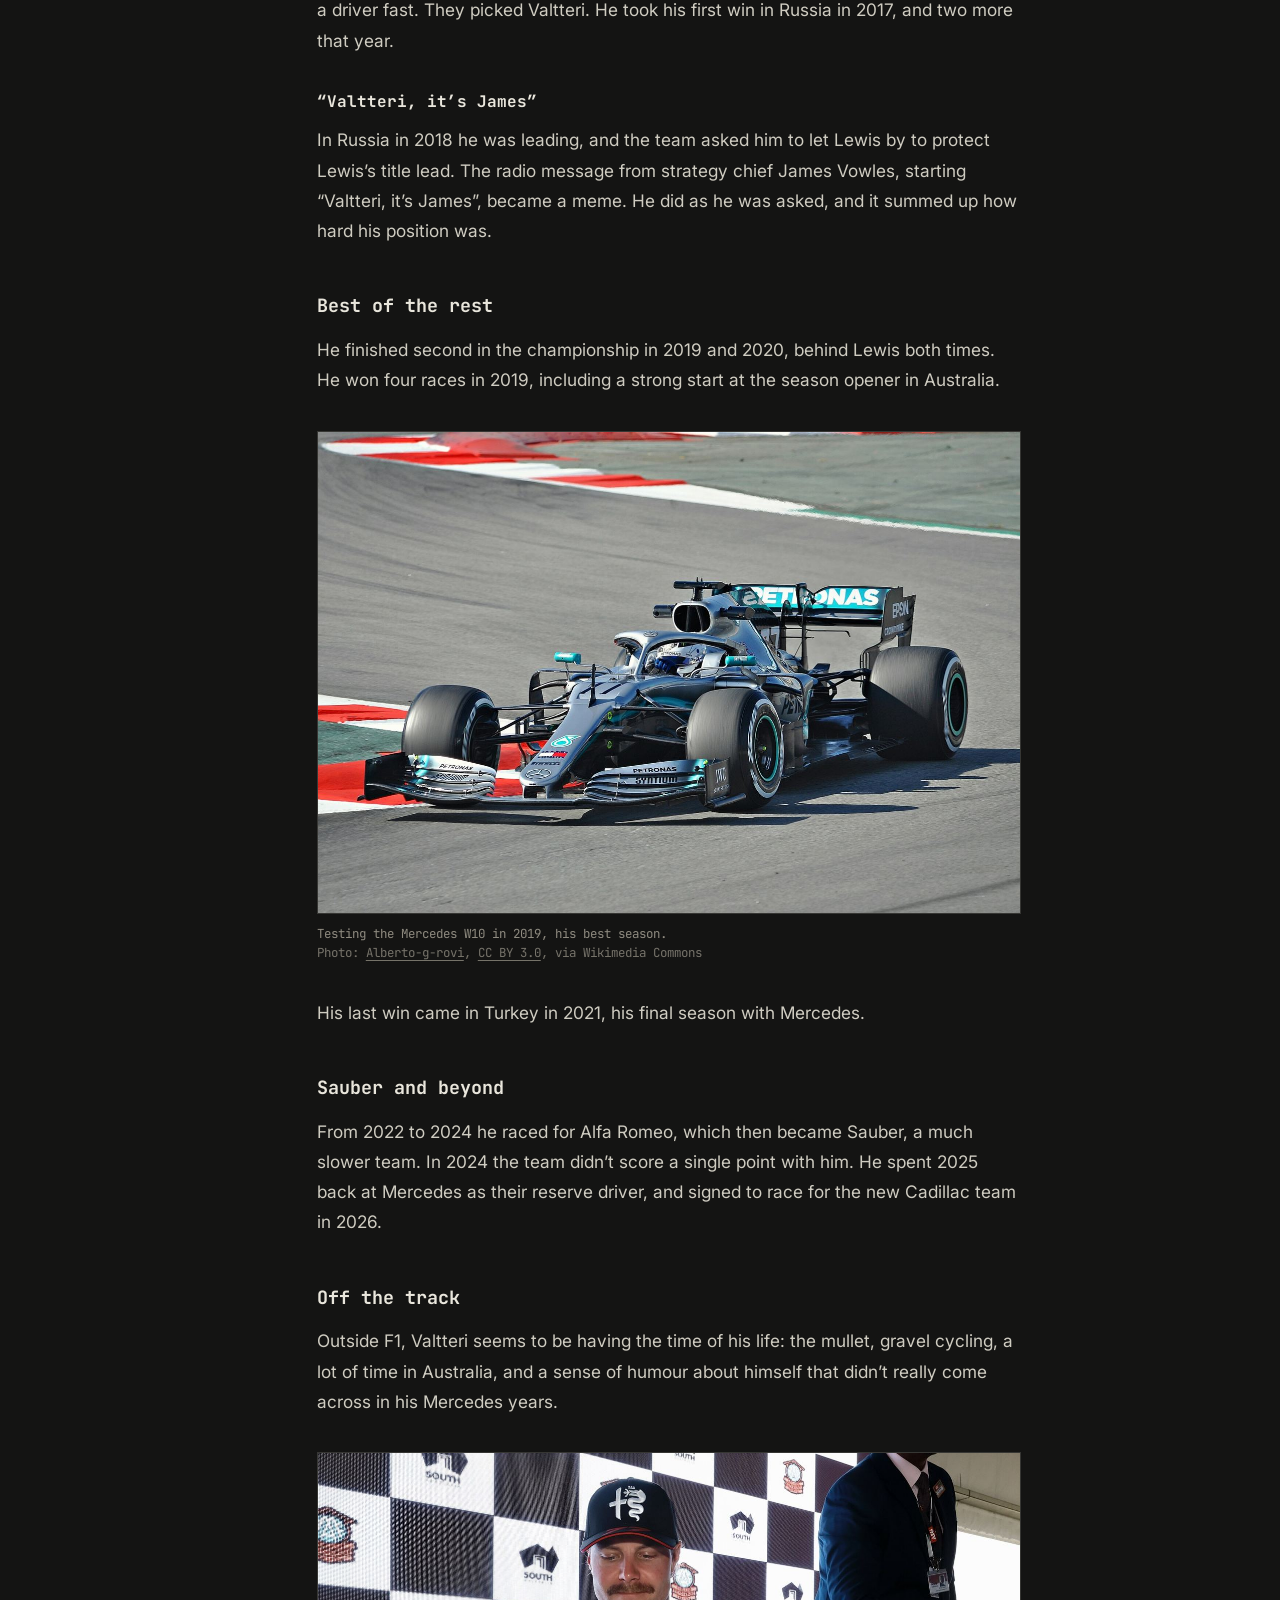
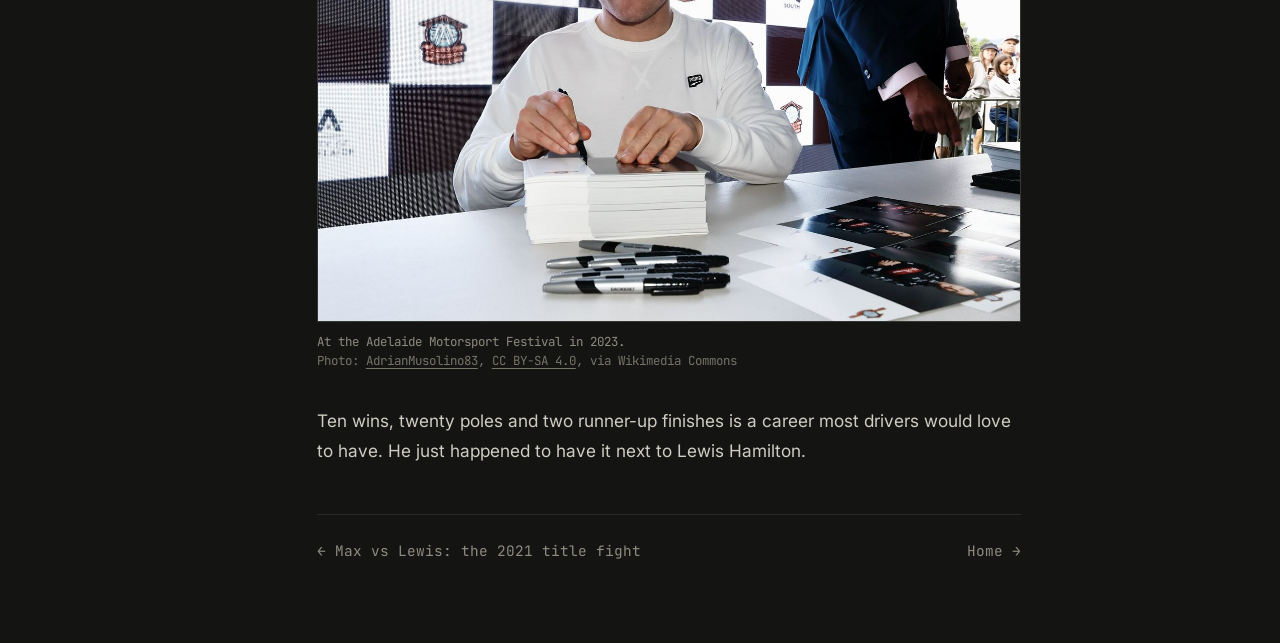
<file: blog/valtteri-bottas/index.html>
<!doctype html>
<html lang="en">
<head>
<meta charset="utf-8" />
<meta name="viewport" content="width=device-width, initial-scale=1" />
<title>Valtteri Bottas: the quiet one · Avinash Kamadri</title>
<meta name="description" content="Ten wins, two runner-up finishes, and the hardest job in F1: teammate to Lewis Hamilton." />
<!-- meta:start -->
<link rel="canonical" href="https://avinashk.in/blog/valtteri-bottas/" />
<link rel="icon" href="/favicon.svg" type="image/svg+xml" />
<link rel="alternate" type="application/rss+xml" title="Avinash Kamadri" href="/feed.xml" />
<meta property="og:type" content="article" />
<meta property="og:site_name" content="Avinash Kamadri" />
<meta property="og:title" content="Valtteri Bottas: the quiet one" />
<meta property="og:description" content="Ten wins, two runner-up finishes, and the hardest job in F1: teammate to Lewis Hamilton." />
<meta property="og:url" content="https://avinashk.in/blog/valtteri-bottas/" />
<meta property="og:image" content="https://avinashk.in/og/valtteri-bottas.png" />
<meta property="og:image:width" content="1200" />
<meta property="og:image:height" content="630" />
<meta name="twitter:card" content="summary_large_image" />
<meta property="article:published_time" content="2026-10-03" />
<meta property="article:author" content="Avinash Kamadri" />
<!-- meta:end -->
<link rel="preconnect" href="https://fonts.googleapis.com" />
<link rel="preconnect" href="https://fonts.gstatic.com" crossorigin />
<link href="https://fonts.googleapis.com/css2?family=Inter:wght@400;500;600&family=JetBrains+Mono:wght@400;500;700&display=swap" rel="stylesheet" />
<link rel="stylesheet" href="/blog/blog.css" />
<script>try { if (localStorage.getItem("theme") === "light") document.documentElement.dataset.theme = "light"; } catch (e) {}</script>
<script src="/assets/pixel.js" defer></script>
<script src="/blog/blog.js" defer></script>
</head>
<body>
  <header class="top">
    <a href="/" aria-label="Home"><svg class="mascot" data-pixel="dragon" aria-hidden="true"></svg></a>
    <nav aria-label="Site">
      <a href="/"><kbd>[H]</kbd> Home</a>
      <a href="/blog/" aria-current="page"><kbd>[B]</kbd> Blog</a>
      <a href="/resume/"><kbd>[R]</kbd> Resume</a>
      <a href="/#term"><kbd>[T]</kbd> Terminal</a>
    </nav>
    <a class="cta" href="mailto:avinashkamadri16@gmail.com">Say hello</a>
  </header>

  <div class="grid post-head-wrap">
    <div class="col post-head">
      <svg class="post-icon" data-pixel="helmet" aria-hidden="true"></svg>
      <span class="tag">F1</span>
      <h1>Valtteri Bottas: the quiet one</h1>
      <p class="dek">Ten wins, two runner-up finishes, and the hardest job in F1: teammate to Lewis Hamilton.</p>
      <dl class="meta">
        <div><dt>Author</dt><dd>Avinash Kamadri</dd></div>
        <div><dt>Published</dt><dd><time datetime="2026-10-03">Oct 3, 2026</time></dd></div>
        <div><dt>Reading time</dt><dd data-reading>2 min</dd></div>
      </dl>
    </div>
  </div>

  <div class="grid body">
    <aside class="rail" aria-label="On this page">
      <div class="rail-in">
        <div>
          <p class="rail-title">Valtteri Bottas: the quiet one</p>
          <p class="lbl">Tree</p>
          <ol class="tree" id="tree"></ol>
          <p class="bar" id="bar" aria-hidden="true"></p>
          <p class="lbl keys">Press J / K to jump</p>
        </div>
        <div class="share">
          <p class="lbl">Share</p>
          <ul>
            <li><a id="share-x" href="#" target="_blank" rel="noopener">X.com</a></li>
            <li><a id="share-li" href="#" target="_blank" rel="noopener">LinkedIn</a></li>
            <li><a id="share-mail" href="#">Email</a></li>
            <li><button type="button" id="copy-url">Copy URL</button></li>
            <li><button type="button" id="copy-md">Copy markdown</button></li>
          </ul>
        </div>
      </div>
    </aside>

    <article>
      <p class="draft">Draft: a fan&rsquo;s take. Check the details and make it your own before publishing.</p>

      <p>Valtteri Bottas spent five years in the best car on the grid, next to the best driver of his generation. It&rsquo;s a job that would crush a lot of people. He won ten races doing it, and came out the other side as one of the most liked people in the paddock.</p>

      <h2>Williams</h2>
      <p>He&rsquo;s from Finland, won the GP3 title in 2011 and made his F1 debut with Williams in 2013. With Mercedes engines in 2014, Williams were suddenly quick, and he finished on the podium six times and fourth in the championship.</p>
      <figure>
        <img src="/blog/img/bottas-1.jpg" width="1400" height="930" loading="lazy" decoding="async" alt="Valtteri Bottas driving the Williams FW37 with its front right wheel off the ground" />
        <figcaption>In the Williams FW37 in 2015, with a front wheel in the air. <span class="credit">Photo: <a href="https://commons.wikimedia.org/wiki/File:Valtteri_Bottas_flying_in_the_Williams_FW37_(21438397122).jpg">pedrik</a>, <a href="https://creativecommons.org/licenses/by/2.0">CC BY 2.0</a>, via Wikimedia Commons</span></figcaption>
      </figure>

      <h2>The call from Mercedes</h2>
      <p>When Nico Rosberg won the 2016 title and retired a few days later, Mercedes needed a driver fast. They picked Valtteri. He took his first win in Russia in 2017, and two more that year.</p>
      <h3>&ldquo;Valtteri, it&rsquo;s James&rdquo;</h3>
      <p>In Russia in 2018 he was leading, and the team asked him to let Lewis by to protect Lewis&rsquo;s title lead. The radio message from strategy chief James Vowles, starting &ldquo;Valtteri, it&rsquo;s James&rdquo;, became a meme. He did as he was asked, and it summed up how hard his position was.</p>

      <h2>Best of the rest</h2>
      <p>He finished second in the championship in 2019 and 2020, behind Lewis both times. He won four races in 2019, including a strong start at the season opener in Australia.</p>
      <figure>
        <img src="/blog/img/bottas-2.jpg" width="1400" height="960" loading="lazy" decoding="async" alt="Valtteri Bottas driving the Mercedes W10 during pre-season testing in 2019" />
        <figcaption>Testing the Mercedes W10 in 2019, his best season. <span class="credit">Photo: <a href="https://commons.wikimedia.org/wiki/File:Valtteri_Bottas-Mercedes_AMG-2019_(1).jpg">Alberto-g-rovi</a>, <a href="https://creativecommons.org/licenses/by/3.0">CC BY 3.0</a>, via Wikimedia Commons</span></figcaption>
      </figure>
      <p>His last win came in Turkey in 2021, his final season with Mercedes.</p>

      <h2>Sauber and beyond</h2>
      <p>From 2022 to 2024 he raced for Alfa Romeo, which then became Sauber, a much slower team. In 2024 the team didn&rsquo;t score a single point with him. He spent 2025 back at Mercedes as their reserve driver, and signed to race for the new Cadillac team in 2026.</p>

      <h2>Off the track</h2>
      <p>Outside F1, Valtteri seems to be having the time of his life: the mullet, gravel cycling, a lot of time in Australia, and a sense of humour about himself that didn&rsquo;t really come across in his Mercedes years.</p>
      <figure>
        <img src="/blog/img/bottas-3.jpg" width="1400" height="933" loading="lazy" decoding="async" alt="Valtteri Bottas at the 2023 Adelaide Motorsport Festival" />
        <figcaption>At the Adelaide Motorsport Festival in 2023. <span class="credit">Photo: <a href="https://commons.wikimedia.org/wiki/File:Valtteri_Bottas_at_Adelaide_Motorsport_Festival.jpg">AdrianMusolino83</a>, <a href="https://creativecommons.org/licenses/by-sa/4.0">CC BY-SA 4.0</a>, via Wikimedia Commons</span></figcaption>
      </figure>
      <p>Ten wins, twenty poles and two runner-up finishes is a career most drivers would love to have. He just happened to have it next to Lewis Hamilton.</p>
      <nav class="post-nav" aria-label="More posts"></nav>
    </article>
  </div>
<!-- Cloudflare Web Analytics --><script type='module' src='https://static.cloudflareinsights.com/beacon.min.js' data-cf-beacon='{"token": "6054816b2ec243258b588cc30bf32b37"}'></script><!-- End Cloudflare Web Analytics -->
</body>
</html>
</file>
<file: blog/blog.css>
/* Shared styles for /blog/ and every post. Tokens match the home page. */
:root {
  --bg: #141413;
  --fg: #e9e6dc;
  --body: #cfccc1;
  --dim: #8f8b80;
  --line: rgba(233, 230, 220, 0.1);
  --code-bg: rgba(233, 230, 220, 0.06);
  --inv-bg: #f3f1ea;
  --inv-fg: #141413;
  --accent: #d9775a;
  --mono: "JetBrains Mono", ui-monospace, "SFMono-Regular", Menlo, Consolas, monospace;
  --sans: "Inter", ui-sans-serif, system-ui, "Segoe UI", Roboto, Helvetica, Arial, sans-serif;
}
:root[data-theme="light"] {
  --bg: #f5f3ec;
  --fg: #1f1e1b;
  --body: #34322d;
  --dim: #6f6b62;
  --line: rgba(31, 30, 27, 0.13);
  --code-bg: rgba(31, 30, 27, 0.06);
  --inv-bg: #1f1e1b;
  --inv-fg: #f5f3ec;
  --accent: #c4613f;
}
*, *::before, *::after { box-sizing: border-box; }
html { scroll-behavior: smooth; }
@media (prefers-reduced-motion: reduce) { html { scroll-behavior: auto; } }
body {
  margin: 0; background: var(--bg); color: var(--fg);
  font-family: var(--mono); font-size: 15px; line-height: 1.6; -webkit-font-smoothing: antialiased;
}
a { color: inherit; }
button { font: inherit; color: inherit; background: none; border: 0; padding: 0; cursor: pointer; text-align: left; }
:focus-visible { outline: 2px solid var(--accent); outline-offset: 3px; }
kbd { font: inherit; color: var(--dim); }

/* ── Top bar ─────────────────────────────────────── */
.top {
  display: grid; grid-template-columns: auto 1fr auto; align-items: center; gap: 2rem;
  padding: 2rem 2.4rem 0;
}
.top .mascot { width: 3.8rem; height: auto; display: block; overflow: visible; }
.top nav { display: flex; justify-content: space-around; gap: 1.5rem; flex-wrap: wrap; }
.top nav a { text-decoration: none; text-transform: uppercase; font-size: 0.85rem; letter-spacing: 0.03em; color: var(--dim); }
.top nav a:hover, .top nav a[aria-current="page"] { color: var(--fg); }
.top nav a:hover kbd { color: var(--accent); }
.cta { display: inline-block; padding: 0.45rem 0.8rem; background: var(--inv-bg); color: var(--inv-fg); text-decoration: none; font-size: 0.9rem; }
.cta:hover { background: var(--accent); color: #141413; }

/* ── Post header ─────────────────────────────────── */
.grid { display: grid; grid-template-columns: minmax(15rem, 1fr) minmax(0, 44rem) minmax(0, 1fr); column-gap: 2.4rem; padding: 0 2.4rem; }
.grid > .col { grid-column: 2; min-width: 0; }
.post-head { padding: 4.5rem 0 4rem; border-bottom: 1px solid var(--line); }
.post-icon { width: 3.4rem; height: auto; display: block; color: var(--fg); margin-bottom: 1.6rem; }
.tag { display: inline-block; padding: 0.15rem 0.55rem; border: 1px solid var(--line); background: var(--code-bg); font-size: 0.8rem; color: var(--body); }
h1 {
  margin: 1rem 0 0.9rem; font-family: var(--sans); font-weight: 600; letter-spacing: -0.02em;
  font-size: clamp(1.9rem, 3.4vw, 2.6rem); line-height: 1.12;
}
.dek { margin: 0; font-family: var(--sans); font-size: 1.12rem; color: var(--body); max-width: 40rem; }
.meta { display: grid; grid-template-columns: repeat(3, minmax(0, 1fr)); gap: 1rem; margin: 2.4rem 0 0; }
.meta dt { font-size: 0.78rem; text-transform: uppercase; letter-spacing: 0.06em; color: var(--dim); }
.meta dd { margin: 0.3rem 0 0; font-family: var(--sans); font-weight: 500; }
.meta dd::before { content: "\23BF  "; font-family: var(--mono); color: var(--dim); font-weight: 400; }

/* ── Body: rail + article ────────────────────────── */
.body { padding-top: 4rem; }
.rail { grid-column: 1; }
.rail-in {
  position: sticky; top: 0; height: 100svh; padding: 2rem 0 2rem;
  display: flex; flex-direction: column; justify-content: space-between; font-size: 0.85rem;
}
.rail-title { margin: 0 0 1.4rem; font-family: var(--sans); font-weight: 600; font-size: 1.05rem; color: var(--fg); opacity: 0; transition: opacity 0.3s; }
.rail-title.on { opacity: 1; }
.lbl { margin: 0 0 0.6rem; font-size: 0.78rem; text-transform: uppercase; letter-spacing: 0.06em; color: var(--dim); }
.tree { list-style: none; margin: 0; padding: 0; }
.tree a { display: block; padding: 0.12rem 0; text-decoration: none; color: var(--body); }
.tree a::before { content: "\23BF  "; color: var(--dim); }
.tree a.sub { padding-left: 1.1rem; }
.tree a:hover { color: var(--fg); }
.tree a.on { color: var(--fg); font-weight: 700; }
.bar { margin: 1.6rem 0 0.8rem; color: var(--dim); white-space: pre; font-variant-numeric: tabular-nums; }
.bar b { color: var(--fg); font-weight: 400; }
.share ul { list-style: none; margin: 0; padding: 0; }
.share a, .share button { display: block; padding: 0.12rem 0; text-decoration: none; color: var(--body); }
.share a::before, .share button::before { content: "\23BF  "; color: var(--dim); }
.share a:hover, .share button:hover { color: var(--accent); }

article { grid-column: 2; min-width: 0; padding-bottom: 5rem; font-family: var(--sans); font-size: 1.08rem; line-height: 1.75; color: var(--body); }
article p, article ul, article ol { margin: 0 0 1.25rem; }
article li { margin-bottom: 0.4rem; }
article h2, article h3 { font-family: var(--mono); color: var(--fg); line-height: 1.35; scroll-margin-top: 1.5rem; }
article h2 { margin: 3rem 0 1rem; font-size: 1.15rem; }
article h3 { margin: 2.2rem 0 0.8rem; font-size: 1rem; }
article a { color: var(--fg); text-underline-offset: 3px; }
article a:hover { color: var(--accent); }
article strong { color: var(--fg); font-weight: 600; }
article code { font-family: var(--mono); font-size: 0.86em; padding: 0.1em 0.35em; background: var(--code-bg); border: 1px solid var(--line); color: var(--fg); }
article pre { margin: 0 0 1.4rem; padding: 1rem 1.1rem; overflow-x: auto; background: var(--code-bg); border: 1px solid var(--line); font-size: 0.85rem; line-height: 1.6; }
article pre code { padding: 0; border: 0; background: none; font-size: inherit; }
article figure { margin: 2.2rem 0; }
article figure img { display: block; width: auto; max-width: 100%; max-height: 36rem; height: auto; margin: 0 auto; border: 1px solid var(--line); background: var(--code-bg); }
article figcaption { margin-top: 0.6rem; font-family: var(--mono); font-size: 0.78rem; line-height: 1.55; color: var(--dim); }
article figcaption .credit { display: block; opacity: 0.8; }
article figcaption a { color: inherit; }
.draft { padding: 0.8rem 1rem; border: 1px dashed var(--accent); font-family: var(--mono); font-size: 0.85rem; color: var(--fg); }
.post-nav { display: flex; justify-content: space-between; gap: 1rem; flex-wrap: wrap; margin-top: 3rem; padding-top: 1.4rem; border-top: 1px solid var(--line); font-family: var(--mono); font-size: 0.9rem; }
.post-nav a { text-decoration: none; color: var(--dim); }
.post-nav a:hover { color: var(--fg); }

/* ── Blog index rows ─────────────────────────────── */
.index-head { padding: 4rem 0 2rem; }
.index-head pre { margin: 0; font: inherit; font-size: clamp(0.5rem, 1.25vw, 0.95rem); line-height: 1.2; white-space: pre; overflow: hidden; }
.index-head p { color: var(--dim); max-width: 48ch; }
.rows { list-style: none; margin: 0 0 4rem; padding: 0; border-top: 1px solid var(--line); }
.rows a { display: grid; grid-template-columns: 9.5rem minmax(0, 1fr) auto; gap: 1rem; padding: 0.5rem 0; text-decoration: none; align-items: baseline; }
.rows .d, .rows .m { color: var(--dim); white-space: nowrap; }
.rows .t { font-weight: 500; }
.rows a:hover .t { color: var(--accent); }

/* ── Small screens ───────────────────────────────── */
@media (max-width: 960px) {
  .grid { grid-template-columns: minmax(0, 1fr); padding: 0 1.1rem; }
  .grid > .col, article, .rail { grid-column: 1; }
  .rail-in { position: static; height: auto; padding: 0 0 2rem; border-bottom: 1px solid var(--line); margin-bottom: 2rem; }
  .rail-title, .keys { display: none; }
  .share { margin-top: 1.4rem; }
  .share ul { display: flex; flex-wrap: wrap; gap: 0 1.2rem; }
  .top { grid-template-columns: auto 1fr; padding: 1rem 1.1rem 0; gap: 1rem; }
  .top .cta { display: none; }
  .top nav { justify-content: flex-end; gap: 1rem; }
  .top nav a { font-size: 0.76rem; }
  .top .mascot { width: 2.8rem; }
  .post-head { padding: 2.6rem 0 2.4rem; }
  .body { padding-top: 2rem; }
  .meta { grid-template-columns: 1fr 1fr; }
  .rows a { grid-template-columns: minmax(0, 1fr) auto; gap: 0 0.8rem; }
  .rows .d { grid-column: 1 / -1; font-size: 0.78rem; }
}

/* pixel sprites: fire only shows when the dragon breathes; eyes blink */
svg .fire { opacity: 0; }
svg .eye { animation: blink 4.5s infinite; transform-box: fill-box; transform-origin: center; }
@keyframes blink { 0%, 94%, 100% { transform: scaleY(1); } 96% { transform: scaleY(0.1); } }
@media (prefers-reduced-motion: reduce) { svg .eye { animation: none; } }
</file>
